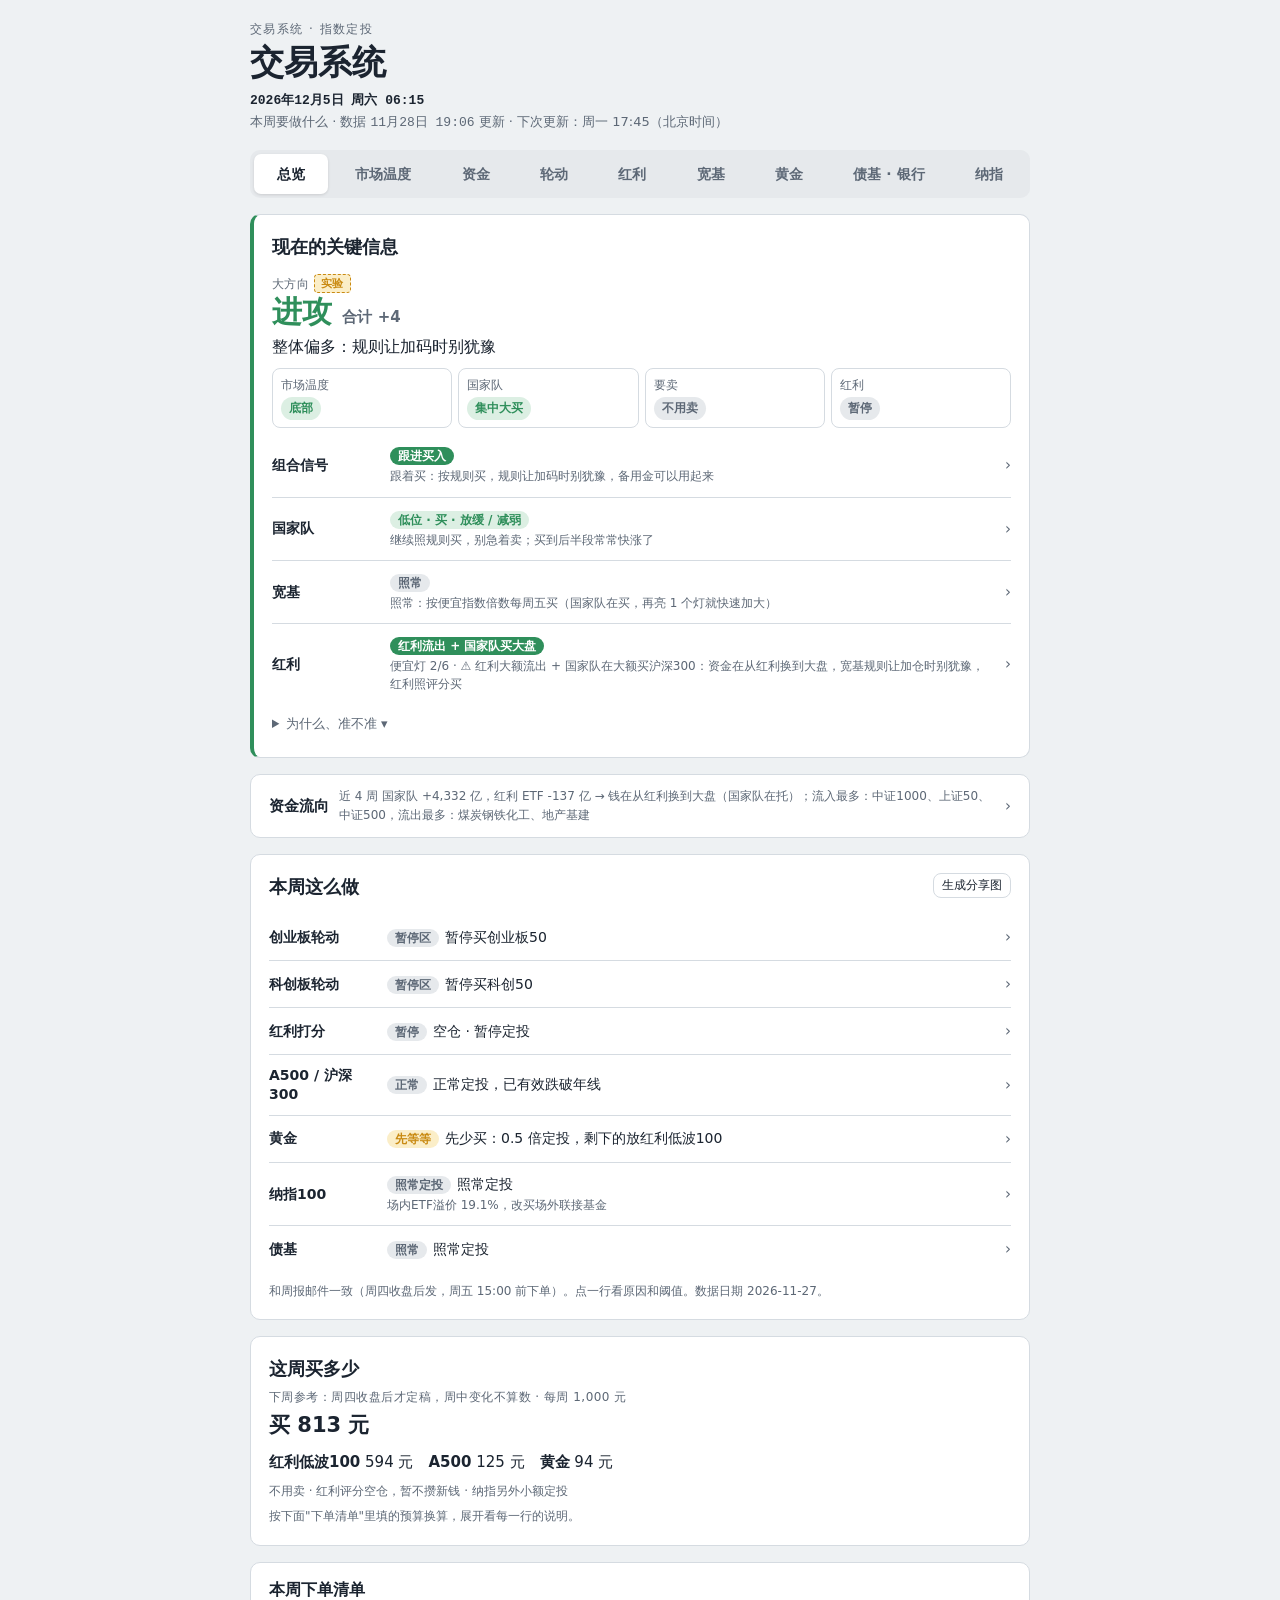
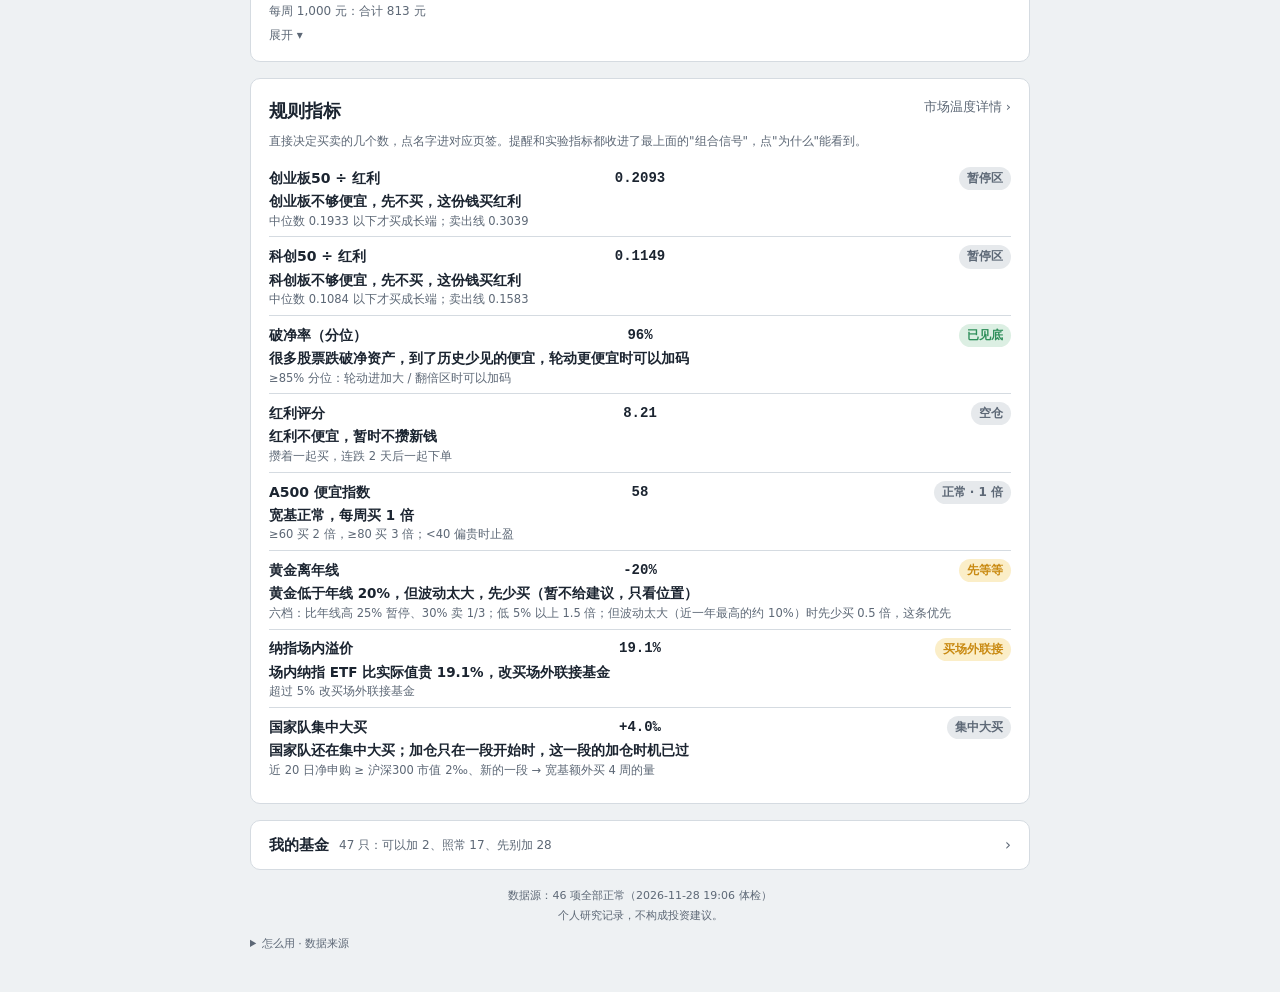
<file: index.html>
<!doctype html>
<html lang="zh-CN">
<head>
<meta charset="utf-8">
<meta name="viewport" content="width=device-width, initial-scale=1, viewport-fit=cover">
<title>交易系统</title>
<link rel="manifest" href="manifest.webmanifest">
<link rel="apple-touch-icon" href="icons/apple-touch-icon.png">
<link rel="icon" type="image/png" href="icons/icon-192.png">
<meta name="theme-color" content="#16294a">
<meta name="apple-mobile-web-app-capable" content="yes">
<meta name="mobile-web-app-capable" content="yes">
<meta name="apple-mobile-web-app-title" content="交易系统">
<meta name="apple-mobile-web-app-status-bar-style" content="default">
<meta name="description" content="几个指数的定投信号，每个交易日自动更新">
<link rel="stylesheet" href="style.css?v=5">
</head>
<body>
<div class="wrap">
<header>
  <div class="eyebrow">交易系统 · 指数定投</div>
  <h1 id="h1">创业板50 ÷ 红利低波100 轮动信号</h1>
  <p id="subRot" hidden>数据每个交易日更新，按周操作（每周五按周四收盘的信号下单）· 更新于 <span class="num" id="updated">—</span></p>
  <p id="subKc" hidden>数据每个交易日更新，按周操作（每周五按周四收盘的信号下单）· 更新于 <span class="num" id="k_updated">—</span></p>
  <p id="subO"><b class="num" id="o_clock" style="color:var(--ink)"></b><br>本周要做什么 · 数据 <span class="num" id="o_data">—</span> 更新 · <span id="o_next"></span></p>
  <p id="subF" hidden>钱最近流到哪个板块、国家队和红利谁在进谁在出 · 只作参考 · 数据 <span class="num" id="f_date">—</span></p>
  <p id="subT" hidden>现在在哪个区间、往哪个方向走 · 只作提醒，不改定投规则 · 数据 <span class="num" id="t_date">—</span></p>
  <p id="subH" hidden>沪深300（000300）· 2005 年以来真实行情 · 估值：市盈率与十年国债 · 数据更新于 <span class="num" id="h_updated">—</span></p>
  <p id="subA" hidden>价格：中证A500（000510）· 估值：沪深300 市盈率与十年国债 · 数据更新于 <span class="num" id="a_updated">—</span></p>
  <p id="subN" hidden>纳斯达克100 指数（美元计价）· 回撤、年线与国内 ETF 溢价率 · 数据更新于 <span class="num" id="n_updated">—</span></p>
  <p id="subG" hidden>黄金ETF（518880）· 压舱石：平时照常买，便宜多入一点，涨得极端卖一部分 · 数据更新于 <span class="num" id="g_updated">—</span></p>
  <p id="subB" hidden>都看十年国债 · 债基：中债7-10年政策性金融债指数类 · 银行：中证银行（实验）· 数据更新于 <span class="num" id="b_updated">—</span></p>
  <p id="subDiv" hidden>每天 200 元为 1 倍 · 四维打分 0~20 分决定买多少 · 先攒着，红利低波100 连跌 2 天后一起买 · 数据更新于 <span class="num" id="dUpdated">—</span></p>
</header>

<div class="tabwrap"><nav class="tabs" role="tablist" aria-label="切换策略">
  <button type="button" role="tab" id="tabO" data-view="overview" aria-selected="true">总览</button>
  <button type="button" role="tab" id="tabT" data-view="temp" aria-selected="false">市场温度</button>
  <button type="button" role="tab" id="tabF" data-view="flow" aria-selected="false">资金</button>
  <button type="button" role="tab" id="tabRot" data-view="rotation" aria-selected="false">轮动</button>
  <button type="button" role="tab" id="tabDiv" data-view="dividend" aria-selected="false">红利</button>
  <button type="button" role="tab" id="tabBroad" data-view="broad" aria-selected="false">宽基</button>
  <button type="button" role="tab" id="tabG" data-view="gold" aria-selected="false">黄金</button>
  <button type="button" role="tab" id="tabB" data-view="bond" aria-selected="false">债基 · 银行</button>
  <button type="button" role="tab" id="tabN" data-view="ndx" aria-selected="false">纳指</button>
</nav></div>
<div class="ranges grp" role="group" aria-label="切换" id="grpSw" hidden></div>
<section class="panel topcard" id="topCard" hidden></section>

<div id="viewO">
<section class="panel topcard" id="vdSec" hidden><h2>现在的关键信息</h2>
  <div id="vdBody"><div class="note">加载中</div></div>
</section>
<a class="panel oneline" href="#flow" id="ovFlowLine" hidden><b>资金流向</b><span class="note" id="ovFlowTxt"></span><span class="chev">›</span></a>
<section class="panel"><h2>本周这么做<button type="button" class="bigbtn" onclick="shareImg('week')">生成分享图</button></h2>
  <div class="todo" id="o_rows"><div class="note">加载中</div></div>
  <p class="note" id="o_note"></p>
</section>
<section class="panel" id="todayCard"><div class="note">加载中</div></section>
<details class="panel fold" id="planSec"><summary>本周下单清单<small id="planSum">加载中</small></summary><div class="pbody">
  <div class="budget">每周预算 <input type="number" id="budget" inputmode="numeric" min="0" step="100" aria-label="每周预算（元）"> 元<span class="note" style="margin:0 0 0 6px">只存在这台手机上</span></div>
  <div class="todo" id="planRows"><div class="note">加载中</div></div>
  <p class="note" id="planNote"></p>
</div></details>
<section class="panel" id="kiSec"><h2>规则指标<a class="hmore" href="#temp">市场温度详情 ›</a></h2>
  <p class="note" style="margin:-6px 0 8px">直接决定买卖的几个数，点名字进对应页签。提醒和实验指标都收进了最上面的"组合信号"，点"为什么"能看到。</p>
  <div id="kiBody"><div class="note">加载中</div></div>
</section>
<div id="o_temp" hidden></div>
<a class="panel oneline" href="funds.html"><b>我的基金</b><span class="note" id="o_my">每只能不能加，含海外小仓位</span><span class="chev">›</span></a>
</div>

<div id="viewT" hidden>
<section class="panel"><h2>现在在哪个区间</h2><div id="t_temp"><div class="note">加载中</div></div></section>
<section class="panel" id="etfh"><h2>国家队资金</h2><p class="note">加载中</p></section>
<section class="panel" id="t_zone"><h2>区间走势</h2><div id="t_zoneBody"><div class="note">加载中</div></div></section>
<section class="panel" id="t_m"><h2>见底信号灯</h2><div id="t_bot"><div class="note">加载中</div></div></section>
<section class="panel" id="tl"><h2>见顶信号灯</h2><p class="note">加载中</p></section>
<section class="panel" id="t_dir"><h2>方向：底部在不在确认</h2><div id="t_dirBody"><div class="note">加载中</div></div></section>
</div>

<div id="viewRot" hidden>
<section class="panel err" id="loadError" hidden>
  <h2>读取数据失败</h2>
  <p id="errMsg" class="note"></p>
  <button type="button" id="retry" style="margin-top:10px;font:inherit;font-weight:700;padding:8px 16px;border-radius:6px;border:1px solid var(--ink);background:var(--ink);color:var(--panel);cursor:pointer">重新读取</button>
</section>

<section class="panel" id="stale" hidden style="border-color:var(--div);background:var(--div-soft)">
  <b>显示的是 <span class="num" id="staleDate"></span> 的数据，已经 <span class="num" id="staleDays"></span> 天没有更新。</b>
  <p class="note" style="margin-top:4px">可能是节假日休市，也可能是自动更新失败。如果不是假期，请到仓库的 Actions 页查看运行记录。</p>
</section>

<section class="panel z-m" id="readout">
  <div class="readout">
    <div>
      <div class="label">当前信号值 · <span class="num" id="asof">—</span></div>
      <div><span class="big num" id="ratio">—</span><span class="delta num" id="delta"></span></div>
      <span class="action" id="action">加载中</span>
    </div>
    <div class="dist">
      <div class="drow"><div class="top"><span>距买入线 <span class="num" id="loTxt"></span>（每周买<span class="gname">创业板50</span>）</span><b class="num" id="dLo"></b></div><div class="bar"><i id="bLo" style="background:var(--grow)"></i></div></div>
      <div class="drow"><div class="top"><span>距加大买入线 <span class="num" id="hiTxt"></span>（多买）</span><b class="num" id="dHi"></b></div><div class="bar"><i id="bHi" style="background:var(--div)"></i></div></div>
      <div class="drow"><div class="top"><span>距卖出线 <span class="num" id="sTxt"></span>（卖 1/3 <span class="gname">创业板50</span>）</span><b class="num" id="dS"></b></div><div class="bar"><i id="bS" style="background:var(--mark)"></i></div></div>
      <div class="label">进度条按信号值变化计，满格 50%</div>
    </div>
  </div>
  <div class="kv">
    <div><div class="label">较上一交易日</div><div class="v" id="cyb">—</div></div>
    <div><div class="label">较 4 周前</div><div class="v" id="hl">—</div></div>
    <div><div class="label">近1500日分位</div><div class="v" id="p1500">—</div></div>
    <div><div class="label">全样本分位</div><div class="v" id="pall">—</div></div>
  </div>
</section>

<section class="panel">
  <h2>信号区间尺</h2>
  <div class="ruler" id="ruler">
    <div class="pin lo" id="pinLo"><span id="pinLoD"></span><b id="pinLoV"></b></div>
    <div class="pin hi" id="pinHi"><span id="pinHiD"></span><b id="pinHiV"></b></div>
    <div class="pin now" id="pinNow"><span>现在</span><b id="pinNowV"></b></div>
    <div class="track" id="track"></div>
  </div>
  <div class="ticks" id="ticks"></div>
  <p class="note" id="sellNote"></p>
</section>

<section class="panel">
  <h2>信号走势</h2>
  <div class="ranges" role="group" aria-label="时间范围" data-for="chart"><button type="button" data-r="1y">近1年</button><button type="button" data-r="3y">近3年</button><button type="button" data-r="all" aria-pressed="true">全部</button></div>
  <div class="chartwrap"><svg class="chart" id="chart" viewBox="0 0 720 300" role="img" style="touch-action:pan-y" aria-label="信号值历史走势"></svg><div class="tip" hidden></div></div>
  <p class="note hint">手指按住或鼠标移到图上查看每天的数值</p>
  <div class="legend">
    <span><i style="border-color:var(--ink)"></i>信号值</span>
    <span><i style="border-color:var(--mark);border-top-style:dashed"></i>均值 <b class="num" id="lgMean"></b></span>
    <span><i style="border-color:var(--muted);border-top-style:dotted"></i>中位数 <b class="num" id="lgMed"></b></span>
  </div>
  <div class="kv">
    <div><div class="label">P10 / P25</div><div class="v" id="p1025"></div></div>
    <div><div class="label">P75 / P90</div><div class="v" id="p7590"></div></div>
    <div><div class="label">近1500日均值</div><div class="v" id="m1500"></div></div>
    <div><div class="label">样本天数</div><div class="v" id="share"></div></div>
  </div>
</section>

<section class="panel">
  <h2>回测：每周定投</h2>
  <div class="scroll"><table>
    <thead><tr><th>方案</th><th class="r">年化 XIRR</th><th class="r">最大回撤</th><th class="r">累计投入</th><th class="r">期末市值</th></tr></thead>
    <tbody id="bt"></tbody>
  </table></div>
  <p class="note" id="btNote"></p>
  <h2 style="margin-top:18px">阈值调整记录</h2>
  <div class="scroll"><table id="heat"></table></div>
  <p class="note" id="heatCur"></p>
</section>

<section class="panel">
  <h2>近一年信号（52 周）</h2>
  <div class="scroll"><table>
    <thead><tr><th>周首交易日</th><th class="r">信号值</th><th>区间</th><th>回测里的操作</th></tr></thead>
    <tbody id="weeks"></tbody>
  </table></div>
</section>

<section class="panel rules">
  <h2>规则速查</h2>
  <div class="rule"><span class="k" id="r1k">&lt; 0.16</span><span>定投创业板50（159949），现金池一次性回补</span></div>
  <div class="rule"><span class="k" id="r2k">0.16–0.28</span><span>空仓，定投额存入现金池等信号</span></div>
  <div class="rule"><span class="k" id="r3k">≥ 0.28</span><span>定投红利低波100（515100），现金池一次性回补，股息复投</span></div>
  <div id="sellRules"></div>
</section>
</div>

<div id="viewKc" hidden>
<section class="panel err" id="k_loadError" hidden>
  <h2>读取数据失败</h2>
  <p id="k_errMsg" class="note"></p>
  <button type="button" id="k_retry" style="margin-top:10px;font:inherit;font-weight:700;padding:8px 16px;border-radius:6px;border:1px solid var(--ink);background:var(--ink);color:var(--panel);cursor:pointer">重新读取</button>
</section>

<section class="panel" id="k_stale" hidden style="border-color:var(--div);background:var(--div-soft)">
  <b>显示的是 <span class="num" id="k_staleDate"></span> 的数据，已经 <span class="num" id="k_staleDays"></span> 天没有更新。</b>
  <p class="note" style="margin-top:4px">可能是节假日休市，也可能是自动更新失败。如果不是假期，请到仓库的 Actions 页查看运行记录。</p>
</section>

<section class="panel z-m" id="k_readout">
  <div class="readout">
    <div>
      <div class="label">当前信号值 · <span class="num" id="k_asof">—</span></div>
      <div><span class="big num" id="k_ratio">—</span><span class="delta num" id="k_delta"></span></div>
      <span class="action" id="k_action">加载中</span>
    </div>
    <div class="dist">
      <div class="drow"><div class="top"><span>距买入线 <span class="num" id="k_loTxt"></span>（每周买<span class="gname">科创50</span>）</span><b class="num" id="k_dLo"></b></div><div class="bar"><i id="k_bLo" style="background:var(--grow)"></i></div></div>
      <div class="drow"><div class="top"><span>距加大买入线 <span class="num" id="k_hiTxt"></span>（多买）</span><b class="num" id="k_dHi"></b></div><div class="bar"><i id="k_bHi" style="background:var(--div)"></i></div></div>
      <div class="drow"><div class="top"><span>距卖出线 <span class="num" id="k_sTxt"></span>（卖 1/3 <span class="gname">科创50</span>）</span><b class="num" id="k_dS"></b></div><div class="bar"><i id="k_bS" style="background:var(--mark)"></i></div></div>
      <div class="label">进度条按信号值变化计，满格 50%</div>
    </div>
  </div>
  <div class="kv">
    <div><div class="label">较上一交易日</div><div class="v" id="k_cyb">—</div></div>
    <div><div class="label">较 4 周前</div><div class="v" id="k_hl">—</div></div>
    <div><div class="label">近1500日分位</div><div class="v" id="k_p1500">—</div></div>
    <div><div class="label">全样本分位</div><div class="v" id="k_pall">—</div></div>
  </div>
</section>

<section class="panel">
  <h2>信号区间尺</h2>
  <div class="ruler" id="k_ruler">
    <div class="pin lo" id="k_pinLo"><span id="k_pinLoD"></span><b id="k_pinLoV"></b></div>
    <div class="pin hi" id="k_pinHi"><span id="k_pinHiD"></span><b id="k_pinHiV"></b></div>
    <div class="pin now" id="k_pinNow"><span>现在</span><b id="k_pinNowV"></b></div>
    <div class="track" id="k_track"></div>
  </div>
  <div class="ticks" id="k_ticks"></div>
  <p class="note" id="k_sellNote"></p>
</section>

<section class="panel">
  <h2>信号走势</h2>
  <div class="ranges" role="group" aria-label="时间范围" data-for="k_chart"><button type="button" data-r="1y">近1年</button><button type="button" data-r="3y">近3年</button><button type="button" data-r="all" aria-pressed="true">全部</button></div>
  <div class="chartwrap"><svg class="chart" id="k_chart" viewBox="0 0 720 300" role="img" style="touch-action:pan-y" aria-label="信号值历史走势"></svg><div class="tip" hidden></div></div>
  <p class="note hint">手指按住或鼠标移到图上查看每天的数值</p>
  <div class="legend">
    <span><i style="border-color:var(--ink)"></i>信号值</span>
    <span><i style="border-color:var(--mark);border-top-style:dashed"></i>均值 <b class="num" id="k_lgMean"></b></span>
    <span><i style="border-color:var(--muted);border-top-style:dotted"></i>中位数 <b class="num" id="k_lgMed"></b></span>
  </div>
  <div class="kv">
    <div><div class="label">P10 / P25</div><div class="v" id="k_p1025"></div></div>
    <div><div class="label">P75 / P90</div><div class="v" id="k_p7590"></div></div>
    <div><div class="label">近1500日均值</div><div class="v" id="k_m1500"></div></div>
    <div><div class="label">样本天数</div><div class="v" id="k_share"></div></div>
  </div>
</section>

<section class="panel">
  <h2>回测：每周定投</h2>
  <div class="scroll"><table>
    <thead><tr><th>方案</th><th class="r">年化 XIRR</th><th class="r">最大回撤</th><th class="r">累计投入</th><th class="r">期末市值</th></tr></thead>
    <tbody id="k_bt"></tbody>
  </table></div>
  <p class="note" id="k_btNote"></p>
  <h2 style="margin-top:18px">阈值调整记录</h2>
  <div class="scroll"><table id="k_heat"></table></div>
  <p class="note" id="k_heatCur"></p>
</section>

<section class="panel">
  <h2>近一年信号（52 周）</h2>
  <div class="scroll"><table>
    <thead><tr><th>周首交易日</th><th class="r">信号值</th><th>区间</th><th>回测里的操作</th></tr></thead>
    <tbody id="k_weeks"></tbody>
  </table></div>
</section>

<section class="panel rules">
  <h2>规则速查</h2>
  <div class="rule"><span class="k" id="k_r1k"></span><span>定投科创50（588000），现金池一次性回补</span></div>
  <div class="rule"><span class="k" id="k_r2k"></span><span>空仓，定投额存入现金池等信号</span></div>
  <div class="rule"><span class="k" id="k_r3k"></span><span>定投红利低波100（515100），现金池一次性回补，股息复投</span></div>
  <div id="k_sellRules"></div>
</section>
</div>


<div id="viewBroad" hidden>
<section class="panel" style="padding-bottom:12px">
  <div class="ranges" role="group" aria-label="切换指数" id="broadSw" style="margin:0 0 8px"><button type="button" data-b="a500" aria-pressed="true">中证A500</button><button type="button" data-b="hs300">沪深300</button></div>
  <p class="note" style="margin:0">两个指数用同一个便宜指数（都看沪深300 的市盈率和十年国债），结论总是一样，<b>买其中一个就行</b>。A500 覆盖更广；沪深300 有 2005 年以来的真实行情，用来验证规则。</p>
</section>
<div id="viewA" hidden></div>
<div id="viewH" hidden></div>
</div>
<div id="viewG" hidden></div>
<div id="viewB" hidden></div>
<div id="viewN" hidden></div>

<div id="viewF" hidden>
<section class="panel"><h2>钱流到哪个板块 <span class="exptag">实验</span></h2>
  <p class="concl" id="secNow"></p>
  <div class="ranges" role="group" aria-label="看多久" data-for="secW"><button type="button" data-w="w1">近1周</button><button type="button" data-w="w4" aria-pressed="true">近4周</button><button type="button" data-w="w13">近3个月</button></div>
  <div class="ranges" role="group" aria-label="看哪类" data-for="secK"><button type="button" data-k="" aria-pressed="true">全部</button><button type="button" data-k="宽基">宽基</button><button type="button" data-k="行业">行业</button></div>
  <div id="secBars"></div>
  <details class="sub"><summary>怎么算的 ▾</summary><p class="note">上交所、深交所 ETF 每天份额 × 净值 = 净流入。按名字分成宽基 8 类、红利、行业 20 类（港股、海外、债券、货币不算），每类取最大的 5 只；条的长短是净流入占这一类 ETF 规模的比例（相对值，大小板块能直接比），后面是金额。只作参考，不改任何买卖。</p></details>
</section>
<section class="panel" id="ovFlow">
  <h2>国家队 vs 红利 <span class="exptag">实验</span></h2>
  <p class="concl" id="ovFt"></p>
  <div class="ranges" role="group" aria-label="时间范围" data-for="ovFlow"><button type="button" data-n="13">3个月</button><button type="button" data-n="26" aria-pressed="true">半年</button><button type="button" data-n="0">1年</button></div>
  <h3 class="h3">国家队每周净买入（7 个指数，亿元）与沪深300</h3>
  <div class="chartwrap"><svg class="chart" id="ovC1" viewBox="0 0 720 170" role="img" style="touch-action:pan-y"></svg><div class="tip" hidden></div></div>
  <h3 class="h3">红利 ETF 每周净流入（亿元）与红利低波100</h3>
  <div class="chartwrap"><svg class="chart" id="ovC2" viewBox="0 0 720 170" role="img" style="touch-action:pan-y"></svg><div class="tip" hidden></div></div>
  <div class="legend"><span><i style="border-color:var(--grow)"></i>净买入</span><span><i style="border-color:var(--mark)"></i>净卖出</span><span><i style="border-color:var(--ink)"></i>沪深300 / 红利低波100（右轴）</span></div>
  <details class="sub"><summary>怎么看 ▾</summary><p class="note">两张图同一组日期。国家队在买、红利在流出 = 钱从红利换到大盘；国家队在卖、红利在流入 = 钱躲进红利（2026-04~06）。只作参考，详细在<a href="#temp">市场温度</a>和<a href="#dividend">红利</a>页。</p></details>
</section>
</div>
<div id="viewDiv" hidden>
<section class="panel err" id="dErr" hidden>
  <h2>读取红利打分数据失败</h2>
  <p id="dErrMsg" class="note"></p>
  <button type="button" class="btn" id="dRetry" style="margin-top:10px">重新读取</button>
</section>

<section class="panel" id="dStale" hidden style="border-color:var(--div);background:var(--div-soft)">
  <b>显示的是 <span class="num" id="dStaleDate"></span> 的评分，已经 <span class="num" id="dStaleDays"></span> 天没有更新。</b>
  <p class="note" style="margin-top:4px">可能是节假日休市，也可能是自动更新失败。</p>
</section>

<section class="panel" id="dScore">
  <div style="text-align:right;margin:-6px 0 8px"><button type="button" class="bigbtn" style="float:none" onclick="shareImg('div')">生成分享图</button></div>
  <div class="kv5">
    <div><div class="label">收盘</div><div class="v" id="dClose">—</div></div>
    <div><div class="label">PE</div><div class="v" id="dPe">—</div></div>
    <div><div class="label">股息率</div><div class="v" id="dDy">—</div></div>
    <div><div class="label">十年国债</div><div class="v" id="dY10">—</div></div>
    <div><div class="label">利差</div><div class="v" id="dSp">—</div></div>
  </div>
  <div class="readout" style="margin-top:16px">
    <div>
      <div class="label">今日评分 · <span class="num" id="dAsof">—</span></div>
      <div><span class="big num" id="dScoreV">—</span><span class="num of">/ 20</span></div>
      <p class="note" id="dGap" style="margin-top:6px;color:var(--mark)"></p>
    </div>
    <div>
      <span class="action tierpill" id="dAction">加载中</span>
      <p class="note" id="dBatch" style="margin:6px 0 0;font-weight:600"></p>
      <p class="note" id="dPct"></p>
      <p class="note" id="dPos" style="display:none;margin-top:4px"></p>
      <p class="note" id="dFlow" style="display:none;margin-top:4px"></p>
    </div>
  </div>
</section>

<section class="panel" id="djPanel" hidden>
  <h2>红利综合判断：便宜灯 + 资金 <span class="exptag">实验</span></h2>
  <p class="concl" id="djNow"></p>
  <div id="djLights"></div>
  <p class="note" id="djFlow" style="margin-top:8px"></p>
  <details style="margin-top:6px"><summary>亮几个灯，之后怎么样（回测）</summary>
    <div class="scroll"><table id="djTab"><thead><tr><th>亮几个灯</th><th class="r">一年后</th><th class="r">一年后上涨</th><th class="r">再跌 平均/最坏</th><th class="r">跌超10%</th></tr></thead><tbody></tbody></table></div>
    <p class="note">2018-05 起，红利低波100 全收益；前后两段（2018~2022-07、2022-07 起）都成立。灯多说明便宜、之后少跌，但拿来调倍数赢不了随机，所以<b>只作判断，不改倍数</b>：灯多时放心按规则买、规则让加码时坚定加码；灯少时别额外加钱。资金情况（2023 起样本少）：突发大额流入 + 国家队在买 → ⚠ 及时看；一直大额流入 → 追的人多，别追；资金流出 + 位置便宜 → 没人要，照评分慢慢买；国家队在卖 + 资金流出 → 偏弱；大额流出（单日 ≤ 规模 −0.8%）普通提醒、注意几天：国家队在卖 → 偏弱，别额外加钱；国家队没动 → 没人要，照评分慢慢买（2023 起一笔比一笔大的流出 6 次 5 次之后 60 天涨）。<b>红利大额流出 + 国家队在低位 / 中间大额买沪深300 → ⚠ 着重提醒</b>：资金在从红利换到大盘（2024-02、2025-05 之后 60 天沪深300 +5%）；国家队在高位护盘时不算（2026-08 之后沪深300 −13%）。<b>反过来，红利一直流入 + 国家队一直在卖沪深300 → ⚠ 着重提醒</b>：资金从大盘躲进红利（2026-04~06 就是这样），之后 60 天沪深300 −4.6%、只有 13% 上涨，红利 −1.3%：宽基别额外加钱，红利也别追。跌透转头（近 20 天评分到过 14 + 位置便宜 + 站上 20 日线 + 比低点高 3%）2018 起 5 次，之后 120 天都涨。只在 ⚠ 和"偏弱"时发邮件。</p>
  </details>
</section>

<section class="panel" id="dfPanel" hidden>
  <h2>红利 ETF 资金：有没有人在买 <span class="exptag">实验</span></h2>
  <p class="concl" id="dfNow"></p>
  <div class="ranges" role="group" aria-label="按周还是按天" data-for="dfG"><button type="button" data-g="w" aria-pressed="true">每周</button><button type="button" data-g="d">每天</button></div>
  <div class="ranges" role="group" aria-label="时间范围" data-for="dfChart"><button type="button" data-r="60">3个月</button><button type="button" data-r="250">近1年</button><button type="button" data-r="0" aria-pressed="true">全部</button><button type="button" class="bigbtn" data-big="dfChart" data-title="红利 ETF 每周净流入与红利低波100">⤢ 横屏看大图</button></div>
  <div class="chartwrap"><svg class="chart" id="dfChart" viewBox="0 0 720 260" role="img" style="touch-action:pan-y" aria-label="红利ETF每周净流入和红利低波100"></svg><div class="tip" hidden></div></div>
  <div class="legend"><span><i style="border-color:var(--grow)"></i><b id="dfLg" style="font-weight:400">每周净流入（亿元，左轴）</b></span><span><i style="border-color:var(--mark)"></i>净流出</span><span><i style="border-color:var(--div)"></i>红利低波100（右轴）</span></div>
  <p class="note">A 股红利类 ETF（名字带"红利"，不含港股、海外）每天份额变化 × 当天净值，按周加总。<b>只作参考，不改买卖</b>：2023 年起看是越跌越买、越涨越卖（2026-06 红利见底、科创见顶时一个月净流入约 140 亿，7~8 月反弹时流出），所以流入不是买点，只说明"跌的时候有人在接"。<span id="dfCover"></span></p>
</section>

<section class="panel">
  <h2>近半个月每天怎么买</h2>
  <div class="scroll"><table id="dRecent"><thead><tr><th>日期</th><th class="r">评分</th><th>当天</th><th class="r">指数涨跌</th></tr></thead><tbody></tbody></table></div>
  <p class="note">指数是红利低波100。每天收盘后按评分记下该买多少（每天 200 元为 1 倍），<b>先攒着；红利低波100 连续跌 2 天后，第二天把攒着的一起买</b>（回测年化 <span id="dBtS">—</span>，每天买是 <span id="dBtD">—</span>，下单次数少到约四分之一）。换档要连续 2 天落在新档位才算。到减仓线不用等连跌，下一个交易日就卖；每条线一段行情只卖一次，评分回到 12 以上重新计。评分涨、指数跌，说明越跌越便宜；评分跌、指数涨，说明涨贵了。</p>
</section>

<section class="panel">
  <h2>评分区间尺</h2>
  <div class="ruler sruler" id="sRuler">
    <div class="pin now" id="sNow"><span>现在</span><b id="sNowV"></b></div>
    <div class="pin hi" id="sHi"><span id="sHiD"></span><b id="sHiV"></b></div>
    <div class="pin lo" id="sLo"><span id="sLoD"></span><b id="sLoV"></b></div>
    <div class="track">
      <div class="seg l" style="width:30%">减仓<br>≤6</div>
      <div class="seg m" style="width:10%">空仓</div>
      <div class="seg y1" style="width:10%">少买</div>
      <div class="seg y2" style="width:10%">正常</div>
      <div class="seg y3" style="width:10%">多买</div>
      <div class="seg r" style="width:30%">加码<br>≥14</div>
    </div>
  </div>
  <div class="ticks"><span style="left:0;transform:none">0</span><span style="left:30%">6</span><span style="left:50%">10</span><span style="left:70%">14</span><span style="left:100%;transform:translateX(-100%)">20</span></div>
  <p class="note">评分越高越便宜、买得越多。高点和低点是评分本身的历史极值，不是指数价格的高低点。</p>
</section>

<section class="panel">
  <h2>评分走势</h2>
  <div class="ranges" role="group" aria-label="时间范围" data-for="sChart"><button type="button" data-r="1y">近1年</button><button type="button" data-r="3y">近3年</button><button type="button" data-r="all" aria-pressed="true">全部</button></div>
  <div class="chartwrap"><svg class="chart" id="sChart" viewBox="0 0 720 260" role="img" style="touch-action:pan-y" aria-label="评分与红利低波100走势"></svg><div class="tip" hidden></div></div>
  <p class="note hint">手指按住或鼠标移到图上查看每天的数值</p>
  <div class="legend">
    <span><i style="border-color:var(--ink)"></i>评分（左轴）</span>
    <span><i style="border-color:var(--mark)"></i>红利低波100（右轴）</span>
    <span><i style="border-color:var(--mark-soft);border-top-width:8px"></i>≥12 多买 / 加码</span>
    <span><i style="border-color:var(--grow-soft);border-top-width:8px"></i>≤6 减仓</span>
  </div>
  <p class="concl" id="dChartConcl"></p>
</section>

<section class="panel">
  <h2>四维体检</h2>
  <p class="note" style="margin:-6px 0 12px">每项 0~100，分越高越便宜。条越长越便宜。</p>
  <div class="dims" id="dims"></div>
</section>

<section class="panel" id="posPanel" hidden>
  <h2>红利位置：便宜还是贵 <span class="exptag">实验</span></h2>
  <p class="concl" id="posNow"></p>
  <div class="ranges" role="group" aria-label="看哪个" data-for="pChart"><button type="button" data-m="pos" aria-pressed="true">红利位置</button><button type="button" data-m="dy">股息率</button><button type="button" data-m="sp">股债利差</button></div>
  <div class="chartwrap"><svg class="chart" id="pChart" viewBox="0 0 720 260" role="img" style="touch-action:pan-y" aria-label="红利位置、股息率、利差和全收益指数"></svg><div class="tip" hidden></div></div>
  <div class="legend" id="pLegend"></div>
  <div class="scroll"><table id="posTab"><thead><tr><th>位置</th><th class="r">半年后</th><th class="r">一年后</th><th class="r">涨的概率</th><th class="r">再跌</th></tr></thead><tbody></tbody></table></div>
  <p class="note">红利位置 = 股息率、股债利差（股息率 − 十年国债）各自在近 5 年里高于多少比例的日子，取平均；越高越便宜。表格是 2012 年底以来每一档之后红利低波100 全收益指数的平均表现（涨的概率 = 一年后上涨的比例；再跌 = 一年内平均最多再跌多少），随数据自动更新。<b>只作参考，不改买卖：评分说不买（空仓）时照样不买</b>；它只回答「规则让买的时候，该坚定还是该收着」。两者看的东西不同：评分一半看技术面（最近涨多了没有），位置只看股息和利差，所以有时会不一致（2018 年以来约 14% 的周是评分空仓、位置偏便宜）。历史数据里段数不多、相邻日子高度重叠，表格只看大致方向。</p>
</section>


<details class="panel fold"><summary>规则：每天记多少、什么时候买卖</summary><div class="pbody">
  <h3 class="h3">规则速查</h3>
  <div class="rule"><span class="k">每天记钱</span><span>按前一天收盘的评分记下该买多少（下表），换档要连续 2 天才算</span></div>
  <div class="rule"><span class="k">一起买</span><span>红利低波100 连跌 2 天，下一个交易日把攒的钱一起买掉；账上是 0 就不买</span></div>
  <div class="rule"><span class="k">≤ 6/4/2</span><span>下一个交易日分别卖 25% / 33% / 50%，每条线一段行情只卖一次；回到 12 分以上买回</span></div>
  <h3 class="h3">八档金额表</h3>
  <div class="scroll"><table id="tierTbl">
    <thead><tr><th>评分</th><th class="r">倍数</th><th class="r">每天金额</th><th>含义</th></tr></thead>
    <tbody></tbody>
  </table></div>
  <p class="note">每天 200 元为 1 倍。记下的钱先攒着，红利低波100 连跌 2 天后下一个交易日一起买。评分跌破 6 / 4 / 2 时，下一个交易日分批卖出 25% / 33% / 50%（每条线一段行情只卖一次），卖出的钱等评分回到 12 分以上再买回。</p>
</div></details>

<details class="panel fold"><summary>回测和性格对比</summary><div class="pbody">
  <h3 class="h3">回测：每天 200 元</h3>
  <div class="scroll"><table>
    <thead><tr><th>方案</th><th class="r">年化 XIRR</th><th class="r">净值回撤</th><th class="r">Calmar</th><th class="r">期末现金</th></tr></thead>
    <tbody id="dBt"></tbody>
  </table></div>
  <p class="note" id="dBtNote"></p>
  <h3 class="h3">性格对比</h3>
  <div class="pers" id="pers"></div>
  <p class="note" id="persNote"></p>
</div></details>
</div>

<footer>
  <span id="health">数据源状态读取中</span><br>
  个人研究记录，不构成投资建议。
  <details style="text-align:left;margin-top:8px"><summary style="cursor:pointer">怎么用 · 数据来源</summary>
  <p style="margin:8px 0">怎么用：轮动（创业板、科创板）、宽基（A500 / 沪深300 二选一）、黄金每周买一次，周报在周四收盘后发，周五 15:00 前按周报下单；卖出信号出现当天会发邮件。红利打分每天按评分记账、先攒着，红利低波100 连跌 2 天后一起买。纳指100 不占比例，单独小额定投（场外联接）。各板块没买完的钱都放红利低波100。QDII 小仓位在“我的基金”页，只作提醒。市场温度、托底资金只作提醒；标“实验”的指标还在观察，不改规则。</p>
  <p style="margin:0 0 8px">数据来源：东方财富、中证指数官网、国证指数官网、腾讯、新浪、纳斯达克官网等，每项数据有多个备用接口，自动选择可用的。回测用价格指数加回股息率假设，未计跟踪误差与管理费。</p>
  </details>
</footer>
</div>

<script src="charts.js?v=6"></script>
<script>
(function(){
const $=id=>document.getElementById(id);
const f4=x=>x.toFixed(4);
const pc=(x,d=1)=>(x*100).toFixed(d)+"%";


function Rot(p,file,cfg){
const q=id=>document.getElementById(p+id);
const G_=cfg.g;
const ZCLS={dbl:"l",day:"l",wk:"l",pause:"m",armed:"h",sell:"s"};
const ZNM={dbl:"翻倍买入",day:"加大买入",wk:"每周买入",pause:"暂停"};
const chart=LineChart(q("chart"),{W:720,H:300});
function load(){
  q("loadError").hidden=true;
  fetch(file+"?t="+Date.now(),{cache:"no-store"})
    .then(r=>{if(!r.ok)throw new Error(r.status===404?"NOFILE":"HTTP "+r.status);return r.json()})
    .then(d=>{if(!d||!d.latest)throw new Error("数据格式不对");render(d)})
    .catch(e=>{
      q("loadError").hidden=false;
      let msg;
      if(location.protocol==="file:")msg="直接双击打开本地文件时，浏览器不允许读取数据文件。请部署到 GitHub Pages 后访问，或在项目目录运行 python -m http.server 后打开 http://localhost:8000。";
      else if(e.message==="NOFILE")msg="还没有生成数据文件。请到仓库的 Actions 页面手动运行一次“更新比值数据”，完成后刷新本页。";
      else msg="网络不稳定或数据文件损坏，请稍后点“重新读取”。（"+e.message+"）";
      q("errMsg").textContent=msg;
      if(q("ratio").textContent==="—")q("action").textContent="暂无数据";
    });
}
q("retry").addEventListener("click",load);
return {load};

function render(d){
  const P=d.params,S=d.stats,L=d.latest,T=P.th,PL=d.plan;
  q("updated").textContent=d.updated;
  const now=new Date(Date.now()+8*3600e3), last=new Date(L.date+"T00:00:00Z");
  const days=Math.floor((Date.UTC(now.getUTCFullYear(),now.getUTCMonth(),now.getUTCDate())-last)/864e5);
  if(days>4){q("stale").hidden=false;q("staleDate").textContent=L.date;q("staleDays").textContent=days;}
  q("asof").textContent=L.date;
  q("ratio").textContent=f4(L.ratio);
  const dd=L.ratio/L.prev_ratio-1;
  q("delta").textContent=(dd>=0?"▲ ":"▼ ")+pc(Math.abs(dd),2);
  q("delta").style.color=dd>=0?"var(--grow)":"var(--mark)";
  q("readout").className="panel z-"+(ZCLS[PL.zone]||"m");
  q("action").textContent=PL.zone_name+" · "+PL.actions[0];
  const bar=(id,x)=>q(id).style.width=Math.max(4,100-Math.min(100,Math.max(0,x)/.5*100))+"%";
  const dm=T.mid/L.ratio-1,dy=T.day/L.ratio-1,ds=T.s1/L.ratio-1;
  q("loTxt").textContent=T.mid;q("hiTxt").textContent=T.day;q("sTxt").textContent=T.s1;
  q("dLo").textContent=dm>=0?"已进入":"还需跌 "+pc(-dm);bar("bLo",-dm);
  q("dHi").textContent=dy>=0?"已进入":"还需跌 "+pc(-dy);bar("bHi",-dy);
  q("dS").textContent=ds<=0?"已进入":"还需涨 "+pc(ds);bar("bS",ds);
  {const sg=x=>(x>=0?"+":"")+(x*100).toFixed(2)+"%",w=d.weekly,r4=w.length>4?w[w.length-5][1]:null;
    q("cyb").textContent=sg(L.ratio/L.prev_ratio-1);q("hl").textContent=r4?sg(L.ratio/r4-1):"—";}
  q("p1500").textContent=pc(S.pctile_1500);q("pall").textContent=pc(S.pctile_all);
  const more=PL.actions.slice(1).concat(PL.warn);
  more.push(`见底确认：破净率${PL.hot?"已到":"未到"}近 10 年 85% 分位（${PL.hot?"可以加码和转仓":"先不加码"}）；${G_} ${PL.g_close.toFixed(0)}，年线 ${PL.g_ma250.toFixed(0)}（${PL.g_close>=PL.g_ma250?"在年线上方":"在年线下方"}）`);
  q("sellNote").innerHTML=(more.length?"<b>"+more.join("；")+"。</b><br>":"")+
    `阈值按过去 ${P.th_years} 年信号值的分位计算，${P.th_date} 起生效，每年 1 月、7 月各调整一次。进入买入区间要连续 3 个交易日在线下。卖出线之间的红色短线依次为第 1、2、3 档。`;

  // 区间尺
  const MIN=cfg.min,MAX=Math.max(cfg.max,Math.ceil((Math.max(S.max,T.s3)+0.02)/cfg.tick)*cfg.tick);
  const at=v=>Math.min(100,Math.max(0,(v-MIN)/(MAX-MIN)*100));
  q("track").innerHTML=
    `<div class="seg l" style="width:${at(T.day)}%">加大/翻倍<br>&lt;${T.day}</div>`+
    `<div class="seg l" style="width:${at(T.mid)-at(T.day)}%;opacity:.75">每周买<br>&lt;${T.mid}</div>`+
    `<div class="seg m" style="width:${at(T.s1)-at(T.mid)}%">暂停<br>买红利</div>`+
    `<div class="seg h" style="width:${100-at(T.s1)}%">卖出区<br>≥${T.s1}</div>`+
    [T.dbl,T.s1,T.s2,T.s3].map(v=>`<i class="sellmark" style="left:${at(v)}%"></i>`).join("");
  ["pinLo","pinHi","pinNow"].forEach(id=>{const v=id==="pinLo"?S.min:id==="pinHi"?S.max:L.ratio,p=at(v),el=q(id);
    el.style.transform=p<12?"translateX(-12px)":p>88?"translateX(calc(-100% + 12px))":"translateX(-50%)";
    el.style.alignItems=p<12?"flex-start":p>88?"flex-end":"center"});
  q("pinLo").style.left=at(S.min)+"%";q("pinLoV").textContent=f4(S.min);q("pinLoD").textContent="低谷 "+S.min_date;
  q("pinHi").style.left=at(S.max)+"%";q("pinHiV").textContent=f4(S.max);q("pinHiD").textContent="峰值 "+S.max_date;
  q("pinNow").style.left=at(L.ratio)+"%";q("pinNowV").textContent=f4(L.ratio);
  let t="";for(let v=MIN;v<=MAX+1e-9;v+=cfg.tick)t+=`<span style="left:${at(v)}%">${v.toFixed(2)}</span>`;
  q("ticks").innerHTML=t;

  // 走势图（阈值线为当前这半年的）
  chart.set(d.series,{
    bands:[{to:T.mid,fill:"var(--grow-soft)"},{from:T.s1,fill:"var(--div-soft)"}],
    lines:[{v:S.median,c:"var(--muted)",dash:"2 3"},{v:T.dbl,c:"var(--grow)",dash:"3 3",w:1,label:"翻倍 "+T.dbl},
      {v:T.s1,c:"var(--mark)",dash:"3 3",w:1,label:"卖 "+T.s1}],
    tip:(dt,v)=>{const z=v<T.dbl?"翻倍买入线下":v<T.day?"加大买入线下":v<T.mid?"每周买入":v>=T.s1?"卖出区":"暂停区";
      return `${dt}<br><b>${v.toFixed(4)}</b> ${z}（按当前阈值）`}});
  q("lgMean").textContent=f4(S.mean);q("lgMed").textContent=f4(S.median);
  q("p1025").textContent=S.p10.toFixed(3)+" / "+S.p25.toFixed(3);
  q("p7590").textContent=S.p75.toFixed(3)+" / "+S.p90.toFixed(3);
  q("m1500").textContent=f4(S.mean_1500);
  q("share").textContent=S.days.toLocaleString()+" 天";

  // 回测
  const O=P.old,names={plan:"平衡版（现行：见底加码、跌破年线暂停）",sell:`旧版：固定线 ${O.lo} / ${O.hi} 轮动 + 分档卖出`,cyb:`只定投${G_}`,hl:"只定投红利低波100"};
  q("bt").innerHTML=["plan","sell","cyb","hl"].filter(k=>d.backtest[k]).map(k=>{const b=d.backtest[k];
    return `<tr class="${k==="plan"?"hl":""}"><td>${names[k]}</td><td class="r num">${b.xirr==null?"—":pc(b.xirr)}</td><td class="r num">${pc(b.mdd)}</td><td class="r num">${b.invested.toLocaleString()}</td><td class="r num">${b.final.toLocaleString()}</td></tr>`}).join("");
  const B=d.backtest.plan;
  q("btNote").textContent=`${S.start} 至 ${L.date}，每周投 ${P.weekly} 元，用前一交易日收盘的信号、当天收盘价成交。平衡版：阈值每半年按历史分位调整，闲钱和卖出的钱放红利低波100（按全收益指数计分红）；见底时另外加码（所以总投入更多，共 ${B.invested.toLocaleString()} 元），共卖出 ${B.sells} 次，期末${G_}占 ${pc(B.g_share,0)}。旧版的固定线是看过历史后定的，回测会偏乐观。`;

  // 阈值调整记录
  q("heat").innerHTML=`<tr><th>生效日</th><th class="r">翻倍</th><th class="r">加大</th><th class="r">每周买</th><th class="r">卖1</th><th class="r">卖2</th><th class="r">卖3</th></tr>`+
    d.th_hist.slice().reverse().map(([dt,t])=>`<tr><td class="num">${dt}</td>${["dbl","day","mid","s1","s2","s3"].map(k=>`<td class="r num">${t[k]}</td>`).join("")}</tr>`).join("");
  q("heatCur").textContent=`分位：翻倍 ${P.pct.dbl}%、加大 ${P.pct.day}%、每周买 ${P.pct.mid}%（中位数）、卖出 ${P.pct.s1}% / ${P.pct.s2}% / ${P.pct.s3}%。用调整日之前最多 10 年的数据，不含未来数据。`;

  // 近一年（回测里每周的操作）
  q("weeks").innerHTML=d.weekly.slice(-52).reverse().map(([dt,r,z,a])=>{const s=/卖/.test(a);
    return `<tr><td class="num">${dt}</td><td class="r num">${f4(r)}</td><td><span class="chip ${s?"s":ZCLS[z]}">${s?"卖出":ZNM[z]}</span></td><td>${a}</td></tr>`}).join("");

  q("r1k").closest("section").innerHTML=`<h2>规则速查（平衡版）</h2>`+[
    [`< ${T.dbl}`,`翻倍买入：每周定投款买${G_}；见底时另外加码 4000 元，并把红利分 3 批转回${G_}（每再跌 5% 一批，4 周没有更低就全部转入）`],
    [`< ${T.day}`,`加大买入：每周定投款买${G_}；见底时另外加码 2000 元`],
    [`< ${T.mid}`,`每周买入：每周定投款买${G_}（连续 3 个交易日在线下才算进入）`],
    [`${T.mid}–${T.s1}`,`暂停：定投款买红利低波100`],
    ["见底确认",`全A破净率在近 10 年 85% 分位以上才算见底：才加码、才转仓（现在${PL.hot?"已见底":"未见底"}）`],
    ["跌破年线",`${G_}在 250 日均线下方、又还没见底时，暂停买${G_}，定投款先买红利`],
    [`≥ ${T.s1} / ${T.s2} / ${T.s3}`,`过线后，等信号值跌破 20 日均线（现在 ${PL.ma20}）再卖：1/3、剩下的一半、全部，转红利`],
    ["止盈",`${G_}持仓盈利 ≥50% 卖 1/3，≥100% 再卖一半（信号值在中位数以上时）`],
    ["红利打分",`信号值在中位数以上、红利打分 ≥14 时，卖 1/4 ${G_}转红利（现在 ${PL.score??"—"} 分）`],
    ["重新计数",`以上卖出每段行情各一次，信号值回到中位数以下后重新计数`]]
    .map(([k,v])=>`<div class="rule"><span class="k">${k}</span><span>${v}</span></div>`).join("");
}

}
const rotView=Rot("","data/ratio.json",{g:"创业板50",min:.10,max:.50,tick:.10,cmin:.10,cmax:.45,grid:.05});
const kcView=Rot("k_","data/kc.json",{g:"科创50",min:.05,max:.25,tick:.05,cmin:.05,cmax:.22,grid:.02});

// ---------------- 中证A500 / 纳指100
// 债基结论：[状态, 操作, 顶部标签样式, 小标签样式]，按比近一年均值的基点数
const bondZone=dv=>dv>=15?["便宜","可以多加","vz-good","g2"]:dv<=-15?["偏贵","照常定投，不加仓","vz-warn","r1"]:["正常","照常定投","vz-mid","c0"];
function Val(view,file,kind){
  const root=$(view),P=kind==="a500"?"a_":kind==="hs300"?"h_":kind==="gold"?"g_":kind==="bond"?"b_":"n_",isV=kind==="a500"||kind==="hs300",isG=kind==="gold",isB=kind==="bond";
  const sec=(t,body,cls="",id="")=>`<section class="panel ${cls}"${id?` id="${id}"`:""}>${t?`<h2>${t}</h2>`:""}${body}</section>`;
  const chartBox=(id,h)=>`<div class="ranges" role="group" aria-label="时间范围" data-for="${id}"><button type="button" data-r="1y">近1年</button><button type="button" data-r="3y">近3年</button><button type="button" data-r="all" aria-pressed="true">全部</button></div>
    <div class="chartwrap"><svg class="chart" id="${id}" viewBox="0 0 720 ${h}" role="img" style="touch-action:pan-y"></svg><div class="tip" hidden></div></div>
    <p class="note hint">手指按住或鼠标移到图上查看每天的数值</p>`;
  root.innerHTML=
    `<section class="panel err" id="${P}err" hidden><h2>读取数据失败</h2><p class="note" id="${P}errMsg"></p><button type="button" class="btn" id="${P}retry" style="margin-top:10px">重新读取</button></section>
     <section class="panel" id="${P}stale" hidden style="border-color:var(--div);background:var(--div-soft)"><b id="${P}staleTxt"></b><p class="note" style="margin-top:4px">可能是节假日休市，也可能是自动更新失败。</p></section>
     <section class="panel"><div class="readout"><div>
        <div class="label" id="${P}lab">加载中</div>
        <div><span class="big num" id="${P}big">—</span><span class="num of" id="${P}of"></span></div>
        <span class="action" id="${P}act">加载中</span></div>
        <div><p class="note" id="${P}why" style="margin:0"></p></div></div>
      <div class="kv" id="${P}kv"></div><div id="${P}alert"></div></section>`+
    sec("指标体检",`<p class="note" style="margin:-6px 0 12px" id="${P}dimNote"></p><div class="dims" id="${P}dims"></div>`)+
    (kind==="ndx"?sec(`纳指100 与嘉实美国成长<button type="button" class="bigbtn" id="n_pxbig">⤢ 横屏看大图</button>`,`<div class="ranges" role="group" aria-label="时间范围" data-for="n_px"><button type="button" data-r="1y">近1年</button><button type="button" data-r="3y" aria-pressed="true">近3年</button><button type="button" data-r="10y">近10年</button><button type="button" data-r="all">全部</button></div>
      <div class="chartwrap"><svg class="chart" id="n_px" viewBox="0 0 720 280" role="img" style="touch-action:pan-y"></svg><div class="tip" hidden></div></div>
      <p class="note" style="margin:4px 0 0"><span style="color:var(--mark);font-weight:700">——</span> 纳指100　<span style="color:#2f6fb0;font-weight:700">——</span> 嘉实美国成长（复权净值）　虚线是各自的年线（250 日均线）。<br>两条线都从所选时间段的第一天记为 100，看谁涨得多；按住图看实际点位和净值。</p>
      <p class="concl" id="n_pxc"></p>`):"")+

    sec(isV?"便宜指数走势":isB?"十年国债收益率（%）":"离最高点的回撤",chartBox(P+"c1",260)+`<p class="note" id="${P}c1n"></p>`)+
    sec(isB?"债券便宜指数走势":"偏离年线（MA250）",chartBox(P+"c2",220)+`<p class="note">${isB?"越高越便宜。绿色区域（≥75，利率比近一年均值高 15bp 以上）便宜，可以多加；红色区域（<25，低 15bp 以上）偏贵，照常定投、不加仓。":"0 线以下表示收盘价低于年线。连续 2 天收在年线下方才算“有效跌破”。"}</p>`)+
    sec("历史检验：在这个位置买入，之后一年怎样",`<div class="scroll"><table><thead><tr><th>当时所处位置</th><th class="r">样本天数</th><th class="r">一年后平均</th><th class="r">上涨概率</th><th class="r">最差</th></tr></thead><tbody id="${P}fwd"></tbody></table></div><p class="note" id="${P}fwdNote"></p>`)+
    sec("回测：每周 1000 元",`<div class="scroll"><table><thead><tr><th>方案</th><th class="r">年化 XIRR</th><th class="r">最大回撤</th><th class="r">期末市值</th><th class="r">未投现金</th></tr></thead><tbody id="${P}bt"></tbody></table></div><p class="note" id="${P}btNote"></p>`)+
    (isB?"":sec("近几次有效跌破年线",`<div class="scroll"><table><thead><tr><th>跌破</th><th>站回</th><th class="r">持续交易日</th></tr></thead><tbody id="${P}ma"></tbody></table></div>`))+
    sec("规则速查",`<div id="${P}rules"></div>`,"rules");
  const q=id=>document.getElementById(P+id);
  const c1=LineChart(q("c1"),isV
      ?{W:720,H:260,fixedY:[0,100],ticks:[0,20,40,60,80,100],bands:[{from:60,fill:"var(--grow-soft)"},{to:20,fill:"var(--mark-soft)"}]}
      :isB?{W:720,H:260}
      :isG?{W:720,H:260,fixedY:[-40,0],ticks:[-40,-30,-20,-10,0],bands:[{to:-15,fill:"var(--grow-soft)"}]}
      :{W:720,H:260,fixedY:[-40,0],ticks:[-40,-30,-20,-10,0],bands:[{to:-20,fill:"var(--grow-soft)"}],lines:[{v:-10,c:"var(--grow)",dash:"3 3",w:1},{v:-30,c:"var(--grow)",dash:"3 3",w:1}]});
  const c2=LineChart(q("c2"),isB?{W:720,H:220,fixedY:[0,100],ticks:[0,25,50,75,100],bands:[{from:75,fill:"var(--grow-soft)"},{to:25,fill:"var(--mark-soft)"}]}:{W:720,H:220,lines:[{v:0,c:"var(--mark)",w:1.4}].concat(isG?[{v:25,c:"var(--mark)",dash:"3 3",w:1,label:"过热 +25%"}]:[])});
  function load(){
    q("err").hidden=true;
    fetch(file+"?t="+Date.now(),{cache:"no-store"})
      .then(r=>{if(!r.ok)throw new Error(r.status===404?"NOFILE":"HTTP "+r.status);return r.json()})
      .then(d=>{if(!d||!d.latest)throw new Error("数据格式不对");render(d)})
      .catch(e=>{q("err").hidden=false;q("errMsg").textContent=e.message==="NOFILE"?"还没有生成数据。请到仓库的 Actions 页面手动运行一次“更新比值数据”。":"网络不稳定或数据文件损坏，请稍后点“重新读取”。（"+e.message+"）"});
  }
  q("retry").addEventListener("click",load);
  const sign=x=>(x>0?"+":"")+pc(x);
  function render(d){
    const L=d.latest;q("updated")&&(q("updated").textContent=d.updated);
    const now=new Date(Date.now()+8*3600e3),days=Math.floor((Date.UTC(now.getUTCFullYear(),now.getUTCMonth(),now.getUTCDate())-new Date(L.date+"T00:00:00Z"))/864e5);
    if(days>4){q("stale").hidden=false;q("staleTxt").textContent=`显示的是 ${L.date} 的数据，已经 ${days} 天没有更新。`}
    const chg=L.close/L.prev_close-1;
    const maTxt=L.below?`有效跌破年线（偏离 ${sign(L.dev)}）`:`年线上方（偏离 ${sign(L.dev)}）`;
    if(isV){
      q("lab").textContent="便宜指数 · "+L.date;q("big").textContent=L.cheap.toFixed(1);q("of").textContent="/ 100";
      const cls=L.cheap>=80?"vz-good":L.cheap>=60?"vz-ok":L.cheap>=40?"vz-mid":L.cheap>=20?"vz-warn":"vz-bad";
      q("act").className="action "+cls;q("act").textContent=L.zone+" · "+L.action;
      q("why").textContent=`便宜指数 = 市盈率便宜程度和股债利差便宜程度各占一半，越高越便宜。现在沪深300 市盈率 ${L.pe300.toFixed(2)} 倍，比历史 ${pc(L.pe_pct,0)} 的时间都贵；股债利差 ${L.erp.toFixed(2)}%，高于历史 ${pc(L.erp_pct,0)} 的时间。`;
      q("kv").innerHTML=[[d.name,L.close.toFixed(2)+` <small style="color:${chg>=0?"var(--mark)":"var(--grow)"}">${sign(chg)}</small>`],["年线 MA250",L.ma250.toFixed(0)],
        ["沪深300 市盈率",L.pe300.toFixed(2)],["十年国债",L.y10.toFixed(2)+"%"]].map(([a,b])=>`<div><div class="label">${a}</div><div class="v">${b}</div></div>`).join("");
      q("dimNote").textContent="每项 0~100，越高越便宜。";
      const lv=v=>v>=80?["很便宜","g2"]:v>=60?["偏便宜","g1"]:v>=40?["中性","c0"]:v>=20?["偏贵","r1"]:["很贵","r2"];
      const dims=[["市盈率",(1-L.pe_pct)*100,`沪深300 PE ${L.pe300.toFixed(2)} 倍${kind==="a500"?`（A500 自身 ${L.pe_a500??"—"} 倍）`:""}，比历史 ${pc(L.pe_pct,0)} 的时间都贵`],
        ["股债利差",L.erp_pct*100,`1/PE − 国债 = ${(100/L.pe300).toFixed(2)}% − ${L.y10.toFixed(2)}% = ${L.erp.toFixed(2)}%，高于历史 ${pc(L.erp_pct,0)} 的时间`]];
      q("dims").innerHTML=dims.map(([n,v,det])=>{const [lt,lc]=lv(v);return `<div class="dim"><div class="top"><span class="name">${n}</span><span class="w">权重 50%</span></div><div class="row"><span class="sv">${v.toFixed(1)}<small> /100</small></span><span class="lv ${lc}">${lt}</span></div><div class="meter"><i style="width:${Math.max(2,v)}%;background:var(--grow)"></i></div><div class="ends"><span>贵</span><span>便宜</span></div><div class="det">${det}</div></div>`}).join("")+
        `<div class="dim"><div class="top"><span class="name">年线（趋势）</span><span class="w">只作参考</span></div><div class="row"><span class="sv" style="font-size:20px">${L.below?"跌破":"上方"}</span><span class="lv ${L.below?"r1":"c0"}">${sign(L.dev)}</span></div><div class="det">${maTxt}。历史上跌破年线后一年的表现和平时差不多，跌破就卖的回测收益更差，所以不作为卖出信号。</div></div>`;
      c1.set(d.series,{tip:(dt,v)=>`${dt}<br>便宜指数 <b>${v.toFixed(1)}</b> · ${v>=80?"很便宜":v>=60?"偏便宜":v>=40?"正常":v>=20?"偏贵":"很贵"}`});
      q("c1n").textContent="绿色区域（≥60）偏便宜，多买；红色区域（<20）很贵，少买。";
    }else if(isB){
      const ch=L.cheap??Math.max(0,Math.min(100,(L.dev+30)/60*100)),bz=bondZone(L.dev);
      q("lab").textContent="债券便宜指数 · "+L.date;q("big").textContent=ch.toFixed(0);q("of").textContent="/ 100";
      q("act").className="action "+bz[2];q("act").textContent=bz[0]+" · "+bz[1];
      q("why").textContent=`十年国债 ${L.close.toFixed(2)}%，近一年均值 ${L.ma250.toFixed(2)}%，现在比均值${L.dev>=0?"高":"低"} ${Math.abs(L.dev).toFixed(0)} 个基点，债券${bz[0]==="正常"?"价格正常":bz[0]}。利率越高，债券越便宜；债基不择时，只决定要不要额外加钱。`;
      q("kv").innerHTML=[["十年国债",L.close.toFixed(2)+"%"],["近一年均值",L.ma250.toFixed(2)+"%"],["比均值",(L.dev>0?"+":"")+L.dev.toFixed(0)+"bp"],["近 60 日变化",(L.chg60>0?"+":"")+L.chg60+"bp"]].map(([a,b])=>`<div><div class="label">${a}</div><div class="v">${b}</div></div>`).join("");
      q("dimNote").textContent="债券基金的涨跌主要看利率：利率下行净值涨，利率上行净值跌。";
      q("dims").innerHTML=`<div class="dim"><div class="top"><span class="name">债券便宜指数</span><span class="w">决定加不加</span></div><div class="row"><span class="sv">${ch.toFixed(0)}<small> /100</small></span><span class="lv ${bz[3]}">${bz[0]}</span></div><div class="meter"><i style="width:${Math.max(2,ch)}%;background:var(--grow)"></i></div><div class="ends"><span>贵</span><span>便宜</span></div><div class="det">比近一年均值低 30bp 记 0，高 30bp 记 100。≥75（高 15bp 以上）可以多加；<25（低 15bp 以上）不加仓。</div></div>`+
        `<div class="dim"><div class="top"><span class="name">风险提示</span><span class="w">久期约 ${L.dur} 年</span></div><div class="row"><span class="sv" style="font-size:20px">−${(L.dur*0.5).toFixed(1)}%</span><span class="lv c0">利率 +0.5%</span></div><div class="det">利率上升 0.5 个百分点，净值大约跌 ${(L.dur*0.5).toFixed(1)}%。近 3 年利率区间 ${L.lo3}%~${L.hi3}%。几个月内要用的钱放中短债或货币基金。</div></div>`;
      c1.set(d.series,{tip:(dt,v)=>`${dt}<br>十年国债 <b>${v.toFixed(2)}%</b>`});
      q("c1n").textContent="2012 年以来利率整体一路下行，所以债基这些年一直在涨。";
    }else if(isG){
      q("lab").textContent="离最高点的回撤 · "+L.date;q("big").textContent="−"+(L.dd*100).toFixed(1)+"%";q("of").textContent="";
      q("act").className="action "+(L.mult===0?"vz-bad":L.mult>1?"vz-good":"vz-mid");q("act").textContent=L.zone+" · "+L.action;
      q("why").textContent=`最高点 ${L.high.toFixed(3)}（${L.high_date}），现在 ${L.close.toFixed(3)}，比年线${L.dev>=0?"高":"低"} ${pc(Math.abs(L.dev))}。黄金在组合里是压舱石，每周照常买；比年线高 25% 以上说明涨得太急，先暂停，定投款买红利；回撤 15% 以上买 2 倍。`;
      q("kv").innerHTML=[["黄金ETF",L.close.toFixed(3)+` <small style="color:${chg>=0?"var(--mark)":"var(--grow)"}">${sign(chg)}</small>`],["年线 MA250",L.ma250.toFixed(3)],
        ["偏离年线",sign(L.dev)],["离最高点",pc(-L.dd)]].map(([a,b])=>`<div><div class="label">${a}</div><div class="v">${b}</div></div>`).join("");
      q("dimNote").textContent="黄金没有市盈率和分红，用回撤和年线偏离判断。";
      const dd=L.dd*100,dv=L.dev*100;
      q("dims").innerHTML=
        `<div class="dim"><div class="top"><span class="name">偏离年线</span><span class="w">决定暂停</span></div><div class="row"><span class="sv">${dv>0?"+":""}${dv.toFixed(1)}<small> %</small></span><span class="lv ${dv>25?"r2":dv>15?"r1":"c0"}">${dv>25?"过热":dv>15?"偏热":"正常"}</span></div><div class="meter"><i style="width:${Math.min(100,Math.max(2,dv/40*100))}%;background:var(--mark)"></i></div><div class="ends"><span>0%</span><span>+40%</span></div><div class="det">比年线高 25% 以上暂停买入。</div></div>`+
        `<div class="dim"><div class="top"><span class="name">回撤</span><span class="w">决定加倍</span></div><div class="row"><span class="sv">−${dd.toFixed(1)}<small> %</small></span><span class="lv ${dd>=15?"g2":"c0"}">${dd>=15?"加倍":"正常"}</span></div><div class="meter"><i style="width:${Math.min(100,dd/40*100)}%;background:var(--grow)"></i></div><div class="ends"><span>0%</span><span>−40%</span></div><div class="det">从最高点回撤 15% 以上买 2 倍。</div></div>`;
      c1.set(d.series,{tip:(dt,v)=>`${dt}<br>回撤 <b>${v.toFixed(1)}%</b>`});
      q("c1n").textContent="绿色区域为回撤 15% 以上（2 倍定投）。";
    }else{
      q("lab").textContent="离最高点的回撤 · "+L.date;q("big").textContent="−"+(L.dd*100).toFixed(1)+"%";q("of").textContent="";
      const cls=L.dd>=.3?"vz-good":L.dd>=.2?"vz-good":L.dd>=.1?"vz-ok":"vz-mid";
      q("act").className="action "+cls;q("act").textContent=L.zone+" · "+L.action;
      q("why").textContent=`最高点 ${L.high.toFixed(0)}（${L.high_date}），现在 ${L.close.toFixed(0)}。纳指长期向上，回测里任何“少买等跌”或“回撤加码”的做法都跑不赢普通定投，所以每周照常买，回撤档位只作参考；只看溢价率决定买场内还是场外。`;
      q("kv").innerHTML=[["纳指100",L.close.toFixed(0)+` <small style="color:${chg>=0?"var(--mark)":"var(--grow)"}">${sign(chg)}</small>`],["年线 MA250",L.ma250.toFixed(0)],
        ["美国十年国债",L.ust10!=null?L.ust10.toFixed(2)+"%":"—"],["ETF 溢价率",d.premium?pc(d.premium.value):"—"]].map(([a,b])=>`<div><div class="label">${a}</div><div class="v">${b}</div></div>`).join("");
      const pr=d.premium;
      q("alert").innerHTML=pr&&pr.value>.05?`<div class="alert"><b>场内纳指ETF 溢价 ${pc(pr.value)}，暂停买入场内 ETF。</b> 以 513100 为例，${pr.date} 收盘价 ${pr.price}，净值 ${pr.nav}。溢价回落时，即使纳指不跌，也会亏掉这部分。要买就改成场外联接基金（按净值申购），或者等溢价降到 3% 以内。</div>`:"";
      q("dimNote").textContent="纳指拿不到免费的历史市盈率，这里用回撤、年线和溢价率判断。";
      const dd=L.dd*100;
      q("dims").innerHTML=
        `<div class="dim"><div class="top"><span class="name">回撤</span><span class="w">只作参考</span></div><div class="row"><span class="sv">−${dd.toFixed(1)}<small> %</small></span><span class="lv ${dd>=20?"g2":dd>=10?"g1":"c0"}">${L.zone}</span></div><div class="meter"><i style="width:${Math.min(100,dd/40*100)}%;background:var(--grow)"></i></div><div class="ends"><span>0%</span><span>−40%</span></div><div class="det">回撤 10% / 20% / 30% 分别为回调、大幅回撤、深度回撤。</div></div>`+
        `<div class="dim"><div class="top"><span class="name">年线（趋势）</span><span class="w">只作预警</span></div><div class="row"><span class="sv" style="font-size:20px">${L.below?"跌破":"上方"}</span><span class="lv ${L.below?"r1":"c0"}">${sign(L.dev)}</span></div><div class="det">${maTxt}。回测里跌破就卖、跌破就暂停加码都更差，所以只作风险提示。</div></div>`+
        (pr?`<div class="dim"><div class="top"><span class="name">ETF 溢价率</span><span class="w">决定买哪种</span></div><div class="row"><span class="sv">${(pr.value*100).toFixed(1)}<small> %</small></span><span class="lv ${pr.value>.05?"r2":pr.value>.03?"r1":"g1"}">${pr.value>.05?"别买场内":pr.value>.03?"偏高":"正常"}</span></div><div class="meter"><i style="width:${Math.min(100,pr.value/.25*100)}%;background:var(--mark)"></i></div><div class="ends"><span>0%</span><span>25%</span></div><div class="det">513100 收盘价 ÷ 净值 − 1，${pr.date}。3% 以内正常买，超过 5% 改买场外联接基金。</div></div>`:"");
      c1.set(d.series,{tip:(dt,v)=>`${dt}<br>回撤 <b>${v.toFixed(1)}%</b>`});
      q("c1n").textContent="虚线为回撤 10% 和 30%，绿色区域为回撤 20% 以上。";
      // 纳指100 和嘉实美国成长：同一张图，按所选时间段第一天记为 100
      Promise.all([getJ("fund_charts.json"),getJ("myfunds.json")]).then(([F,M])=>{
        const PX=d.px_series||[],f=F&&F["000043"],FS=f?f.series:[];if(!PX.length)return;
        const fk=FS.map(x=>x[0]),fat=dt=>{let lo=0,hi=fk.length-1,r=-1;while(lo<=hi){const m=(lo+hi)>>1;if(fk[m]<=dt){r=m;lo=m+1}else hi=m-1}return r<0?null:FS[r]};
        const rows=PX.map(x=>[x[0],x[1],x[2],fat(x[0])]);
        pxChart2("n_px",rows);
        const me=M&&M.funds.find(x=>x.code==="000043"),tg=me&&M.labels[me.tag];
        let txt=`<b>结论：</b>纳指100 ${L.close.toFixed(0)}，${L.below?"在年线下方":"在年线上方"}（偏离 ${sign(L.dev)}），离最高点 −${(L.dd*100).toFixed(1)}%。`;
        if(f){const l=FS[FS.length-1],dev=l[1]/l[2]-1;let mx=0;FS.forEach(x=>mx=Math.max(mx,x[1]));
          txt+=`嘉实美国成长（${f.date}）${dev<0?"在年线下方":"在年线上方"}（偏离 ${sign(dev)}），离最高点 −${((1-l[1]/mx)*100).toFixed(1)}%，走势和纳指接近，但它是主动基金、人民币计价，会有差别。`}
        txt+=`<b>→ 纳指跌破年线不卖、不停，照常定投${me?`；嘉实美国成长在我的基金里是“${tg[0]}”`:""}。</b>`;
        $("n_pxc").innerHTML=txt});
    }
    if(isB)c2.set(d.cheap_series||[],{tip:(dt,v)=>`${dt}<br>债券便宜指数 <b>${v.toFixed(0)}</b> · ${v>=75?"便宜":v<25?"偏贵":"正常"}`});
    else c2.set(d.dev_series.map(([a,b])=>[a,b*100]),{tip:(dt,v)=>`${dt}<br>偏离年线 <b>${v>0?"+":""}${v.toFixed(1)}%</b>`});
    const bCur=isB?(d.latest.dev>=15?0:d.latest.dev<=-15?2:1):-1,bLab=["便宜：利率比均值高 ≥15bp","正常：±15bp 内","偏贵：利率比均值低 ≥15bp"];
    q("fwd").innerHTML=d.forward.map((r,i)=>`<tr class="${i===bCur?"hl":""}"><td>${isB&&bLab[i]?bLab[i]+(i===bCur?"（现在）":""):r.zone}</td><td class="r num">${r.n}</td><td class="r num">${r.avg==null?"—":sign(r.avg)}</td><td class="r num">${r.win==null?"—":pc(r.win,0)}</td><td class="r num">${r.worst==null?"—":sign(r.worst)}</td></tr>`).join("");
    q("fwdNote").textContent=`按每个交易日买入、持有 250 个交易日后的价格涨幅统计（不含分红），样本从 ${d.bt_start} 开始。同一段行情里的天数互相重叠，样本天数多不代表独立次数多。`;
    const names=isV
      ?{value_tp:"便宜指数 + 止盈 + 闲钱放红利（现行）",plain:"普通定投",value:"按便宜指数调整金额",value_ma:"同上，跌破年线时不加码",timing:"跌破年线清仓，站回再买"}
      :isB?{plain:"普通定投（推荐）",value:"利率高时加倍、低时减半"}
      :isG?{value:"防追高 + 回撤加倍（现行，闲钱放红利）",plain:"普通定投"}
      :{plain:"普通定投（现行）",value:"平时 0.8 倍，回撤时加码",value_ma:"同上，跌破年线时不加码",timing:"跌破年线清仓，站回再买"};
    const best=Object.entries(d.backtest).sort((a,b)=>b[1].xirr-a[1].xirr)[0][0];
    q("bt").innerHTML=Object.entries(names).filter(([k])=>d.backtest[k]).map(([k,n])=>{const b=d.backtest[k];
      return `<tr class="${k===best?"hl":""}"><td>${n}</td><td class="r num">${pc(b.xirr,2)}</td><td class="r num">${pc(b.mdd)}</td><td class="r num">${b.final.toLocaleString()}</td><td class="r num">${b.pool.toLocaleString()}</td></tr>`}).join("");
    q("btNote").textContent=isB?`${d.bt_start} 起，每周 1000 元。指数按“票息 + 久期 ${d.latest.dur} 年 × 利率变化”用十年国债估算，和实际基金会有差距。这些年利率一路下行，按利率高低调整金额反而略差，所以照常定投就好，利率只作加仓参考。`:isG?`${d.bt_start} 起（ETF 2013 年上市，头一年用来算年线），每周首个交易日 1000 元。现行规则：比年线高 25% 以上暂停，钱放红利低波100；回撤 15% 以上买 2 倍。黄金不分红。`:(isV
      ?`${d.bt_start} 起，每周首个交易日拿出 1000 元${kind==="a500"?"（A500 在 2024 年 9 月发布，之前的价格是按规则倒推的回测数据，真实行情的验证请切换到上面的“沪深300”）":"（全部为真实行情）"}；便宜指数 ≥80 / 60~80 / 40~60 / 20~40 / <20 分别买 3 / 2 / 1 / 0.6 / 0.3 倍，钱不够就买池子里有的，股息率按 2.5% 加回。旧方案没买的进现金池（年化 1.5%）；现行方案没买的放红利低波100，并且在偏贵区间（<40）持仓盈利 ≥50% 卖 1/3、≥100% 再卖一半，卖出的钱回红利。`
      :`${d.bt_start} 起，美元计价，未计汇率与溢价。股息率按 0.7% 加回。纳指过去十年强势上涨，攒钱等回撤反而少赚，普通定投最好；跌破年线就清仓会错过反弹，收益最差。`);
    if(q("ma"))q("ma").innerHTML=d.ma_events.slice().reverse().map(([a,b,n])=>`<tr><td class="num">${a}</td><td class="num">${b||"至今未站回"}</td><td class="r num">${n}</td></tr>`).join("");
    q("rules").innerHTML=(isV
      ?[["≥ 80","很便宜，3 倍定投"],["60–80","偏便宜，2 倍定投"],["40–60","正常定投"],["20–40","偏贵，0.6 倍定投"],["< 20","很贵，0.3 倍定投，其余进现金池"],["年线","跌破不卖，仅作参考"]]
      .concat([["没买完的钱","放红利低波100"],["止盈","偏贵区间（<40）持仓盈利 ≥50% 卖 1/3，≥100% 再卖一半，钱回红利"]])
      :isB?[["每周 / 每月","照常定投，不择时"],["便宜（≥75）","利率比近一年均值高 ≥15bp，有余钱可以多加"],["正常（25–75）","照常定投"],["偏贵（<25）","利率比近一年均值低 ≥15bp，照常定投，不加仓"],["适合","一两年以上不用的钱，降低整体波动"]]
      :isG?[["每周","正常定投"],["回撤 ≥15%","2 倍定投"],["比年线高 >25%","过热，暂停买入，定投款买红利低波100"],["年线","跌破不卖，仅作参考"]]
      :[["每周","照常定投，不择时"],["回撤档位","只作参考，不改金额"],["溢价 > 5%","停买场内 ETF，改买场外联接基金"],["年线","跌破不卖，仅作风险提示"]])
      .map(([k,v])=>`<div class="rule"><span class="k">${k}</span><span>${v}</span></div>`).join("");
  }
  return {load};
}
// 价格 + 年线的同轴图（纳指页签用）：时间范围按钮 + 横屏大图（近 10 年）
function pxChart(id,PX,name,bigTitle,dec){
  const bar=document.querySelector(`.ranges[data-for="${id}"]`),fmt=v=>v.toLocaleString(undefined,{minimumFractionDigits:dec,maximumFractionDigits:dec});
  const sg=x=>(x>0?"+":"")+(x*100).toFixed(1)+"%";
  const draw=r=>{const X=PX.slice(-(r==="1y"?250:r==="3y"?750:r==="10y"?2500:PX.length)),dates=X.map(x=>x[0]);
    DualChart($(id),{W:720,H:260,dates,sameAxis:true,leftTicks:[],leftFmt:v=>v,
      left:[{v:X.map(x=>x[2]),c:"var(--ink)",w:1.4,dash:"5 4"}],right:{v:X.map(x=>x[1]),c:"var(--mark)",fmt:dec?(v=>v.toFixed(1)):null},
      tip:i=>`${dates[i]}<br>${name} <b>${fmt(X[i][1])}</b><br>年线 ${fmt(X[i][2])}（偏离 ${sg(X[i][1]/X[i][2]-1)}）`})};
  let rg=(bar.querySelector('[aria-pressed="true"]')||{dataset:{r:"3y"}}).dataset.r;draw(rg);
  $(id+"big")&&($(id+"big").onclick=()=>{const keep=rg;draw("10y");openBig(id,bigTitle);draw(keep)});
  if(!bar.__on){bar.__on=1;bar.querySelectorAll("button[data-r]").forEach(b=>b.addEventListener("click",()=>{bar.querySelectorAll("button[data-r]").forEach(x=>x.setAttribute("aria-pressed",x===b?"true":"false"));rg=b.dataset.r;draw(rg)}));addEventListener("resize",()=>draw(rg))}
}

// 纳指100 + 嘉实美国成长：两条线都按所选时间段第一天 = 100，虚线是各自年线
function pxChart2(id,rows){
  const bar=document.querySelector(`.ranges[data-for="${id}"]`),sg=x=>(x>0?"+":"")+(x*100).toFixed(1)+"%",BL="#2f6fb0";
  const draw=r=>{const X=rows.slice(-(r==="1y"?250:r==="3y"?750:r==="10y"?2500:rows.length)),dates=X.map(x=>x[0]);
    const b0=X[0][1],f0=(X.find(x=>x[3])||[])[3],fb=f0?f0[1]:null;
    const nv=X.map(x=>x[1]/b0*100),nm=X.map(x=>x[2]/b0*100),fv=X.map(x=>x[3]&&fb?x[3][1]/fb*100:null),fm=X.map(x=>x[3]&&fb?x[3][2]/fb*100:null);
    DualChart($(id),{W:720,H:280,dates,sameAxis:true,leftTicks:[],leftFmt:v=>v,
      left:[{v:nm,c:"var(--mark)",w:1,dash:"5 4"},{v:fm,c:BL,w:1,dash:"5 4"},{v:fv,c:BL,w:1.5}],right:{v:nv,c:"var(--mark)"},
      tip:i=>{const x=X[i];return `${dates[i]}<br>纳指100 <b>${x[1].toLocaleString()}</b>（年线 ${x[2].toLocaleString()}，${sg(x[1]/x[2]-1)}）`+
        (x[3]?`<br><span style="color:${BL}">嘉实美国成长</span> <b>${x[3][1].toFixed(3)}</b>（年线 ${x[3][2].toFixed(3)}，${sg(x[3][1]/x[3][2]-1)}）`:"")+
        `<br><small>区间涨幅：纳指 ${sg(nv[i]/100-1)}${fv[i]?` · 嘉实 ${sg(fv[i]/100-1)}`:""}</small>`}})};
  let rg=(bar.querySelector('[aria-pressed="true"]')||{dataset:{r:"3y"}}).dataset.r;draw(rg);
  $(id+"big").onclick=()=>{const keep=rg;draw("10y");openBig(id,`纳指 vs 嘉实美国成长<span style="font-weight:400;font-size:12px;margin-left:10px;white-space:nowrap"><span style="color:var(--mark);font-weight:700">——</span> 纳指100　<span style="color:${BL};font-weight:700">——</span> 嘉实　- - - 年线　起点 = 100</span>`);draw(keep)};
  if(!bar.__on){bar.__on=1;bar.querySelectorAll("button[data-r]").forEach(b=>b.addEventListener("click",()=>{bar.querySelectorAll("button[data-r]").forEach(x=>x.setAttribute("aria-pressed",x===b?"true":"false"));rg=b.dataset.r;draw(rg)}));addEventListener("resize",()=>draw(rg))}
}

const aView=Val("viewA","data/a500.json","a500");
const hView=Val("viewH","data/hs300.json","hs300");
const nView=Val("viewN","data/ndx.json","ndx");
const bView=Val("viewB","data/bond.json","bond");

// ---------------- 银行（实验，和债基同一页签；数据在 bank.py）
function loadBank(){
  const v=$("viewB");let root=$("bankBox");
  if(!root){root=document.createElement("div");root.id="bankBox";v.appendChild(root);
    const box=(id,h)=>`<div class="ranges" role="group" aria-label="时间范围" data-for="${id}"><button type="button" data-r="1y">近1年</button><button type="button" data-r="3y">近3年</button><button type="button" data-r="all" aria-pressed="true">全部</button></div>
      <div class="chartwrap"><svg class="chart" id="${id}" viewBox="0 0 720 ${h}" role="img" style="touch-action:pan-y"></svg><div class="tip" hidden></div></div><p class="note hint">手指按住或鼠标移到图上查看每天的数值</p>`;
    root.innerHTML=`<h2 class="bankh">银行 <span class="lv h1 expv">实验</span> <small>中证银行 399986 · 不占比例，只作提醒</small></h2>
      <section class="panel err" id="bk_err" hidden><h2>读取银行数据失败</h2><p class="note" id="bk_errMsg"></p></section>
      <section class="panel"><div class="readout"><div>
        <div class="label" id="bk_lab">加载中</div><div><span class="big num" id="bk_big">—</span><span class="num of">/ 100</span></div>
        <span class="action" id="bk_act">加载中</span></div><div><p class="note" id="bk_why" style="margin:0"></p></div></div>
        <div class="kv" id="bk_kv"></div><p class="concl" id="bk_link"></p></section>
      <section class="panel"><h2>指标体检</h2><p class="note" style="margin:-6px 0 12px">每项 0~100，越高越便宜。</p><div class="dims" id="bk_dims"></div></section>
      <section class="panel"><h2>银行便宜指数走势</h2>${box("bk_c1",220)}<p class="note">绿色区域（≥80）很便宜，红色区域（&lt;20）偏贵。</p></section>
      <section class="panel"><h2>股息率 − 十年国债（百分点）</h2>${box("bk_c2",220)}<p class="note">银行股息率比国债高出多少。越高，银行相对国债越便宜。</p></section>
      <section class="panel"><h2>历史检验：在这个位置买入，之后一年怎样</h2><div class="scroll"><table><thead><tr><th>当时所处位置</th><th class="r">样本天数</th><th class="r">一年后平均</th><th class="r">上涨概率</th><th class="r">最差</th></tr></thead><tbody id="bk_fwd"></tbody></table></div><p class="note" id="bk_fwdNote"></p></section>
      <section class="panel"><h2>回测：每周 1000 元</h2><div class="scroll"><table><thead><tr><th>方案</th><th class="r">年化 XIRR</th><th class="r">最大回撤</th><th class="r">未投现金</th></tr></thead><tbody id="bk_bt"></tbody></table></div><p class="note" id="bk_btNote"></p></section>
      <section class="panel rules"><h2>规则速查（实验）</h2><div id="bk_rules"></div></section>`;
    root.c1=LineChart($("bk_c1"),{W:720,H:220,fixedY:[0,100],ticks:[0,20,40,60,80,100],bands:[{from:80,fill:"var(--grow-soft)"},{to:20,fill:"var(--mark-soft)"}]});
    root.c2=LineChart($("bk_c2"),{W:720,H:220});
  }
  Promise.all([getJ("bank.json"),getJ("bond.json")]).then(([d,b])=>{
    if(!d||!d.latest){$("bk_err").hidden=false;$("bk_errMsg").textContent="还没有生成银行数据，等下一次自动更新。";return}
    const L=d.latest,sg=x=>(x>0?"+":"")+pc(x),chg=L.close/L.prev_close-1;
    const cls={"很便宜":"vz-good","偏便宜":"vz-ok","正常":"vz-mid","偏贵":"vz-warn"}[L.zone]||"vz-mid";
    $("bk_lab").textContent="银行便宜指数 · "+L.date;$("bk_big").textContent=L.cheap.toFixed(0);
    $("bk_act").className="action "+cls;$("bk_act").textContent=L.zone+" · "+L.action;
    $("bk_why").textContent=`股息率 ${pc(L.dy,2)} − 十年国债 ${L.y10.toFixed(2)}% = 利差 ${L.spread.toFixed(2)} 个百分点，高于近 10 年 ${pc(L.sp_pct,0)} 的时间；市盈率 ${L.pe!=null?L.pe.toFixed(2)+" 倍":"—"}，比近 10 年 ${L.pe_pct!=null?pc(1-L.pe_pct,0):"—"} 的时间便宜。两项各占一半，越高越便宜。`;
    $("bk_kv").innerHTML=[["中证银行",L.close.toLocaleString(undefined,{maximumFractionDigits:0})+` <small style="color:${chg>=0?"var(--mark)":"var(--grow)"}">${sign2(chg)}</small>`],["股息率",pc(L.dy,2)],["十年国债",L.y10.toFixed(2)+"%"],["利差",L.spread.toFixed(2)+"pp"]]
      .map(([a,c])=>`<div><div class="label">${a}</div><div class="v">${c}</div></div>`).join("");
    const bl=b&&b.latest;
    $("bk_link").innerHTML=`<b>和债基一起看：</b>${bl?`十年国债比近一年均值${bl.dev>=0?"高":"低"} ${Math.abs(bl.dev).toFixed(0)}bp（债基${bondZone(bl.dev)[0]}）。`:""}利率越低，债基越贵，银行的股息相对国债就越值钱。${d.corr_bond!=null?`${d.bt_start.slice(0,4)} 年起两者每周涨跌的相关系数 ${d.corr_bond.toFixed(2)}，${Math.abs(d.corr_bond)<.2?"几乎不相关，可以互相分散":d.corr_bond<0?"常常一涨一跌":"常常同涨同跌"}。`:""}`;
    const lv=x=>x>=80?["很便宜","g2"]:x>=60?["偏便宜","g1"]:x>=40?["中性","c0"]:x>=20?["偏贵","r1"]:["很贵","r2"];
    const dim=(n,w,x,det)=>{const [t,c]=lv(x);return `<div class="dim"><div class="top"><span class="name">${n}</span><span class="w">${w}</span></div><div class="row"><span class="sv">${x.toFixed(0)}<small> /100</small></span><span class="lv ${c}">${t}</span></div><div class="meter"><i style="width:${Math.max(2,x)}%;background:var(--grow)"></i></div><div class="ends"><span>贵</span><span>便宜</span></div><div class="det">${det}</div></div>`};
    $("bk_dims").innerHTML=dim("股息率 − 十年国债","权重 50%",L.sp_pct*100,`利差 ${L.spread.toFixed(2)}pp，高于近 10 年 ${pc(L.sp_pct,0)} 的时间。股息率用全收益指数和价格指数近 12 个月的差推算（来源：${d.sources.tr}）。`)+
      (L.pe_pct!=null?dim("市盈率","权重 50%",(1-L.pe_pct)*100,`PE ${L.pe.toFixed(2)} 倍。银行常年破净，市净率更直观，但拿不到免费的历史市净率，先用市盈率。`):"")+
      (L.dev!=null?`<div class="dim"><div class="top"><span class="name">年线（趋势）</span><span class="w">只作参考</span></div><div class="row"><span class="sv" style="font-size:20px">${L.dev<0?"下方":"上方"}</span><span class="lv ${L.dev<0?"r1":"c0"}">${sign2(L.dev)}</span></div><div class="det">中证银行年线 ${L.ma250.toLocaleString(undefined,{maximumFractionDigits:0})}。</div></div>`:"");
    root.c1.set(d.series,{tip:(dt,x)=>`${dt}<br>银行便宜指数 <b>${x.toFixed(0)}</b> · ${lv(x)[0]}`});
    root.c2.set(d.sp_series,{tip:(dt,x)=>`${dt}<br>利差 <b>${x.toFixed(2)}pp</b>`});
    const cur=L.cheap>=80?0:L.cheap>=60?1:L.cheap>=20?2:3;
    $("bk_fwd").innerHTML=d.forward.map((r,i)=>`<tr class="${i===cur?"hl":""}"><td>${r.zone}${i===cur?"（现在）":""}</td><td class="r num">${r.n}</td><td class="r num">${r.avg==null?"—":sign2(r.avg)}</td><td class="r num">${r.win==null?"—":pc(r.win,0)}</td><td class="r num">${r.worst==null?"—":sign2(r.worst)}</td></tr>`).join("");
    $("bk_fwdNote").textContent=`按全收益指数（含分红）统计，持有 250 个交易日，样本从 ${d.bt_start} 开始。同一段行情里的天数互相重叠。`;
    const best=d.backtest.reduce((a,x)=>x.xirr>a.xirr?x:a,d.backtest[0]);
    $("bk_bt").innerHTML=d.backtest.map(x=>`<tr class="${x===best?"hl":""}"><td>${x.name}${x.desc?`<br><small class="note">${x.desc}</small>`:""}</td><td class="r num">${pc(x.xirr,2)}</td><td class="r num">${pc(x.mdd)}</td><td class="r num">${x.pool.toLocaleString()}</td></tr>`).join("");
    const plain=d.backtest[0].xirr,top=best.xirr;
    $("bk_btNote").textContent=`${d.bt_start} 起，每周 1000 元，按全收益指数（含分红）；钱不够就买池子里有的，没买的进现金池（年化 1.5%）。`+(top-plain<.003?"按档位调金额没有明显好过普通定投，所以只作参考。":`最好的方案比普通定投多 ${((top-plain)*100).toFixed(2)} 个百分点。`);
    $("bk_rules").innerHTML=d.zones.map(([lo,m,z,a],i)=>[i===0?`≥ ${lo}`:lo<0?`< ${d.zones[i-1][0]}`:`${lo}–${d.zones[i-1][0]}`,`${z}：${a}`])
      .concat([["回测","2019 年起按档调金额都不如普通定投，所以档位只说位置，不改金额"],["比例","不占组合比例，不进下单清单"],["邮件","不发"]]).map(([k,x])=>`<div class="rule"><span class="k">${k}</span><span>${x}</span></div>`).join("");
  });
}
const sign2=x=>(x>0?"+":"")+pc(x);
// ---------------- 黄金（六档：压舱石，平时照常买，便宜时多入一点，涨得极端时卖一部分；规则在 goldmodel.py）
const GCOND={sell:"比年线高 30% 以上",hot:"比年线高 25% 以上",more:"ETF 资金恐慌撤出（60 日持仓减少 ≥8%）",wait:"刚开始跌（还在 10 个月线上方），或波动很大",cheap:"比年线低 5% 以上",buy:"其他时候"};
const GFILL={S:"rgba(200,55,45,.30)",H:"rgba(201,138,18,.24)",M:"rgba(47,143,91,.40)",W:"rgba(201,138,18,.11)",C:"rgba(47,143,91,.16)",B:null};
function loadGold(){
  const root=$("viewG");root.innerHTML=`<section class="panel"><div class="note">加载中</div></section>`;
  Promise.all([getJ("goldmodel.json"),getJ("gold.json")]).then(([d,g])=>{
    if(!d||!g){root.innerHTML=`<section class="panel err"><h2>读取数据失败</h2><p class="note">稍后刷新</p></section>`;return}
    $("g_updated").textContent=g.updated;
    const L=d.latest,Lt=L.lights,S=d.series,T=d.stats,E=d.outflow_episodes,SS=d.states,sg1=x=>x==null?"—":(x>0?"+":"")+pc(x,0);
    const dates=S.map(r=>r[0]),px=S.map(r=>r[1]),m210=S.map(r=>r[2]),sp=S.map(r=>r[3]),vol=S.map(r=>r[4]),ry=S.map(r=>r[5]);
    const m250=px.map((v,i)=>i>=249?px.slice(i-249,i+1).reduce((a,b)=>a+b,0)/250:null);
    const sp60=sp.map((v,i)=>i>=60&&v&&sp[i-60]?(v/sp[i-60]-1)*100:null);
    const tk=(lo,hi,n=5)=>{const st=niceStep((hi-lo)*(5/n));const a=Math.floor(lo/st)*st,b=Math.ceil(hi/st)*st,t=[];for(let v=a;v<=b+st/2;v+=st)t.push(+v.toFixed(6));return t};
    const box=(id,h)=>`<div class="chartwrap"><svg class="chart" id="${id}" viewBox="0 0 720 ${h}" role="img" style="touch-action:pan-y"></svg><div class="tip" hidden></div></div>`;
    const h6=v=>v&&v["120"]?`${sgn(v["120"].avg)}<br><small>上涨 ${pc(v["120"].up,0)}</small>`:"—";
    const cur=SS.find(s=>s.key===L.key);
    root.innerHTML=`
    <section class="panel"><div class="label">黄金 · 本周结论 · ${L.date}</div>
      <div class="glab"><span class="lv ${L.cls}">${L.label}</span><span class="gm num">本周 ${L.mult===0?"不买":L.mult+" 倍"}</span></div>
      <div class="verdict" style="margin-top:8px">${L.why} → ${L.action}</div>
      <p class="note">黄金在组合里是压舱石：和 A 股几乎不相关（周涨跌相关约 0），A 股大跌时它基本不跌。所以平时照常买，便宜时多入一点，只在涨得极端时卖一部分。</p>
      <div class="ladder">${SS.map(s=>`<div class="${s.key===L.key?"on":""}"><span class="lv ${s.cls}">${s.label}</span><span class="c">${GCOND[s.key]}<small>${s.action}</small></span><span class="r num">${h6(s)}</span></div>`).join("")}</div>
      <p class="note">从上往下，先满足的那一档算。右边是 2014 年以来处在这一档时，之后半年黄金ETF 的平均涨跌和上涨比例。${cur&&cur["120"]?`现在这一档历史上之后半年平均 ${sgn(cur["120"].avg)}，期间平均最多再跌 ${pc(-cur.dd,1)}。`:""}</p>
    </section>
    <section class="panel"><h2>现在的位置</h2><div class="g4">
      <div><span class="t">比年线（250 日）</span><div class="v">${sgn(L.dev250)}</div><div class="s">低 5% 以上算便宜；高 25% 暂停、30% 卖一部分</div></div>
      <div><span class="t">离最高点</span><div class="v">${pc(L.dd,0)}</div><div class="s">最高 ${g.latest.high.toFixed(3)}（${g.latest.high_date}）</div></div>
      <div><span class="t">10 个月线</span><div class="v">${sgn(Lt.trend.dev)}</div><div class="s">${Lt.trend.up?"在上方，趋势向上":"在下方，趋势还在走弱"}</div></div>
      <div><span class="t">波动率（20 日年化）</span><div class="v">${Lt.vol.value==null?"—":pc(Lt.vol.value,0)}</div><div class="s">近 5 年 ${Lt.vol.pct==null?"—":pc(Lt.vol.pct,0)} 分位；≥30% 或 90% 分位算很大</div></div>
      <div><span class="t">ETF 资金（近 60 日）</span><div class="v">${sgn(Lt.outflow.value)}</div><div class="s">SPDR 持仓 ${Lt.outflow.tons?Lt.outflow.tons.toFixed(0):"—"} 吨；减少 ≥8% 才算恐慌撤出</div></div>
      <div><span class="t">黄金ETF</span><div class="v">${g.latest.close.toFixed(3)}</div><div class="s">年线 ${g.latest.ma250.toFixed(3)}</div></div></div>
    </section>
    <section class="panel"><h2>走势和每天的结论</h2>
      <h3 class="h3" style="margin-top:0">黄金ETF、年线、10 个月线${big("gd_c1","黄金ETF（背景色是每天的结论）")}</h3>
      <div class="zleg">${SS.map(s=>`<span><i style="background:${GFILL["SHMWCB"["sell hot more wait cheap buy".split(" ").indexOf(s.key)]]||"var(--panel)"};border:1px solid var(--line)"></i>${s.label}</span>`).join("")}</div>
      <p class="note" style="margin:0 0 6px"><span style="color:var(--ink);font-weight:700">——</span> 黄金ETF　<span style="color:var(--grow);font-weight:700">- - -</span> 年线　<span style="color:var(--div);font-weight:700">· · ·</span> 10 个月线</p>${box("gd_c1",250)}
      <p class="concl"><b>结论：</b>现在比年线 ${sgn(L.dev250)}、离最高点 ${pc(L.dd,0)}，${Lt.trend.up?"在 10 个月线上方":"在 10 个月线下方，跌了很久"}。2014~2024 年黄金从没比年线高过 25%；“可以卖一部分”只在 2025~2026 年出现过 ${d.sell_episodes.length} 次，最近一次是 ${d.sell_episodes.length?d.sell_episodes[d.sell_episodes.length-1].from.slice(0,7):"—"}，之后半年 ${d.sell_episodes.length?sgn(d.sell_episodes[d.sell_episodes.length-1].r120):"—"}。<b>→ ${L.action}。</b></p>
    </section>
    <section class="panel"><h2>ETF 资金：有没有恐慌撤出</h2>
      <p class="note" style="margin:-6px 0 8px">全球最大的黄金 ETF（SPDR GLD）持仓，60 个交易日减少 8% 以上 = 大资金恐慌撤出，历史上是好买点，触发“可以多买”。</p>
      <h3 class="h3" style="margin-top:0">持仓 60 日变化与金价${big("gd_c2","SPDR 持仓 60 日变化（左轴 %）与黄金ETF（右轴）")}</h3>
      <p class="note" style="margin:0 0 6px"><span style="color:var(--grow);font-weight:700">——</span> 60 日变化（%，绿色区 ≤−8%）　<span style="color:var(--ink);font-weight:700">——</span> 黄金ETF（右轴）</p>${box("gd_c2",220)}
      <p class="concl"><b>结论：</b>现在 ${sgn(Lt.outflow.value)}，${Lt.outflow.on?"<b>正在恐慌撤出</b>":"没有恐慌撤出"}。2014 年以来出现过 ${E.length} 次，${E.filter(e=>e.r120!=null).length} 次里 ${E.filter(e=>e.r120!=null&&e.r120>0).length} 次之后半年上涨，期间平均最多再跌只有 ${pc(-T.outflow.dd,1)}。资金大量涌入反而不是卖点（之后半年上涨 ${pc(T.inflow["120"].up,0)}）。</p>
      <details class="sub"><summary>看历次撤出 ▾</summary><div class="scroll"><table><thead><tr><th>时段</th><th class="r">之后半年</th><th class="r">期间最多再跌</th></tr></thead><tbody>
      ${E.slice().reverse().map(e=>`<tr><td class="num">${e.from.slice(0,7)}${e.to.slice(0,7)!==e.from.slice(0,7)?"~"+e.to.slice(0,7):""}</td><td class="r num">${sg1(e.r120)}</td><td class="r num">${e.dn==null?"—":pc(e.dn,0)}</td></tr>`).join("")}</tbody></table></div></details>
    </section>
    <section class="panel"><h2>波动率：稳没稳</h2>
      <h3 class="h3" style="margin-top:0">波动率与金价${big("gd_c3","黄金ETF 20 日年化波动率（左轴 %）与黄金ETF（右轴）")}</h3>
      <p class="note" style="margin:0 0 6px"><span style="color:var(--mark);font-weight:700">——</span> 波动率（%，红色区 ≥30%）　<span style="color:var(--ink);font-weight:700">——</span> 黄金ETF（右轴）。长期平均约 15%。</p>${box("gd_c3",210)}
      <p class="concl"><b>结论：</b>现在 ${Lt.vol.value==null?"—":pc(Lt.vol.value,0)}（近 5 年 ${pc(Lt.vol.pct,0)} 分位），${Lt.vol.hot?"<b>很大，先等等</b>":Lt.vol.pct>=.8?"偏高但不算很大":"正常"}。波动很大的时候，之后半年平均只有 ${sgn(T.vol_hot["120"]?T.vol_hot["120"].avg:null)}，期间平均最多再跌 ${pc(-T.vol_hot.dd,1)}（平时 ${pc(-T.all.dd,1)}），所以这种时候先少买。</p>
    </section>
    <section class="panel" id="g_hist"><h2>规则回测</h2>
      <div class="scroll"><table><thead><tr><th>方案</th><th class="r">年化</th><th class="r">最大回撤</th></tr></thead><tbody>
        ${[["value","六档（现行）"],["old","旧规则：回撤 ≥15% 买 2 倍"],["plain","普通定投"]].map(([k,n])=>g.backtest[k]?`<tr class="${k==="value"?"hl":""}"><td>${n}</td><td class="r num">${pc(g.backtest[k].xirr,2)}</td><td class="r num">${pc(g.backtest[k].mdd)}</td></tr>`:"").join("")}</tbody></table></div>
      <p class="note">${g.bt_start} 起，每周 1000 元，没买的钱放红利低波100（全收益），钱不够就买池子里有的；“卖 1/3”没算进回测。几种做法年化都在 13% 左右，黄金靠择时赚不了多少，规则主要是让你知道什么时候多入、什么时候别追。</p>
      <h3 class="h3">“可以卖一部分”那几次</h3>
      <div class="scroll"><table><thead><tr><th>时段</th><th class="r">之后 60 日</th><th class="r">之后半年</th></tr></thead><tbody>
      ${d.sell_episodes.map(e=>`<tr><td class="num">${e.from.slice(0,7)}${e.to.slice(0,7)!==e.from.slice(0,7)?"~"+e.to.slice(0,7):""}</td><td class="r num">${sg1(e.r60)}</td><td class="r num">${sg1(e.r120)}</td></tr>`).join("")||`<tr><td colspan="3" class="note">没有</td></tr>`}</tbody></table></div>
      <p class="note">卖 1/3 是保险，不保证卖在高点：2025 年 4 月那次卖早了，2026 年初那次躲过了大跌。卖出的钱放红利低波100，价格回到年线附近或 ETF 资金恐慌撤出时再买回。</p>
    </section>
    <details class="panel fold" id="g_unused"><summary>测过但不用的</summary><div class="pbody">
      <p><b>实际利率</b>（美国 10 年期 TIPS，现在 ${L.ref.real10==null?"—":L.ref.real10.toFixed(2)+"%"}）</p>
      <p class="note" style="margin-top:0">过去最常用的黄金模型。2013~2020 年和金价同期变化相关 ${T.real_corr["2013-2020"]}（很强），2022 年后只剩 ${T.real_corr["2022-2026"]}；而且对之后的走势几乎没有预测力，2022 年起各国央行大量买金，实际利率很高的几年反而是黄金大牛市。</p>
      <h3 class="h3">实际利率与黄金ETF${big("gd_c4","美国 10 年期实际利率（左轴 %）与黄金ETF（右轴）")}</h3>${box("gd_c4",200)}
      <p class="note"><b>金银比</b>（现在近 5 年 ${L.ref.ratio_pct==null?"—":pc(L.ref.ratio_pct,0)} 分位）：白银相对强时，2020~2021 年三次之后黄金都跌，但 2024 年、2025~2026 年两次没应验，不用。<b>期货持仓（CFTC）</b>：投机盘最拥挤之后金价反而继续涨（样本主要是牛市），不用。<b>跌破 10 个月线卖</b>：跌下来时已经晚了；“上方持有、下方空仓”年化 ${pc(T.timing.trend.cagr,1)}，不如一直拿着的 ${pc(T.timing.hold.cagr,1)}。</p>
      <p class="note">数据：黄金ETF 东方财富；SPDR 持仓、白银 AKShare；实际利率 美国财政部。</p>
    </div></details>
`;
    const lt=tk(Math.min(...px),Math.max(...px));
    DualChart($("gd_c1"),{W:720,H:250,dates,leftRange:[lt[0],lt[lt.length-1]],leftTicks:lt,leftFmt:v=>v.toFixed(v<10?1:0),bg:d.state_series.split("").map(c=>GFILL[c]),
      left:[{v:px,c:"var(--ink)",w:1.5},{v:m250,c:"var(--grow)",w:1.4,dash:"6 4"},{v:m210,c:"var(--div)",w:1.4,dash:"2 3"}],right:{v:px,c:"transparent"},
      tip:i=>`${dates[i]}<br><b>${(SS.find(s=>s.key===["sell","hot","more","wait","cheap","buy"]["SHMWCB".indexOf(d.state_series[i])])||{}).label||""}</b><br>黄金ETF ${px[i].toFixed(3)}<br>比年线 ${m250[i]?sgn(px[i]/m250[i]-1):"—"} · 比 10 个月线 ${m210[i]?sgn(px[i]/m210[i]-1):"—"}`});
    const l2=tk(Math.min(...sp60.filter(v=>v!=null)),Math.max(...sp60.filter(v=>v!=null)));
    DualChart($("gd_c2"),{W:720,H:220,dates,leftRange:[l2[0],l2[l2.length-1]],leftTicks:l2,leftFmt:v=>v+"%",bands:[{from:l2[0],to:-8,fill:"var(--grow-soft)"}],
      left:[{v:sp60,c:"var(--grow)",w:1.5}],right:{v:px,c:"var(--ink)"},tip:i=>`${dates[i]}<br>SPDR ${sp[i]?sp[i].toFixed(0)+" 吨":"—"}<br>60 日 <b>${sp60[i]==null?"—":(sp60[i]>0?"+":"")+sp60[i].toFixed(1)+"%"}</b><br>黄金ETF ${px[i].toFixed(3)}`});
    const vv=vol.map(v=>v==null?null:v*100),l3=tk(0,Math.max(...vv.filter(v=>v!=null)));
    DualChart($("gd_c3"),{W:720,H:210,dates,leftRange:[0,l3[l3.length-1]],leftTicks:l3,leftFmt:v=>v+"%",bands:[{from:30,to:l3[l3.length-1],fill:"var(--mark-soft)"}],
      left:[{v:vv,c:"var(--mark)",w:1.3}],right:{v:px,c:"var(--ink)"},tip:i=>`${dates[i]}<br>波动率 <b>${vv[i]==null?"—":vv[i].toFixed(0)+"%"}</b><br>黄金ETF ${px[i].toFixed(3)}`});
    const l4=tk(Math.min(...ry.filter(v=>v!=null)),Math.max(...ry.filter(v=>v!=null)));
    DualChart($("gd_c4"),{W:720,H:200,dates,leftRange:[l4[0],l4[l4.length-1]],leftTicks:l4,leftFmt:v=>v.toFixed(1)+"%",
      left:[{v:ry,c:"var(--div)",w:1.5}],right:{v:px,c:"var(--ink)"},tip:i=>`${dates[i]}<br>实际利率 <b>${ry[i]==null?"—":ry[i].toFixed(2)+"%"}</b><br>黄金ETF ${px[i].toFixed(3)}`});
    foldHist("viewG");
  });
}
// ---------------- 数据源状态
fetch("data/health.json?t="+Date.now(),{cache:"no-store"}).then(r=>r.json()).then(hh=>{
  const it=Object.values(hh.items||{}),cache=it.filter(v=>v.source==="本地缓存"),stale=it.filter(v=>!v.ref&&(v.stale_days==null||v.stale_days>12));   // 参考类、月度数据过期不算异常（和后台体检一致）
  $("health").textContent=stale.length?`数据源异常：${stale.map(v=>v.name).join("、")} 已超过 12 天没更新`
    :cache.length?`数据源：${cache.slice(0,3).map(v=>v.name).join("、")}${cache.length>3?` 等 ${cache.length} 项`:""} 今天接口失败，暂用缓存（${hh.updated}）`
    :`数据源：${it.length} 项全部正常（${hh.updated} 体检）`;
  if(stale.length||cache.length)$("health").style.color="var(--mark)";
}).catch(()=>{$("health").textContent=""});
// ---------------- 总览：读 notify.py 生成的 state.json（和周报内容一致）
function nextUpdate(){
  const n=new Date(Date.now()+8*3600e3),slots=[];   // 北京时间
  for(let k=0;k<8;k++){const d=new Date(Date.UTC(n.getUTCFullYear(),n.getUTCMonth(),n.getUTCDate()+k)),w=d.getUTCDay();
    if(w>=1&&w<=5)slots.push([d,17,45],[d,21,30])}   // 外部定时器 cron-job.org 准点触发（13:40 / 15:10 只出红利快速图）
  for(const [d,h,m] of slots){const t=new Date(d.getTime()+(h*60+m)*6e4);if(t>n){
    const same=t.getUTCDate()===n.getUTCDate(),tom=t.getUTCDate()===new Date(n.getTime()+864e5).getUTCDate();
    const wd="日一二三四五六"[t.getUTCDay()];
    return `下次更新：${same?"今天":tom?"明天":"周"+wd} ${String(h).padStart(2,"0")}:${String(m).padStart(2,"0")}（北京时间）`}}
  return "";
}
// 统一配色：绿=可以买 / 多买，灰=照常或暂停等待，橙=过热或偏贵（不加钱），红=卖出 / 减仓 / 异常
const OCLS=s=>/卖出预警|过热|偏贵|利率偏低|先等等|^不动/.test(s)?"h1":/卖出|很贵|减仓|异常|卖一部分/.test(s)?"r1":/买入区|低区|便宜|加码|多买|深度|大幅|回撤 ≥/.test(s)?"g1":"c0";
// 本周下单清单：data/plan.json 是每 1000 元的清单（notify.py 生成，和周报同一套），按自己的预算等比例换算
// 总览最上面：一眼看懂这周要做什么（买什么、多少钱、要不要卖），按自己填的预算换算
function todayCard(P,k,tot,b){
  const box=$("todayCard");if(!box)return;
  const buy={};P.rows.forEach(r=>{const a=Math.round(r.amt*k);if(a>0)buy[r.what]=(buy[r.what]||0)+a});
  const items=Object.entries(buy).map(([w,a])=>`<span style="white-space:nowrap"><b>${w.replace("（或沪深300）","")}</b> ${a.toLocaleString()} 元</span>`).join("　");
  const n=new Date(Date.now()+8*3600e3),wd=n.getUTCDay(),h=n.getUTCHours();
  // 规则：每周五按周四收盘的信号下单，周中变化不算数。所以只有周四收盘后到周五 15:00 这段是"这周要下的单"，其余时间是"下周参考"
  const when=wd===5&&h<15?"今天（周五）15:00 前下单，按周四收盘":wd===4&&h>=17?"明天（周五）15:00 前下单，按今天收盘":"下周参考：周四收盘后才定稿，周中变化不算数";
  Promise.all([getJ("state.json"),getJ("verdict.json")]).then(([st,vd])=>{
    const sell=st?Object.entries(st).filter(([nm,v])=>/卖出|减仓|卖一部分|止盈：卖/.test((v.act||"").split("；")[0])&&!/不卖|没有/.test(v.act)).map(([nm])=>nm):[];
    const dv=st&&st["红利打分"],dvTxt=dv?(dv.state==="下单"?dv.act:dv.state==="暂停"?"红利评分空仓，暂不攒新钱":"红利评分 "+dv.act.split("（")[0]):"";
    const C={g2:"var(--grow)",g1:"var(--grow)",c0:"var(--ink)",h1:"var(--div)",r1:"var(--mark)"},L=vd&&vd.latest;
    box.innerHTML=`<h2 style="margin-bottom:4px">这周买多少</h2><div class="label">${when} · 每周 ${b.toLocaleString()} 元</div>
      <div class="tc-main">买 ${tot.toLocaleString()} 元</div>
      <div style="line-height:1.9;font-size:15px">${items||"本周不用买"}</div>
      <div class="note" style="margin:6px 0 0">${sell.length?`<b style="color:var(--mark)">要卖：${sell.join("、")}（看下面那一行）</b>`:"不用卖"}${dvTxt?" · "+dvTxt:""}${(P.side||[]).length?" · 纳指另外小额定投":""}</div>
      <div class="note" style="margin:6px 0 0">按下面"下单清单"里填的预算换算，展开看每一行的说明。</div>`;
  });
}
function loadPlan(){
  let B=1000;try{const v=+localStorage.getItem("weeklyBudget");if(v>0)B=v}catch(e){}
  const inp=$("budget");inp.value=B;
  getJ("plan.json").then(P=>{
    if(!P){$("planRows").innerHTML=`<div class="note">下次自动更新后会出现</div>`;return}
    const draw=()=>{const b=+inp.value||0,k=b/P.base;let tot=0,fx=0;
      $("planRows").innerHTML=P.rows.map(r=>{const a=Math.round(r.amt*k);tot+=a;fx+=r.fixed;
        return `<div class="prow"><div class="n">${r.name}<small>${r.what}</small></div><div class="a">${r.note}</div><div class="amt num">${a.toLocaleString()} 元${r.daily?`<small>攒着，连跌 2 天一起买</small>`:""}${r.fixed?`<small>另加 ${r.fixed} 元</small>`:""}</div></div>`}).join("")
        +(P.side||[]).map(r=>`<div class="prow"><div class="n">${r.name}<small>${r.what}</small></div><div class="a">${r.note}</div><div class="amt num"><small>单独</small></div></div>`).join("");
      const over=tot-b;
      todayCard(P,k,tot,b);
      $("planSum").textContent=`每周 ${b.toLocaleString()} 元：合计 ${tot.toLocaleString()} 元${over>0?`，多 ${over.toLocaleString()} 元从备用金出`:""}`;
      $("planNote").innerHTML=`合计 <b class="num">${tot.toLocaleString()} 元</b>${over>0?`，比预算多 ${over.toLocaleString()} 元，从备用金出`:over<0?`，预算里 ${(-over).toLocaleString()} 元没花，存着`:""}${fx?`；另外加码 ${fx} 元（固定金额，破净率见底时）`:""}。按交易系统的比例和本周信号算，${P.date} 更新，和周报一致。`};
    draw();inp.addEventListener("input",()=>{try{localStorage.setItem("weeklyBudget",inp.value)}catch(e){}draw()});
  });
}
// 国家队三层图：沪深300 / 买得快不快（加速度排名）/ 每天净买入（亿元）。S 行：[日期, 加速度, 排名, 20日, 沪深300, 当天净申购]
// 7 个指数归成 3 类再叠，颜色少、好看懂；点某一天再看 7 个指数的明细
const GGRP=[["大盘","#2f8f5b",["沪深300","上证50","A500"]],["成长","#3b6fb6",["创业板","科创50"]],["中小盘","#c98a12",["中证500","中证1000"]]];
// 国家队综合判断：买得多不多（近 20 天 ±2‰）× 手里有多少（近一年排名 ≥80 重仓、≤20 轻仓）× 市场在高位还是低位。回测 2023 年起，看之后的沪深300
function ntfJudgeCalc(S,E,TT){
  const r=S.filter(x=>x.length>6&&x[6]).pop(),e=E&&E.latest,z=TT&&TT.latest.z;if(!r||!e||z==null)return null;
  const m=r[3]/r[6]*1000,rk=e.pct==null?null:e.pct*100,act=m>=2?"加":m<=-2?"减":"稳",pos=rk==null?"中":rk>=80?"重":rk<=20?"轻":"中",loc=z<=1?"低":z>=3?"高":"中";
  const J=act==="加"&&loc==="低"?["国家队在低位集中加仓：跟着买","g1","2023 年起这种时候之后 60 天沪深300 平均 +10.7%，96% 上涨"]:
    act==="减"&&loc==="高"?["国家队在高位撤：别追高，留意卖出","r1","之后 120 天平均 −6.0%，只有 16% 上涨"]:
    act==="稳"&&pos==="轻"&&loc==="高"?["高位而国家队不在场：别追高","r1","之后 120 天平均 −7.8%，只有 10% 上涨"]:
    act==="稳"&&pos==="重"&&loc==="低"?["国家队重仓托着：跌下来有人接，慢慢买","g1","之后 60 天常常还在磨（平均 −0.6%），120 天平均 +4.5%，71% 上涨"]:
    act==="减"&&loc!=="高"?["国家队在低位降温卖出：短期可能还涨，别追","h1","样本少（只有 2024-09 一段），只作参考"]:
    act==="加"?["国家队在集中加仓，但市场不在低位","c0","样本少，按规则走"]:["国家队没有明显动作","c0","按规则走"];
  return {J,m,rk,act,pos,loc,date:r[0]};
}
// 国家队场景 + 短线（实验，data/ntfstage.json）：大额买卖按"一小波一小波"看，不同场景不同做法；只作提醒，不改倍数
const SCN_CLS={sell_up:"r2",hi_buy:"r2",buy_up:"g2",buy_slow:"g1",buy_first:"g1",buy_small:"c0",sell_first:"r1",sell_slow:"r1",none:"c0"};
function ntfScene(Z,box){
  if(!Z||!box)return;const L=Z.latest,st=L.stage,y=v=>`${v>0?"+":""}${Math.round(v).toLocaleString()} 亿`,pc=v=>v==null?"—":`${v>0?"+":""}${v.toFixed(1)}%`;
  const S1=k=>{const s=Z.stats[k];return s&&s.f60?`之后 60 天平均 ${pc(s.f60.avg)}，${s.f60.n} 次里涨 ${s.f60.up} 次`:"历史上还没出现过"};
  let h=`<b>国家队场景（实验）：</b><span class="lv ${SCN_CLS[L.key]||"c0"}">${L.loc} · ${L.name}</span> → <b>${L.act}</b>`;
  if(st){h+=`<br>这一段：${st.from} 起${st.dir}，第 ${st.days} 个交易日，累计 ${y(st.sum_yi)}（市值的 ${Math.abs(st.sum_pm).toFixed(1)}‰${st.rank?`，2023 年以来 ${st.n_seg} 段里第 ${st.rank} 大`:""}）；大额（单日 ≥ 市值 0.3‰，现在约 ${st.big_yi} 亿）${st.big_days} 天；近 5 天日均 ${y(st.l5_yi)}（${st.pace}）。沪深300 ${st.hs_from} → ${st.hs_to}（${pc(st.hs_chg)}）。`;
    if(st.waves.length){h+=`<br>一小波一小波：${st.waves.map(w=>`<b>${w.tag}</b> ${w.from.slice(5)}~${w.to.slice(5)} ${w.sum.toFixed(1)}‰`).join(" → ")}`;
      const lw=st.waves[st.waves.length-1],mx=Math.max(...st.waves.slice(0,-1).map(w=>w.sum),0),gap=(new Date(L.date)-new Date(lw.to))/864e5;
      if(st.waves.length>1&&lw.tag!=="加码"&&gap<=7)h+=`。<b>这一小波还在进行，累计超过 ${mx.toFixed(1)}‰（还差 ${(mx-lw.sum).toFixed(1)}‰）就变成 ⚠ 加码</b>`;}}
  const ps=L.pos||{},vl=L.vol||{};
  if(ps.rank!=null||vl.q!=null)h+=`<br>持仓 · 成交：手里的量近一年排 ${ps.rank!=null?Math.round(ps.rank):"—"}（${ps.tag||"—"}）· 成交是近半年平均的 ${vl.q!=null?vl.q.toFixed(2):"—"} 倍（${vl.tag||"—"}）`;
  if((L.hint||[]).length)h+=`<br><b>提示：</b>${L.hint.join("；")}。`;
  h+=`<br><span class="note" style="margin:0">同类节点${S1(L.key)}。样本少，只作参考。持仓排名 ≥80 算重仓、≤20 算轻仓；成交 ≥1.1 倍算放量、≤0.9 倍算缩量。</span>`;
  const sh=L.short,ss=Z.short.stats;
  h+=`<br><b>短线（实验，用手里仓位做 T）：</b><span class="lv ${/^加仓|^卖回/.test(sh.state)?"d2":"c0"}">${sh.state.split("|")[0]}</span> ${sh.act}。<span class="note" style="margin:0">条件：5 天跌 ≥2.5% + 国家队当天买 ≥ 市值 0.1‰ + 成交不缩量（今天成交额是前 20 天平均的 ${L.vr.toFixed(2)} 倍）+ 不在高位。2023 年起 ${ss.n} 次，赚 ${ss.win} 次，平均每次 ${pc(ss.avg)}。</span>`;
  const tb=Object.entries(Z.scen).filter(([k])=>k!=="none").map(([k,v])=>`<tr><td><span class="lv ${SCN_CLS[k]}">${v.name}</span></td><td>${v.act}</td><td>${S1(k)}</td><td>${v.level==="重点"?"⚠ 重点":v.level||"不发"}</td></tr>`).join("");
  const ev=Z.events.slice().reverse().map(e=>`<tr><td>${e.date}</td><td>${e.loc} · ${e.name}</td><td>${e.hs300}</td><td>${pc(e.f20)}</td><td>${pc(e.f60)}</td></tr>`).join("");
  const tr=Z.short.trades.slice().reverse().map(x=>`<tr><td>${x.buy}</td><td>${x.sell}</td><td>${pc(x.ret)}</td></tr>`).join("");
  h+=`<details style="margin-top:6px"><summary>各场景怎么做 · 历史节点 · 短线记录</summary>
  <div class="tblwrap"><table class="tbl"><tr><th>场景</th><th>怎么做</th><th>回测（2023 起）</th><th>邮件</th></tr>${tb}</table></div>
  <p class="note">场景换了的那天发邮件（⚠ 重点 / 普通；"不发"的只在这里显示）。大额 = 单日 ≥ 沪深300 市值 0.3‰；相隔 5 天以内算同一小波；"加码" = 这一小波累计超过前面任何一小波；卖出加码不分位置。</p>
  <div class="tblwrap"><table class="tbl"><tr><th>日期</th><th>场景</th><th>沪深300</th><th>20 天后</th><th>60 天后</th></tr>${ev}</table></div>
  <div class="tblwrap"><table class="tbl"><tr><th>短线加</th><th>卖回</th><th>沪深300</th></tr>${tr}</table></div>
  <p class="note">短线：第二天 15:00 前加（≤ 仓位 5%），加完第 5 个交易日卖回同样多，中途收盘涨 ≥3% 就第二天卖回。场外基金赎回先卖老份额，持有久的一般不收赎回费；C 类没有申购费最合适。</p></details>`;
  box.innerHTML=h;box.hidden=false;
}
function ntfJudge(S,E,TT,G){
  const box=$("ntfJ"),R=ntfJudgeCalc(S,E,TT);if(!box||!R)return;const {J,m,rk,act,pos,loc}=R;
  box.innerHTML=`<b>国家队综合判断：</b><span class="lv ${J[1]}">${J[0]}</span><br>近 20 天买卖 ${m>0?"+":""}${m.toFixed(1)}‰（${act==="加"?"集中大买":act==="减"?"集中大卖":"不多"}）· 手里的量在近一年排 ${rk==null?"—":Math.round(rk)}（${pos==="重"?"重仓":pos==="轻"?"轻仓":"中等"}）· 市场${loc==="低"?"在低位":loc==="高"?"在高位":"在中间"}。<br><span class="note" style="margin:0">${J[2]}。只作提醒，不改倍数；加仓规则只看"集中大买"。</span>`;
  const sc=document.createElement("p");sc.className="concl";sc.id="ntfSc";box.after(sc);getJ("ntfstage.json").then(Z=>ntfScene(Z,sc));
  box.hidden=false;
}
function ntf3(S,G,E){
  const EM={};(E&&E.series||[]).forEach(r=>EM[r[0]]=[r[1],r[2]]);let m2="buy";
  const mb=$("n3m");if(mb){if(!E)mb.hidden=true;mb.onclick=e=>{const b=e.target.closest("button");if(!b)return;m2=b.dataset.m;mb.querySelectorAll("button").forEach(z=>z.setAttribute("aria-pressed",z===b));draw()}}
  const svg=$("ntf3"),bar=$("n3r");if(!svg||!S.length)return;
  let mode="66",gm="all";
  // 分指数：G.v[指数][k] 对应 S 里最后 len 天
  const gi={};if(G){const L=G.v[G.names[0]].length;S.slice(-L).forEach((r,k)=>gi[r[0]]=k)}
  const gb=$("n3g");if(gb&&!G)gb.hidden=true;
  if(G&&$("ntf3c")){   // 综合判断：近 20 日 7 个指数一起看
    const s=w=>Object.fromEntries(G.names.map(g=>[g,G.v[g].slice(-w).reduce((p,q)=>p+q,0)]));
    const a=s(20),tot=Object.values(a).reduce((p,q)=>p+q,0),npos=G.names.filter(g=>a[g]>0).length,sh=g=>tot?a[g]/Math.abs(tot):0;
    const big=sh("沪深300")+sh("上证50")+sh("A500"),grow=sh("创业板")+sh("科创50"),mid=sh("中证500")+sh("中证1000");
    const f=x=>`${Math.round(x*100)}%`,y=x=>`${x>0?"+":""}${Math.round(x).toLocaleString()} 亿`;
    const head=tot>0?(npos>=6?"全面在买":npos>=4?"多数在买":"少数在买"):(npos<=1?"全面在卖":"多数在卖");
    const lead=big>=.5?"以大盘（沪深300、上证50、A500）为主":grow>=.35?"以成长（创业板、科创50）为主":mid>=.35?"以中小盘（中证500、1000）为主":"各指数比较均匀";
    $("ntf3c").innerHTML=`<b>综合判断（近 20 日）：</b>7 个指数合计 ${y(tot)}，${npos} / 7 个净买入，<b>${head}，${lead}</b>。大盘 ${f(big)}、成长 ${f(grow)}、中小盘 ${f(mid)}。<br><span class="note" style="margin:0">加仓规则只看沪深300（集中大买），其他指数只作参考：成长板块也有大钱进来时，说明托的是整个市场，不只是权重股。</span>`;
    $("ntf3c").hidden=false;
    // 每个指数一行：近 20 天净买入、比上一波（20~120 天前最大的一段 20 天）多还是少、近 20 天里有几天在买、每周净买入小柱
    const L=G.v[G.names[0]].length,wk=[];for(let k=L;k>0;k-=5)wk.unshift([Math.max(0,k-5),k]);const W26=wk.slice(-24);
    const BM=Math.max(1,...G.names.flatMap(g=>W26.map(([a,b])=>Math.abs(G.v[g].slice(a,b).reduce((p,q)=>p+q,0)))));   // 7 行同一个刻度，能直接比高低
    const rows=G.names.map(g=>{const v=G.v[g],s20=k=>v.slice(Math.max(0,k-20),k).reduce((p,q)=>p+q,0);
      const now=s20(L);let prev=-1e9;for(let k=L-20;k>=Math.max(20,L-120);k--)prev=Math.max(prev,s20(k));
      const days=v.slice(-20).filter(x=>x>1).length,bars=W26.map(([a,b])=>v.slice(a,b).reduce((p,q)=>p+q,0)),bm=BM;
      const tag=now<=0?`<span class="lv c0">没在买</span>`:now>=prev*1.1?`<span class="lv g1">比上一波多</span>`:now>=prev*.9?`<span class="lv c0">和上一波差不多</span>`:`<span class="lv h1">比上一波少</span>`;
      const svg=`<svg viewBox="0 0 240 40" style="width:100%;height:34px">${bars.map((b,i)=>{const h=Math.abs(b)/bm*18;return `<rect x="${i*10+1}" width="8" y="${b>=0?20-h:20}" height="${Math.max(.6,h)}" fill="${b>=0?"var(--grow)":"var(--mark)"}"/>`}).join("")}<line x1="0" x2="240" y1="20" y2="20" stroke="var(--line)"/></svg>`;
      return `<div class="nrow"><div class="nn"><b>${g}</b><small>近 20 天 ${y(now)} · ${days}/20 天在买</small></div><div class="nb">${svg}</div><div class="nt">${tag}</div></div>`}).join("");
    $("ntfIdx").innerHTML=rows+`<p class="note" style="margin:4px 0 0">小柱 = 近半年每周净买入（绿买红卖），7 行同一个刻度，柱子越高买得越多。"上一波" = 20~120 天前最大的一段 20 天。这一波比上一波多、而且大多数日子都在买，就是"一次比一次多、集中买入"。</p>`}
  if(gb)gb.onclick=e=>{const b=e.target.closest("button");if(!b)return;gm=b.dataset.g;gb.querySelectorAll("button").forEach(z=>z.setAttribute("aria-pressed",z===b));draw()};
  const drawTo=(svg,W,H,tipEl)=>{
    let R=mode==="ytd"?S.filter(r=>r[0]>=S[S.length-1][0].slice(0,4)+"-01-01"):mode==="all"?S.slice():S.slice(-(+mode));
    R=R.filter(r=>r[5]!=null);const n=R.length;if(n<2){svg.innerHTML="";tipEl.textContent="每天净买入的数据还没生成，下一次数据更新后显示。";return}
    const L=58,Rr=14,w=W-L-Rr,x=i=>L+w*(i+.5)/n,bw=Math.max(1.5,w/n*.72);
    const k=H/560,P=[[34*k,110*k],[186*k,100*k],[330*k,190*k]];      // 三层：[顶, 高]，大图按高度等比放大
    const cw=svg.clientWidth||W,fs=Math.min(W>720?24:17,Math.max(10,8.6*W/cw));
    let s=`<style>#ntf3 text{font-size:${fs}px;fill:var(--muted)}#ntf3 .t{fill:var(--ink);font-weight:700}</style>`;
    const yx=(v,lo,hi,[t,h])=>t+h-(v-lo)/(hi-lo)*h;
    // ① 沪深300
    const px=R.map(r=>r[4]),plo=Math.min(...px),phi=Math.max(...px),pp=(phi-plo)*.1||1;
    const a=plo-pp,b=phi+pp;
    s+=`<text class="t" x="4" y="${P[0][0]-10}">① 沪深300</text>`;
    [a+(b-a)*.15,a+(b-a)*.85].forEach(v=>{const y=yx(v,a,b,P[0]);s+=`<line x1="${L}" x2="${W-Rr}" y1="${y}" y2="${y}" stroke="var(--div)" stroke-width=".5"/><text x="${L-4}" y="${y+4}" text-anchor="end">${Math.round(v)}</text>`});
    s+=`<polyline fill="none" stroke="var(--ink)" stroke-width="1.8" points="${R.map((r,i)=>x(i)+","+yx(r[4],a,b,P[0])).join(" ")}"/>`;
    s+=`<text x="${x(n-1)}" y="${yx(px[n-1],a,b,P[0])-6}" text-anchor="end" class="t">${Math.round(px[n-1])}</text>`;
    // ② 买得快不快
    // ② 买得多不多：近 20 日净买入 ÷ 沪深300 市值（‰），就是加仓规则"集中大买"用的那个数；短时间集中买入时这条线会冲上去
    // ② 三选一：买得多不多（近 20 天占市值 ‰，加仓规则用这个）/ 手里有多少（ETF 占沪深300 市值 %）/ 和一年比（占比在近一年排第几）
    const T2=P[1];let mv,lo2,hi2,ticks2,title2,band2=null,unit2,c2="#3b6fb6";
    if(m2==="pos"){mv=R.map(r=>EM[r[0]]?EM[r[0]][0]:null);const vs=mv.filter(v=>v!=null);lo2=0;hi2=Math.ceil(Math.max(.5,...vs)*2)/2;ticks2=[0,hi2/2,hi2];
      title2="② 手里有多少：沪深300 ETF 占沪深300 市值（%）";unit2=v=>v.toFixed(2)+"%";c2="var(--grow)"}
    else if(m2==="rank"){mv=R.map(r=>EM[r[0]]?EM[r[0]][1]:null);lo2=0;hi2=100;ticks2=[0,20,80,100];band2=[[80,100,"var(--grow)"],[0,20,"var(--mark)"]];
      title2="② 和一年比：手里的量在近一年排第几（100 = 最多）";unit2=v=>Math.round(v)+""}
    else{mv=R.map(r=>r[6]?r[3]/r[6]*1000:null);const mx2=Math.max(3,...mv.filter(v=>v!=null).map(Math.abs))*1.1;lo2=-mx2;hi2=mx2;ticks2=[-2,0,2];band2=[[2,mx2,"var(--grow)"]];
      title2="② 买得多不多：近 20 天净买入占沪深300 市值（‰）";unit2=v=>v.toFixed(1)+"‰"}
    s+=`<text class="t" x="4" y="${T2[0]-10}">${title2}</text>`;
    (band2||[]).forEach(([f,g,c])=>{s+=`<rect x="${L}" width="${w}" y="${yx(g,lo2,hi2,T2)}" height="${yx(f,lo2,hi2,T2)-yx(g,lo2,hi2,T2)}" fill="${c}" opacity=".1"/>`});
    ticks2.forEach(v=>{const y=yx(v,lo2,hi2,T2),dash=m2==="buy"&&v!==0;s+=`<line x1="${L}" x2="${W-Rr}" y1="${y}" y2="${y}" stroke="${dash?"var(--grow)":"var(--div)"}" stroke-width="${dash?1.2:.5}" ${dash?'stroke-dasharray="5 4"':""}/><text x="${L-4}" y="${y+4}" text-anchor="end">${m2==="buy"&&v>0?"+":""}${+v.toFixed(2)}</text>`});
    if(m2==="buy")s+=`<text x="${W-Rr}" y="${yx(2,lo2,hi2,T2)-4}" text-anchor="end" style="fill:var(--grow)">≥2‰ 集中大买（宽基加仓）</text>`;
    const q=mv.map((v,i)=>v==null?null:x(i)+","+yx(v,lo2,hi2,T2)).filter(Boolean);
    s+=`<polyline fill="none" stroke="${c2}" stroke-width="2" points="${q.join(" ")}"/>`;
    const lq=mv[n-1];if(lq!=null)s+=`<text x="${x(n-1)}" y="${yx(lq,lo2,hi2,T2)-6}" text-anchor="end" style="fill:${c2};font-weight:700">${unit2(lq)}</text>`;
    // ③ 每天净买入
    const stack=gm==="all"&&G&&R.every(r=>gi[r[0]]!=null);
    const GV=stack?R.map(r=>GGRP.map(([,,ms])=>ms.reduce((p,g)=>p+(G.v[g]?G.v[g][gi[r[0]]]||0:0),0))):null;
    const fv=stack?GV.map(a=>a.reduce((p,q)=>p+q,0)):R.map(r=>r[5]);
    const pos=stack?GV.map(a=>a.filter(x=>x>0).reduce((p,q)=>p+q,0)):fv.map(v=>Math.max(0,v)),neg=stack?GV.map(a=>a.filter(x=>x<0).reduce((p,q)=>p+q,0)):fv.map(v=>Math.min(0,v));
    const T3=P[2],m=Math.max(10,...pos,...neg.map(Math.abs)),lo=Math.min(0,...neg)-m*.12,hi=Math.max(0,...pos)+m*.22;
    s+=`<text class="t" x="4" y="${T3[0]-10}">③ 每天净买入（亿元）${stack?"：大盘 / 成长 / 中小盘":"：沪深300"}</text>`;
    const y0=yx(0,lo,hi,T3);s+=`<line x1="${L}" x2="${W-Rr}" y1="${y0}" y2="${y0}" stroke="var(--muted)" stroke-width=".8"/><text x="${L-4}" y="${y0+4}" text-anchor="end">0</text>`;
    const tk=niceStep(hi-lo);for(let v=tk;v<hi;v+=tk){const y=yx(v,lo,hi,T3);s+=`<line x1="${L}" x2="${W-Rr}" y1="${y}" y2="${y}" stroke="var(--div)" stroke-width=".5"/><text x="${L-4}" y="${y+4}" text-anchor="end">${v}</text>`}
    const lab=new Set(),gap=fs*2.2;   // 从大到小挑要标金额的柱子，离已标的太近就跳过
    fv.map((v,i)=>[Math.abs(v),i]).sort((p,q)=>q[0]-p[0]).forEach(([a,i])=>{if(lab.size<8&&a>=Math.max(20,m*.2)&&[...lab].every(j=>Math.abs(x(j)-x(i))>gap))lab.add(i)});
    fv.forEach((v,i)=>{const y=yx(v,lo,hi,T3);
      if(stack){let up=0,dn=0;GGRP.forEach(([,col],j)=>{const a=GV[i][j];if(!a)return;const b0=a>0?up:dn,b1=b0+a;if(a>0)up=b1;else dn=b1;
        const ya=yx(b0,lo,hi,T3),yb=yx(b1,lo,hi,T3);s+=`<rect x="${x(i)-bw/2}" width="${bw}" y="${Math.min(ya,yb)}" height="${Math.max(.3,Math.abs(yb-ya))}" fill="${col}"/>`})}
      else s+=`<rect x="${x(i)-bw/2}" width="${bw}" y="${Math.min(y,y0)}" height="${Math.max(.5,Math.abs(y-y0))}" fill="${v>=0?"var(--grow)":"var(--mark)"}"/>`;
      if(lab.has(i)){const yl=stack?(v>=0?yx(pos[i],lo,hi,T3):yx(neg[i],lo,hi,T3)):y;s+=`<text x="${x(i)}" y="${v>=0?yl-4:yl+fs}" text-anchor="${i===n-1?"end":"middle"}" style="fill:var(--ink)">${v>0?"+":""}${Math.round(v)}</text>`}});
    // 日期
    const step=Math.ceil(n/7);R.forEach((r,i)=>{if((n-1-i)%step===0)s+=`<text x="${x(i)}" y="${T3[0]+T3[1]+fs+6}" text-anchor="${i===n-1?"end":"middle"}">${n>260?r[0].slice(2,7):r[0].slice(5)}</text>`});
    s+=`<line id="n3c" x1="0" x2="0" y1="${P[0][0]}" y2="${T3[0]+T3[1]}" stroke="var(--ink)" stroke-width=".8" stroke-dasharray="3 3" visibility="hidden"/>`;
    svg.innerHTML=s;
    const tot=fv.reduce((p,q)=>p+q,0);tipEl.innerHTML=`这段时间${stack?"7 个指数":"沪深300"}合计净买入 <b>${tot>0?"+":""}${Math.round(tot).toLocaleString()} 亿元</b>。点图上任意一天，看当天的数字。`;
    svg.onclick=e=>{const bx=svg.getBoundingClientRect(),X=(e.clientX-bx.left)/bx.width*W,i=Math.max(0,Math.min(n-1,Math.round((X-L)/w*n-.5))),r=R[i],c=svg.querySelector("#n3c");
      c.setAttribute("x1",x(i));c.setAttribute("x2",x(i));c.setAttribute("visibility","visible");
      const sgn=v=>`${v>0?"+":""}${Math.round(v)}`,tv=fv[i],br=stack?"<br>"+GGRP.map(([nm,col,ms],j)=>`<b style="color:${col}">${nm} ${sgn(GV[i][j])}</b><small>（${ms.map(g=>g+" "+sgn(G.v[g][gi[r[0]]]||0)).join("、")}）</small>`).join("<br>"):"";
      tipEl.innerHTML=`<b>${r[0]}</b>：${stack?"7 个指数合计":"沪深300"}净买入 <b style="color:${tv>=0?"var(--grow)":"var(--mark)"}">${tv>0?"+":""}${Math.round(tv)} 亿元</b>${br}<br>沪深300 近 20 日 ${r[3]>0?"+":""}${r[3].toLocaleString()} 亿，占市值 ${r[6]?(r[3]/r[6]*1000).toFixed(1)+"‰":"—"}，沪深300 ${Math.round(r[4])}`};
  };
  const draw=()=>drawTo($("ntf3"),720,560,$("ntf3t"));
  // 横屏看大图：和其他图的大图一样，手机竖着拿时整张转 90°；按钮、时间范围跟着页面上选的
  const bigb=$("n3big");if(bigb)bigb.onclick=()=>{const port=innerHeight>innerWidth,Wv=port?innerHeight:innerWidth,Hv=port?innerWidth:innerHeight;
    const ov=document.createElement("div");ov.className="bigov";
    ov.innerHTML=`<div class="bigin" style="width:${Wv}px;height:${Hv}px;${port?`transform:translateX(${innerWidth}px) rotate(90deg);transform-origin:top left;`:""}"><div class="bighd"><b>国家队每天买了多少</b><span><button type="button" class="bigx">✕ 关闭</button></span></div><div class="n3opt" style="display:flex;flex-wrap:wrap;gap:4px 12px;padding:0 8px"></div><svg class="chart" style="width:100%;height:${Hv-96}px"></svg><p class="note" style="margin:2px 8px;font-size:13px"></p></div>`;
    document.body.appendChild(ov);const ofl=document.body.style.overflow;document.body.style.overflow="hidden";
    const close=()=>{ov.remove();document.body.style.overflow=ofl;removeEventListener("resize",close)};ov.querySelector(".bigx").onclick=close;addEventListener("resize",close);
    // 页面上的三组选项（时间范围 / ② 看哪个 / ③ 分三类）复制一份放进大图，点了同时改页面和大图
    const opt=ov.querySelector(".n3opt");[bar,mb,gb].forEach(g=>{if(!g||g.hidden)return;const c=g.cloneNode(true);c.removeAttribute("id");c.style.margin="0";c.querySelectorAll("button").forEach(b=>b.style.padding="3px 10px");c.dataset.src=g.id;opt.appendChild(c)});
    const sv=ov.querySelector("svg");let W2=1400,H2=0;
    const redraw=()=>{const h=Hv-ov.querySelector(".bighd").offsetHeight-opt.offsetHeight-40;sv.style.height=h+"px";H2=Math.round(W2*h/(Wv-24));sv.setAttribute("viewBox",`0 0 ${W2} ${H2}`);drawTo(sv,W2,H2,ov.querySelector("p"))};
    opt.onclick=e=>{const b=e.target.closest("button");if(!b)return;const g=b.closest("[data-src]"),src=$(g.dataset.src),k=["n","m","g"].find(x=>b.dataset[x]!=null);
      const orig=[...src.querySelectorAll("button")].find(z=>z.dataset[k]===b.dataset[k]);if(orig)orig.click();
      g.querySelectorAll("button").forEach(z=>z.setAttribute("aria-pressed",z===b));redraw()};
    requestAnimationFrame(redraw)};
  bar.onclick=e=>{const b=e.target.closest("button");if(!b)return;mode=b.dataset.n;bar.querySelectorAll("button").forEach(z=>z.setAttribute("aria-pressed",z===b));draw()};
  draw();if(!svg.__rz){svg.__rz=1;addEventListener("resize",()=>svg.__draw&&svg.__draw())}svg.__draw=draw;
}
// 关键指标（总览）：data/keyind.json，分 规则 / 提醒 / 实验
// 组合信号（实验）：data/verdict.json。几个指标同时出现才算的组合，一句话怎么做；点开看原因和回测
// 大方向 + 宽基加大 / 暂停 + 国家队 vs 红利资金（data/overall.json，实验）
function loadOverall(){
  getJ("overall.json").then(O=>{if(!O)return;
    const it=O.items.map(x=>`<span class="kc"><small>${x.name}</small><b class="lv ${x.v>0?"g1":x.v<0?"r1":"c0"}">${x.v>0?"+1":x.v<0?"−1":"0"}</b><small>${x.text}</small></span>`).join("");
    const K=O.kuanji,bud=(()=>{try{return +localStorage.getItem("weeklyBudget")||1000}catch(e){return 1000}})(),wk=Math.round(bud*0.125);
    const kx=/0\.8 倍/.test(K.act)?Math.round(wk*0.8):/0\.4 倍/.test(K.act)?Math.round(wk*0.4):/多买 1 周/.test(K.act)?wk:0;
    const C2={g2:"var(--grow)",g1:"var(--grow)",c0:"var(--ink)",r1:"var(--mark)"};
    if($("ovHead"))$("ovHead").innerHTML=`<div class="label">大方向 <span class="exptag">实验</span></div>
      <div style="font-size:30px;font-weight:800;color:${C2[O.dcls]};line-height:1.2">${O.dir} <small style="font-size:15px;font-weight:600;color:var(--muted)">合计 ${O.score>0?"+":""}${O.score}</small></div>
      <div style="font-size:16px;margin:4px 0 8px">${O.dtext}</div>`;
    const kj=$("ln_kj"),kn=K.ups.filter(x=>x.on).length,kd=K.downs.filter(x=>x.on).length;
    if(kj)kj.outerHTML=`<a href="#broad" id="ln_kj"><span class="n">宽基</span><span class="a"><span class="lv ${K.key==="暂停"?"r1":K.key==="照常"?"c0":"g2"}">${K.key}</span><small>${K.act.replace(/^⚠ /,"")}${kx?`；每次多买约 <b>${kx}</b> 元（按每周预算 ${bud} 元）`:""}</small></span><span class="chev">›</span></a>`;
    if($("ovWhy"))$("ovWhy").innerHTML=`<h3 class="h3">大方向怎么算</h3><div class="kchips">${it}</div>
      <p class="note">每项 +1 / 0 / −1 加起来：≥+3 进攻，≤−2 防守。2023 起 +3 以上之后一年都涨、−4 以下之后 60 天都跌；只当总结，具体怎么做看各板块规则。</p>
      <h3 class="h3">宽基加码灯 ${kn}/4 · 减速灯 ${kd}/3</h3>
      <p class="note">${K.ups.map(x=>`${x.on?"●":"○"} ${x.name}`).join("　")}<br>${K.downs.map(x=>`${x.on?"●":"○"} ${x.name}`).join("　")}<br>国家队在低位买 + 至少 1 个别的灯 → 快速加大（10 天每天多买 0.4 周，3 个以上翻倍）；只有便宜 + 见底 → 慢慢加（4 个周五各多 1 周）；减速灯 ≥2 → 暂停。2023 起宽基真实规则回测 4.61% → 6.23%。要不要多买由你定，下单清单不变。</p>`;
    getJ("secflow.json").then(Q=>{const ln=$("ovFlowLine");if(!ln)return;const top=Q&&Q.rows?Q.rows.slice().sort((a,b)=>b.w4p-a.w4p):[];
      $("ovFlowTxt").textContent=O.ftext.replace(/^近 4 周：/,"近 4 周 ")+(top.length?`；流入最多：${top.slice(0,3).map(r=>r.name).join("、")}，流出最多：${top.slice(-2).map(r=>r.name).join("、")}`:"");ln.hidden=false});
  });
}
function loadFlow(){
  getJ("overall.json").then(O=>{if(!O)return;
    const Fw=O.flows;if(!Fw||!Fw.weeks.length)return;$("ovFt").textContent=O.ftext;$("f_date").textContent=O.date;
    const bar=document.querySelector('.ranges[data-for="ovFlow"]');let nn=26;
    const one=(id,v,line,nm,ln)=>{const k=nn?Math.max(0,Fw.weeks.length-nn):0,ds=Fw.weeks.slice(k),bv=v.slice(k),lv=line.slice(k),mx=Math.max(...bv.map(Math.abs),1);
      const st=niceStep(mx*3.5),lt=[];for(let x=-Math.ceil(mx/st)*st;x<=mx+st/2;x+=st)lt.push(x);
      DualChart($(id),{W:720,H:170,dates:ds,leftRange:[lt[0],lt[lt.length-1]],leftTicks:lt,leftFmt:x=>Math.round(x).toLocaleString(),left:[],
        bars:{v:bv,pos:"var(--grow)",neg:"var(--mark)",w:.8},right:{v:lv,c:"var(--ink)"},
        tip:i=>`${ds[i]} 这一周<br>${nm} <b>${bv[i]>0?"+":""}${Math.round(bv[i]).toLocaleString()} 亿</b><br>${ln} ${lv[i]!=null?Math.round(lv[i]).toLocaleString():"—"}`})};
    const draw=()=>{one("ovC1",Fw.nt,Fw.hs,"国家队净买入","沪深300");one("ovC2",Fw.div,Fw.hl,"红利 ETF 净流入","红利低波100")};
    // 资金流到哪：横条（相对值），流入前 8、流出前 5，点"全部"展开
    getJ("secflow.json").then(Q=>{if(!Q||!Q.rows)return;let w="w4",kd="",all=false;
      const S4=Q.rows.slice().sort((a,b)=>b.w4p-a.w4p),ind=S4.filter(r=>r.kind!=="宽基");
      $("secNow").innerHTML=`近 4 周（到 ${Q.date}）：流入最多 <b>${S4.slice(0,3).map(r=>`${r.name} ${r.w4p>0?"+":""}${r.w4p}%`).join("、")}</b>；行业里流入最多 <b>${ind.slice(0,2).map(r=>`${r.name} ${r.w4p>0?"+":""}${r.w4p}%`).join("、")}</b>，流出最多 <b>${ind.slice(-2).map(r=>`${r.name} ${r.w4p}%`).join("、")}</b>。`;
      const box=$("secBars"),wb=document.querySelector('.ranges[data-for="secW"]'),kb=document.querySelector('.ranges[data-for="secK"]');
      const paint=()=>{const R=Q.rows.filter(r=>!kd||r.kind===kd||(kd==="行业"&&r.kind==="红利")).slice().sort((a,b)=>b[w+"p"]-a[w+"p"]);
        const show=all?R:R.filter((r,i)=>i<8||i>=R.length-5),mx=Math.max(...R.map(r=>Math.abs(r[w+"p"])),1);
        box.innerHTML=show.map((r,i)=>{const v=r[w+"p"],a=r[w],wd=Math.max(1,Math.abs(v)/mx*50);
          return `${!all&&i===8&&R.length>13?'<div class="note" style="text-align:center;margin:2px 0">⋯</div>':""}<div style="display:grid;grid-template-columns:6.4em 1fr 8.4em;gap:6px;align-items:center;font-size:13px;padding:2px 0" title="${r.etfs.join("、")}">
            <span style="white-space:nowrap;overflow:hidden;text-overflow:ellipsis;${r.kind==="宽基"?"font-weight:600":""}">${r.name}</span>
            <span style="position:relative;height:12px;background:var(--mid);border-radius:3px"><i style="position:absolute;top:0;bottom:0;${v>=0?"left:50%":"right:50%"};width:${wd}%;background:${v>=0?"var(--grow)":"var(--mark)"};border-radius:3px"></i><i style="position:absolute;left:50%;top:-2px;bottom:-2px;border-left:1px solid var(--muted)"></i></span>
            <span class="num" style="text-align:right;white-space:nowrap">${v>0?"+":""}${v.toFixed(1)}% <small style="color:var(--muted)">${a>0?"+":""}${Math.round(a).toLocaleString()}亿</small></span></div>`}).join("")
          +`<p class="note" style="margin:4px 0 0">${Q.date} · ${R.length} 类（粗体是宽基）· <a href="javascript:void 0" id="secAll">${all?"收起":"看全部"}</a>${Q.cover<.95?" · 历史还在补，近 3 个月可能不全":""}</p>`;
        $("secAll").onclick=()=>{all=!all;paint()}};
      paint();
      [[wb,"w",x=>w=x],[kb,"k",x=>kd=x]].forEach(([bar,attr,set])=>bar.querySelectorAll("button").forEach(b=>b.addEventListener("click",()=>{bar.querySelectorAll("button").forEach(x=>x.setAttribute("aria-pressed",x===b?"true":"false"));set(b.dataset[attr]);paint()})))});
    draw();if(!bar.__on){bar.__on=1;bar.querySelectorAll("button[data-n]").forEach(b=>b.addEventListener("click",()=>{bar.querySelectorAll("button[data-n]").forEach(x=>x.setAttribute("aria-pressed",x===b?"true":"false"));nn=+b.dataset.n;draw()}));addEventListener("resize",draw)}
  });
}
function loadVerdict(){
  getJ("verdict.json").then(d=>{if(!d||!d.signals)return;$("vdSec").hidden=false;
    const L=d.latest,C={g2:"var(--grow)",g1:"var(--grow)",c0:"var(--ink)",h1:"var(--div)",r1:"var(--mark)"},
      f=x=>x==null?"—":`${x.avg>0?"+":""}${(x.avg*100).toFixed(1)}%<br><small>${Math.round(x.up*100)}% 涨</small>`;
    const lit=d.signals.filter(s=>s.on);
    const rows=d.signals.map(s=>`<tr${s.on?' style="background:var(--mid)"':""}><td><b style="color:${C[s.cls]}">${s.name}</b>${s.on?' <span class="lv g1" style="font-size:11px">现在亮</span>':""}<br><small style="color:var(--muted);white-space:normal;display:block">${s.rule}</small></td><td class="r num">${s.eps.length} 段<br><small>${s.since} 起</small></td><td class="r num">${f(s.stats["60"])}</td><td class="r num">${f(s.stats["250"])}</td></tr>`).join("");
    const base=s=>`<tr><td style="color:var(--muted);white-space:normal">随便哪天（${s} 起）</td><td></td><td class="r num">${f(d.base[s]["60"])}</td><td class="r num">${f(d.base[s]["250"])}</td></tr>`;
    const row=(id,n,lv,cls,a,href)=>`<a href="${href}" id="${id}"><span class="n">${n}</span><span class="a"><span class="lv ${cls}">${lv}</span>${a}</span><span class="chev">›</span></a>`;
    $("vdBody").innerHTML=`<div id="ovHead"></div>
      <div class="kchips" id="vdChips"></div>
      <div class="todo" id="vdLines">${row("ln_vd","组合信号",L.title,L.cls,`<small>${L.act}</small>`,"#temp")}<a id="ln_nt" hidden></a><a id="ln_kj" hidden></a><a id="ln_dv" hidden></a></div>
      <details class="sub" style="margin-top:6px"><summary>为什么、准不准 ▾</summary>
        <div id="ovWhy"></div>
        <p class="note">${L.date}${lit[0]&&lit[0].from?` · 组合信号 ${lit[0].from} 起亮`:""}${lit.length>1?` · 同时亮着：${lit.map(s=>s.name).join("、")}`:""} · 都只作提醒，不改任何倍数，具体买多少看下面"本周这么做"。</p>
        <h3 class="h3">现在各指标</h3>
        <div style="margin:4px 0 10px">${L.facts.map(x=>`<div style="padding:5px 0;border-bottom:1px solid var(--line)"><b>${x.name}</b> <span class="lv c0" style="font-size:11px">${x.tag}</span> ${x.text}</div>`).join("")}</div>
        <h3 class="h3">所有组合（亮着时之后沪深300 怎么走）</h3>
        <div class="scroll"><table style="table-layout:fixed;width:100%"><thead><tr><th style="width:46%">组合 · 条件</th><th class="r">出现</th><th class="r">60 天后</th><th class="r">一年后</th></tr></thead><tbody>${rows}${base("2013")}${base("2023")}</tbody></table></div>
        <p class="note">同时亮多个时，按表里从上到下取第一个当标题。"跟进买入"会盖过"磨底等待"：同样是便宜还在跌，有国家队急买时之后 60 天明显更好（见上表"跟进买入"和"磨底等待"）。国家队买卖都用同一把尺子：净申购 ÷ 沪深300 流通市值。国家队急买 2023 年才有数据。每个组合只出现过 3~8 段，样本少，只作参考，2027-05 半年复盘再决定要不要进规则。</p>
        <p class="note">历次出现：${d.signals.map(s=>`<b>${s.name}</b> ${s.eps.slice(-4).join("、")||"—"}`).join("；")}</p>
      </details>`;
    keyChips();homeNtf();loadOverall();
  });
}
function homeNtf(){
  getJ("ntfstage.json").then(Z=>{const a=$("ln_nt");if(!a||!Z)return;const L=Z.latest;
    a.outerHTML=`<a href="#temp" id="ln_nt"><span class="n">国家队</span><span class="a"><span class="lv ${SCN_CLS[L.key]||"c0"}">${L.loc} · ${L.name}</span><small>${L.act}${/^加仓|^卖回/.test(L.short.state)?`；短线：${L.short.act}`:""}</small></span><span class="chev">›</span></a>`});
  getJ("divjudge.json").then(J=>{const a=$("ln_dv");if(!a||!J)return;
    a.outerHTML=`<a href="#dividend" id="ln_dv"><span class="n">红利</span><span class="a"><span class="lv ${J.cls}">${J.head}</span><small>便宜灯 ${J.n}/6 · ${J.act}</small></span><span class="chev">›</span></a>`});
}
function keyChips(){
  Promise.all([getJ("state.json"),getJ("temp.json"),getJ("ntf.json")]).then(([st,T,N])=>{const box=$("vdChips");if(!box||!st)return;
    const chip=(k,v,cls,href)=>`<a class="kc" href="${href}"><small>${k}</small><span class="lv ${cls}">${v}</span></a>`;
    const sell=Object.entries(st).filter(([nm,v])=>/卖出|减仓|卖一部分|止盈：卖/.test((v.act||"").split("；")[0])&&!/不卖|没有/.test(v.act)).map(([nm])=>nm);
    const dv=st["红利打分"],nt=N&&N.latest,tl=T&&T.latest;
    box.innerHTML=[tl&&chip("市场温度",tl.zone,tl.cls,"#temp"),nt&&chip("国家队",nt.state,nt.cls==="g1"?"g1":nt.state==="集中大买"?"g1":nt.state==="集中大卖"?"h1":"c0","#temp"),
      chip("要卖",sell.length?sell.join("、"):"不用卖",sell.length?"r1":"c0","#overview"),dv&&chip("红利",dv.state.split("|")[0],OCLS(dv.state),"#dividend")].filter(Boolean).join("");
  });
}
function loadKeyInd(){
  getJ("keyind.json").then(d=>{if(!d){$("kiSec").hidden=true;return}
    $("kiBody").innerHTML=d.groups.filter(g=>g.key==="rule").map(g=>""+
      g.rows.map(r=>`<div class="ki"><div class="n"><a href="${r.tab.includes(".html")?r.tab:"#"+r.tab}">${r.name}</a>${g.key==="exp"?' <span class="exptag">实验</span>':""}</div><div class="v">${r.value}</div><div class="s"><span class="lv ${r.cls}">${r.status}</span></div><div class="x">${r.plain?`<b class="pl">${r.plain}</b><small class="nt">${r.note}</small>`:r.note}</div></div>`).join("")).join("");
  });
}
window.loadKeyInd=loadKeyInd;

// 小红书分享图：每次数据更新后自动生成在 data/share/（scripts/share.py），这里弹出来，长按保存
function shareImg(k){
  let m=$("shareM");
  if(!m){m=document.createElement("div");m.id="shareM";
    m.style.cssText="position:fixed;inset:0;background:rgba(0,0,0,.82);z-index:99;display:flex;flex-direction:column;align-items:center;gap:10px;padding:16px 16px 40px;overflow:auto;-webkit-overflow-scrolling:touch";
    m.addEventListener("click",e=>{if(e.target===m||e.target.dataset.x)m.remove()});document.body.appendChild(m)}
  m.innerHTML=`<div style="color:#fff;font-size:13px" id="shareT">加载中…</div>
    <div id="shareI" style="display:flex;flex-direction:column;gap:10px;align-items:center;width:100%">${(k==="week"?["week","wsum","wdiv","wrot"]:k==="div"?["div","div2"]:[k]).map((f,n,a)=>`<img alt="分享图" src="data/share/${f}.png?t=${Date.now()}" style="max-width:100%;max-height:64vh;border-radius:8px;box-shadow:0 4px 24px rgba(0,0,0,.4)">${a.length>1?`<div style="color:#ccc;font-size:12px">第 ${n+1} / ${a.length} 张</div>`:""}`).join("")}</div>
    <div style="color:#fff;font-size:13px">手机上<b>长按图片保存到相册</b>${k==="week"?"（4 张按顺序发）":k==="div"?"（2 张按顺序发）":""}；电脑上右键另存为</div>
    <div id="shareC" style="width:100%;max-width:420px;flex-shrink:0;background:#fff;color:#222;font-size:13px;line-height:1.6;border-radius:8px;padding:10px 12px;box-sizing:border-box;white-space:pre-wrap;overflow-wrap:anywhere;user-select:text;-webkit-user-select:text"></div>
    <div><button type="button" class="bigbtn" style="float:none" id="shareCopy">复制文案</button> <button type="button" data-x="1" class="bigbtn" style="float:none">关闭</button></div>`;
  // 每日图：快速版（data/share/live/，盘中估算或收盘后先出）比正式版新就用快速版
  Promise.all([getJ("share/info.json"),k==="div"?getJ("share/live/info.json"):null]).then(([i,lv])=>{
    if(lv&&lv.div&&(!i||!i.div||lv.div>i.div)){i=lv;$("shareI").querySelectorAll("img").forEach(im=>{im.src=im.src.replace("data/share/","data/share/live/")})}
    $("shareT").textContent=!(i&&i[k])?"图片还没生成，下次自动更新后就有":k==="div"&&i.div_live?(i.div_live>="15:00"?`定投日记 · 按 ${i.div} 收盘价快速生成，完整更新后自动换成正式版`:`定投日记 · 盘中估算（${i.div} ${i.div_live}），收盘后自动换成正式版`):`${k==="week"?"周记":"定投日记"} · 按 ${i[k]} 收盘数据生成`;
    $("shareC").textContent=(i&&i["cap_"+k])||""});
  $("shareCopy").onclick=()=>{const t=$("shareC").textContent,ok=()=>{$("shareCopy").textContent="已复制 ✓"};
    const old=()=>{const x=document.createElement("textarea");x.value=t;x.style.cssText="position:fixed;opacity:0";document.body.appendChild(x);x.select();try{document.execCommand("copy")}catch(e){}x.remove();ok()};
    navigator.clipboard?navigator.clipboard.writeText(t).then(ok,old):old()};
}
window.shareImg=shareImg;

// 总览标题下面的日期时间（按北京时间，每 20 秒刷新）
function tickClock(){
  const n=new Date(Date.now()+8*3600e3),p=x=>String(x).padStart(2,"0");
  $("o_clock").textContent=`${n.getUTCFullYear()}年${n.getUTCMonth()+1}月${n.getUTCDate()}日 周${"日一二三四五六"[n.getUTCDay()]} ${p(n.getUTCHours())}:${p(n.getUTCMinutes())}`;
}
tickClock();setInterval(tickClock,20000);
function loadOverview(){
  $("o_next").textContent=nextUpdate();
  fetch("data/state.json?t="+Date.now(),{cache:"no-store"}).then(r=>{if(!r.ok)throw new Error("HTTP "+r.status);if(r.headers.get("X-From-Cache"))offlineNote();return r.json()}).then(st=>{
    const W={"创业板轮动":1,"科创板轮动":1,"红利打分":1,"A500 / 沪深300":1,"黄金":1,"纳指100":0,"债基":0};   // 只用来排顺序；纳指、债基不占比例
    const dates=new Set();
    $("o_rows").innerHTML=Object.keys(W).filter(n=>st[n]).map(n=>{const v=st[n];dates.add(v.date);
      const parts=v.act.split("；"),main=parts[0].replace(/^本周定投款/,"").replace(/^买红利低波100（(.+)）$/,"$1"),rest=/轮动/.test(n)?"":parts.slice(1).join("；");
      return `<a href="#${v.tab}"><div class="n">${n}</div><div class="a"><span class="lv ${OCLS(v.state)}">${v.state.split("|")[0]}</span>${main}${rest?`<small>${rest}</small>`:""}</div><span class="chev">›</span></a>`}).join("");
    $("o_note").textContent=`和周报邮件一致（周四收盘后发，周五 15:00 前下单）。点一行看原因和阈值。数据日期 ${[...dates].sort().pop()||"—"}。`;
  }).catch(e=>{$("o_rows").innerHTML=`<div class="note">读取失败，请稍后刷新（${e.message}）</div>`});
  renderTemp($("o_temp"),true);loadPlan();loadKeyInd();loadVerdict();
  getJ("health.json").then(h=>{if(h&&h.updated)$("o_data").textContent=h.updated.slice(5).replace("-","月").replace(" ","日 ")});
  getJ("myfunds.json").then(d=>{if(d){const c=d.count,L=d.labels;$("o_my").textContent=`${d.funds.length} 只：`+Object.keys(L).filter(k=>c[k]).map(k=>L[k][0]+" "+c[k]).join("、")}});
}
// ---------------- 每个页签最上面："现在怎么做"一张卡（和总览、周报同一份 state.json），下面才是分析和指标
const TOPMAP={rotation:"创业板轮动",kc:"科创板轮动",dividend:"红利打分",broad:"A500 / 沪深300",gold:"黄金",bond:"债基",ndx:"纳指100"};
let TOPST=null,TOPVD=null,TOPT=null,TOPOV=null,TOPDJ=null;
function renderTop(k){
  const box=$("topCard");if(!box)return;
  if(k==="overview"){box.hidden=true;return}
  const go=()=>{
    const vd=TOPVD&&TOPVD.latest,C={g2:"var(--grow)",g1:"var(--grow)",c0:"var(--ink)",h1:"var(--div)",r1:"var(--mark)"};
    const O=TOPOV,DJ=TOPDJ;
    // 各页签都写大方向；宽基页加"宽基加大 / 暂停"，红利页加"红利综合判断"——和总览同一份数据
    const sig=(O?`<div class="note" style="margin:8px 0 0">大方向（实验）：<a href="#overview" style="color:${C[O.dcls]};font-weight:700">${O.dir}</a>（${O.score>0?"+":""}${O.score}）${vd?` · 组合信号 <b style="color:${C[vd.cls]}">${vd.title}</b>`:""}</div>`:vd?`<div class="note" style="margin:8px 0 0">组合信号：<a href="#overview" style="color:${C[vd.cls]};font-weight:700">${vd.title}</a> · ${vd.act}</div>`:"")
      +(k==="broad"&&O?`<div class="note" style="margin:4px 0 0">宽基（实验）：<b>${O.kuanji.key}</b> · ${O.kuanji.act.replace(/^⚠ /,"")}</div>`:"")
      +(k==="dividend"&&DJ?`<div class="note" style="margin:4px 0 0">红利综合判断（实验）：<b>${DJ.head}</b> · 便宜灯 ${DJ.n}/6 <a href="#djPanel">看 ›</a></div>`:"");
    if(k==="temp"){const L=TOPT&&TOPT.latest;if(!L){box.hidden=true;return}
      box.innerHTML=`<div class="label">现在怎么做 · ${L.date}</div><div class="tc-main">${L.action}</div>
        <div><span class="lv ${L.cls}">${L.zone}</span> <span class="note" style="margin:0">${L.verdict.split("→")[0].trim()}</span></div>${sig}`;
      box.hidden=false;return}
    const n=TOPMAP[k],v=TOPST&&TOPST[n];if(!v){box.hidden=true;return}
    const parts=v.act.split("；"),main=parts[0].replace(/^本周定投款/,"").replace(/（只作提醒.*$/,""),rest=/轮动/.test(n)?"":parts.slice(1).join("；");
    box.innerHTML=`<div class="label">现在怎么做 · ${v.date}${/轮动|A500|黄金|债基|纳指/.test(n)?" · 周五 15:00 前下单":""}</div>
      <div class="tc-main">${main}${n==="黄金"?' <small class="note">（暂不给建议，只看位置）</small>':""}</div>
      <div><span class="lv ${OCLS(v.state)}">${v.state.split("|")[0]}</span> <span class="note" style="margin:0">${v.now}</span></div>
      ${rest?`<div class="note" style="margin:6px 0 0">${rest}</div>`:""}${sig}
      <div class="note" style="margin:6px 0 0">下面是原因、指标和回测。<a href="#overview">本周下单清单在总览 ›</a></div>`;
    box.hidden=false};
  if(TOPST&&TOPT)return go();
  Promise.all([getJ("state.json"),getJ("verdict.json"),getJ("temp.json"),getJ("overall.json"),getJ("divjudge.json")]).then(([s,v,tt,o,dj])=>{TOPST=s;TOPVD=v;TOPT=tt;TOPOV=o;TOPDJ=dj;go()});
}
// ---------------- 市场温度：五档区间 + 方向（data/temp.json，scripts/temp.py 计算）
// 取数据；连不上网时 sw.js 会给缓存的旧数据并打上 X-From-Cache，这里在页面顶部提示
// 同一次打开页面里，同一个文件只取一次：各块用的是同一份数据，前后一致，也省流量
const _jc={},getJ=f=>_jc[f]||(_jc[f]=fetch("data/"+f+"?t="+Date.now(),{cache:"no-store"}).then(r=>{if(r.headers.get("X-From-Cache"))offlineNote();return r.ok?r.json():null}).catch(()=>{delete _jc[f];return null}));
function offlineNote(){if($("offline"))return;const d=document.createElement("div");d.id="offline";d.className="panel";d.style.cssText="border-color:var(--div);background:var(--div-soft);padding:10px 14px";
  d.innerHTML="<b>网络没连上，下面显示的是上次存在手机里的旧数据。</b><span class=\"note\" style=\"margin:0\"> 换个网络或稍后下拉刷新。</span>";
  const t=document.querySelector(".tabwrap");t.parentNode.insertBefore(d,t)}
const ZN=["底部","偏冷","正常","偏热","顶部"],ZFILL=["rgba(47,143,91,.34)","rgba(47,143,91,.13)",null,"rgba(201,138,18,.22)","rgba(200,55,45,.24)"];
const zbar=z=>`<div class="zbar">${ZN.map((n,i)=>`<div class="zc${i}${i===z?" on":""}">${n}</div>`).join("")}</div>`;
const sgn=x=>x==null?"—":(x>0?"+":"")+pc(x);
const arrow=u=>u==null?`<span class="note" style="margin:0">—</span>`:u?`<b class="up">↑ 回升</b>`:`<b class="dn">↓ 走弱</b>`;
const dirV=(x,v)=>v==null?"—":x.name==="宽度"?pc(v,0):x.name==="M1"?v.toFixed(1)+"%":sgn(v);
const mlab=m=>m?+m.slice(5,7)+" 月":"";
function renderTemp(el,compact){
  Promise.all([getJ("temp.json"),getJ("etf300.json")]).then(([T,e])=>{
    if(!T){el.innerHTML=`<div class="note">还没有生成数据，下次自动更新后会出现</div>`;return}
    const L=T.latest,D=L.dir,b=L.bottom.count,t=L.top.count;
    const tile=(sec,tt,v,lv,cl,sub)=>`<a href="#temp" data-sec="${sec}"><span class="t">${tt}</span><span class="v">${v}</span><span class="lv ${cl}">${lv}</span><span class="s">${sub}</span></a>`;
    const dirs=`<div class="dirs">${D.items.map(x=>`<div><span class="t">${x.name}</span><div class="v">${dirV(x,x.now)}</div>${arrow(x.up)}<div class="s">${mlab(x.prev_m)}是 ${dirV(x,x.prev)}${x.partial?"；本月至今":""}</div></div>`).join("")}</div>`;
    el.innerHTML=`${zbar(L.z)}<div class="verdict" style="margin-top:12px">${L.verdict}</div>
      ${compact?"":`<h3 class="h3">方向（只在偏冷、底部区看，3 个都回升 = 转暖）</h3>${dirs}`}
      <div class="temp3">${tile("t_m","见底信号灯",b+" / 6",b>=4?"底部":b>=2?"偏冷":"未到",b>=2?"g1":"c0",L.bottom.lit.join("、")||"一个没亮")}${tile("tl","见顶信号灯",t+" / 7",t>=3?"顶部":t===2?"偏热":"正常",t>=2?"h1":"c0",L.top.lit.join("、")||"一个没亮")}${e?tile("etfh","托底资金",sgn(e.latest.chg20),e.latest.zone.replace("·托底",""),e.latest.cls,"近 20 日份额"):""}</div>
      ${compact?"":`<p class="note">区间看“现在便宜还是贵、在哪个范围”，方向看“底部在不在确认”，不去猜具体哪天是底。全部只作提醒，不改定投规则和倍数；区间变化、见顶灯个数、托底资金状态变化时会发邮件。</p>`}`;
    if(!compact){$("t_date").textContent=L.date;
      el.querySelectorAll("a[data-sec]").forEach(a=>a.addEventListener("click",ev=>{ev.preventDefault();$(a.dataset.sec).scrollIntoView({behavior:"smooth",block:"start"})}))}
  });
}
function loadTemp(){
  renderTemp($("t_temp"),false);loadTop();
  getJ("hs300.json").then(d=>loadEtf300($("viewT"),d&&d.latest));
  Promise.all([getJ("temp.json"),getJ("market.json")]).then(([T,m])=>{
    if(!T){["t_zoneBody","t_dirBody","t_bot"].forEach(id=>$(id).innerHTML=`<div class="note">还没有生成数据</div>`);return}
    renderZone(T);renderDir(T);renderBot(T,m);
  });
}
const big=(id,t)=>`<button type="button" class="bigbtn" data-big="${id}" data-title="${t}">⤢ 横屏看大图</button>`;
const st6=v=>v&&v["120"]?`${sgn(v["120"].avg)}<br><small>上涨 ${pc(v["120"].up,0)}</small>`:"—";
function renderZone(T){
  const S=T.series,L=T.latest,Z=T.zone_stats,dates=S.map(r=>r[0]),z=S.map(r=>r[1]),cl=S.map(r=>r[2]);
  // 近一年按月走过哪些区间（每月最后一个交易日），连续相同的合并
  const lastOf={};S.forEach(r=>lastOf[r[0].slice(0,7)]=r[1]);
  const ms=Object.keys(lastOf).sort().slice(-12),path=[];
  ms.forEach(m=>{const p=path[path.length-1];if(p&&p.z===lastOf[m])p.b=m;else path.push({a:m,b:m,z:lastOf[m]})});
  const ml=(m,first)=>first||m.slice(5,7)==="01"?`${m.slice(0,4)} 年 ${+m.slice(5,7)} 月`:`${+m.slice(5,7)} 月`;
  const ptxt=path.map((p,k)=>`${ml(p.a,k===0)}${p.b!==p.a?"~"+(p.b.slice(0,4)!==p.a.slice(0,4)?ml(p.b,true):ml(p.b)):""} <b>${ZN[p.z]}</b>`).join(" → ");
  let k=S.length-1;while(k>0&&S[k-1][1]===L.z)k--;const dur=S.length-k,zs=Z[L.zone]||{};
  const zrow=i=>{const n=ZN[i],v=Z[n];if(!v)return"";const y=v["250"];return `<tr class="${i===L.z?"hl":""}"><td><span class="lv ${["g2","g1","c0","h1","r1"][i]}">${n}</span>${i===L.z?" 现在":""}</td><td class="r num">${v.avg_len} 天</td><td class="r num">${st6(v)}</td><td class="r num">${y?pc(y.up,0):"—"}</td></tr>`};
  $("t_zoneBody").innerHTML=`<p class="note" style="margin:-6px 0 8px">背景颜色是每天所在的区间，黑线是沪深300。按近 20 个交易日里最多亮几个灯来定，所以一段区间会持续一到几个月，不会一天一变。</p>
    <h3 class="h3" style="margin-top:0">区间与沪深300（2013 年起）${big("t_c1","市场温度区间（背景色）与沪深300")}</h3>
    <div class="zleg">${ZN.map((n,i)=>`<span><i style="background:${ZFILL[i]||"var(--panel)"};border:1px solid var(--line)"></i>${n}</span>`).join("")}</div>
    <div class="chartwrap"><svg class="chart" id="t_c1" viewBox="0 0 720 240" role="img" style="touch-action:pan-y"></svg><div class="tip" hidden></div></div>
    <p class="concl"><b>结论：</b>近一年 ${ptxt}。现在在${L.zone}区已经 ${dur} 个交易日（这个区间历史上平均持续 ${zs.avg_len||"—"} 天）。${zs["120"]?`历史上在${L.zone}区，之后半年沪深300 平均 ${sgn(zs["120"].avg)}，期间平均最多再跌 ${pc(zs.dd)}。`:""}<b>→ ${L.action}。</b></p>
    <h3 class="h3">每个区间之后沪深300 怎么走</h3>
    <div class="scroll"><table><thead><tr><th>区间</th><th class="r">平均持续</th><th class="r">之后半年</th><th class="r">一年后上涨</th></tr></thead><tbody>${[4,3,2,1,0].map(zrow).join("")}</tbody></table></div>
    <p class="note">底部、顶部各只有 6 段行情，同一段里的天数互相重叠；门槛和检验用的是同一段历史，结果会偏乐观。只用来判断范围，不用来抓哪一天。</p>`;
  DualChart($("t_c1"),{W:720,H:240,dates,leftRange:[0,1],leftTicks:[],leftFmt:v=>v,left:[],right:{v:cl,c:"var(--ink)"},bg:z.map(i=>ZFILL[i]),
    tip:i=>`${dates[i]}<br><b>${ZN[z[i]]}区</b><br>见底灯 ${S[i][3]} 个 · 见顶灯 ${S[i][4]} 个<br>沪深300 ${cl[i].toFixed(0)}`});
}
function renderDir(T){
  const L=T.latest,D=L.dir,DS=T.dir_stats,M=T.macro,S=T.series;
  const lastC={};S.forEach(r=>lastC[r[0].slice(0,7)]=r[2]);
  const R=M.filter(r=>lastC[r[0]]!=null),dates=R.map(r=>r[0]+"-15"),m1=R.map(r=>r[1]),im=R.map(r=>r[2]==null?null:r[2]*100),c=R.map(r=>lastC[r[0]]);
  const all=m1.concat(im).filter(v=>v!=null),lo=Math.floor(Math.min(...all)/10)*10,hi=Math.ceil(Math.max(...all)/10)*10,stp=(hi-lo)>60?20:10,lt=[];for(let v=lo;v<=hi;v+=stp)lt.push(v);
  const dd=(k,w)=>DS[k]&&DS[k][w]&&DS[k][w].dd!=null?pc(DS[k][w].dd):"—";
  const drow=k=>{const v=DS[k];if(!v)return"";return `<tr><td>${k} 回升</td><td class="r num">${v.up.days}</td><td class="r num">${st6(v.up)}</td><td class="r num">${pc(v.up.dd)}</td></tr><tr><td>${k} 走弱</td><td class="r num">${v.down.days}</td><td class="r num">${st6(v.down)}</td><td class="r num">${pc(v.down.dd)}</td></tr>`};
  const cold=L.z<=1;
  $("t_dirBody").innerHTML=`<p class="note" style="margin:-6px 0 8px">便宜了不等于马上涨。在偏冷、底部区，再看这 3 样有没有回升：宽度（场内企稳）、M1（钱开始活起来）、信贷脉冲（实体经济借钱的势头）。偏热、顶部区里它们没用，那时不管宏观好坏之后都偏弱。</p>
    <div class="dirs">${D.items.map(x=>`<div><span class="t">${x.name}</span><div class="v">${dirV(x,x.now)}</div>${arrow(x.up)}<div class="s">${mlab(x.now_m)}，${mlab(x.prev_m)}是 ${dirV(x,x.prev)}${x.partial?"；本月至今，月底定稿":""}</div></div>`).join("")}</div>
    <p class="concl"><b>结论：</b>现在方向${D.label}：${D.text||"—"}。历史上在偏冷、底部区，信贷脉冲回升时之后半年平均最多再跌 ${dd("信贷脉冲","up")}，还在走弱时 ${dd("信贷脉冲","down")}；M1 是 ${dd("M1","up")} 对 ${dd("M1","down")}；宽度是 ${dd("宽度","up")} 对 ${dd("宽度","down")}。<b>→ ${!cold?`现在在${L.zone}区，方向只作参考`:D.label==="转暖"?"三个都回升，底部在确认，分批买可以按节奏走":D.label==="走平"?"有回升也有走弱，底部还在磨，分批买节奏别快":"三个都还在走弱，底部可能还要磨一段，慢一点、留足子弹"}。</b></p>
    <h3 class="h3">M1 同比、信贷脉冲与沪深300（月度）${big("t_c2","M1 同比、信贷脉冲（左轴 %）与沪深300（右轴）")}</h3>
    <p class="note" style="margin:0 0 6px"><span style="color:var(--div);font-weight:700">——</span> M1 同比（%）　<span style="color:var(--grow);font-weight:700">——</span> 信贷脉冲（%）　<span style="color:var(--ink);font-weight:700">——</span> 沪深300（右轴）</p>
    <div class="chartwrap"><svg class="chart" id="t_c2" viewBox="0 0 720 230" role="img" style="touch-action:pan-y"></svg><div class="tip" hidden></div></div>
    <details class="sub"><summary>看历史检验表 ▾</summary>
    <div class="scroll"><table><thead><tr><th>在偏冷、底部区时</th><th class="r">天数</th><th class="r">之后半年</th><th class="r">半年内最多再跌</th></tr></thead><tbody>${drow("宽度")}${drow("M1")}${drow("信贷脉冲")}</tbody></table></div></details>
    <p class="note">宏观数据每月中旬公布上个月，看到时已经晚一个半月左右，所以只用来确认方向，不抓拐点；历史检验已经按这个延迟处理。M1 从 2025 年 1 月起统计口径有调整。数据：东方财富（M1、新增人民币贷款）。</p>`;
  DualChart($("t_c2"),{W:720,H:230,dates,leftRange:[lo,hi],leftTicks:lt,leftFmt:v=>v+"%",left:[{v:m1,c:"var(--div)",w:1.8},{v:im,c:"var(--grow)",w:1.8}],right:{v:c,c:"var(--ink)"},
    bands:lo<0&&hi>0?[{from:lo,to:0,fill:"var(--mid)"}]:[],
    tip:i=>`${R[i][0]}<br>M1 同比 <b>${m1[i]==null?"—":m1[i].toFixed(1)+"%"}</b><br>信贷脉冲 <b>${im[i]==null?"—":sgn(im[i]/100)}</b><br>沪深300 ${c[i].toFixed(0)}`});
}
function renderBot(T,m){
  const L=T.latest,B=L.bottom,N=T.bot_names,lit=new Set(B.lit),V=B.values,S=T.series,c=B.count,Z=T.zone_stats;
  const pv=v=>v==null?"—":pc(v,0);
  const val={"破净率":`现在 ${pv(V["破净率"])} 分位`+(m&&m.extra&&m.extra.pb_val!=null?`（破净率 ${(m.extra.pb_val*100).toFixed(1)}%）`:""),"股债利差":`现在 ${pv(V["股债利差"])} 分位`,
    "地量":`成交额在近 3 年 ${pv(V["地量"])} 分位`+(B.turnover?`<br>换手率 ${(B.turnover.value*100).toFixed(2)}%（成交额 ÷ 总市值，近 3 年 ${pv(B.turnover.pct)} 分位，只作参考）`:""),"创业板便宜":`市盈率在近 10 年 ${pv(V["创业板便宜"])} 分位`,"宽度低":`站上年线 ${pv(V["宽度低"])}`,"总市值低":`现在 ${pv(V["总市值低"])} 分位`};
  const dates=S.map(r=>r[0]),cnt=S.map(r=>r[3]),cl=S.map(r=>r[2]),z0=Z["底部"]||{},z1=Z["偏冷"]||{};
  $("t_bot").innerHTML=`<p class="note" style="margin:-6px 0 10px">6 个信号各自独立亮灯，和见顶信号灯同一个思路：<b>亮 2~3 个算偏冷，4 个以上算底部区</b>（按近 20 个交易日最多亮几个）。原来的“见底评分”是 5 项取平均，好指标会被差指标冲淡，已经换成这个。轮动“见底才加码”仍然只看破净率，规则不变。</p>
    <div style="display:flex;gap:14px;align-items:center"><div class="big num">${c}<small style="font-size:20px"> / 6</small></div><div><span class="lv ${c>=2?"g1":"c0"}">${c>=4?"底部":c>=2?"偏冷":"未到"}</span><div class="note" style="margin:4px 0 0">${L.date}</div></div></div>
    <div class="lights">${N.map(n=>`<div style="background:${lit.has(n)?"var(--grow-soft)":"var(--panel)"}"><div class="hd"><span class="dot" style="${lit.has(n)?"background:var(--grow)":""}"></span><b style="font-size:14px">${n}</b><span class="note" style="margin:0">${lit.has(n)?"亮":"未亮"}</span></div>
      <div class="note">${T.bot_desc[n]}</div><div class="note" style="margin-top:2px">${val[n]}</div></div>`).join("")}</div>
    ${L.month_partial?`<p class="note" style="margin-top:6px">“宽度低”是月度数据，本月按至今计算，月底才定稿。</p>`:""}
    <h3 class="h3">同时亮几个灯与沪深300${big("t_c3","见底信号灯亮灯个数（左轴）与沪深300（右轴）")}</h3>
    <p class="note" style="margin:0 0 6px"><span style="color:var(--grow);font-weight:700">——</span> 亮灯个数（左轴；浅绿 2~3 个偏冷，深绿 ≥4 个底部）　<span style="color:var(--ink);font-weight:700">——</span> 沪深300（右轴）</p>
    <div class="chartwrap"><svg class="chart" id="t_c3" viewBox="0 0 720 230" role="img" style="touch-action:pan-y"></svg><div class="tip" hidden></div></div>
    <p class="concl"><b>结论：</b>现在亮 ${c} 个（${B.lit.join("、")||"无"}），${c>=4?"在底部区":c>=2?"在偏冷区，还没到底部区（≥4 个）":"还没到偏冷"}。${z0["250"]&&z1["250"]?`历史上底部区之后一年沪深300 上涨的比例 ${pc(z0["250"].up,0)}、平均 ${sgn(z0["250"].avg)}；偏冷区是 ${pc(z1["250"].up,0)}、平均 ${sgn(z1["250"].avg)}。`:""}<b>→ ${c>=4?"便宜区，按规则分批买，方向转暖时可以加快":c>=2?"已经便宜，按规则分批买，看方向决定快慢":"还不算便宜，按规则正常执行"}。</b>两套灯都抓不住 2016 年 1 月、2020 年 3 月那种急跌急涨的底。</p>
    <p class="note">数据：破净率、股债利差、成交额、创业板市盈率见各页签；宽度由全部沪深 A 股月线和每日行情计算（东方财富）；总市值 ÷ GDP 来自乐咕乐股。</p>`;
  DualChart($("t_c3"),{W:720,H:230,dates,leftRange:[0,6],leftTicks:[0,1,2,3,4,5,6],leftFmt:v=>v,bands:[{from:2,to:4,fill:"rgba(47,143,91,.12)"},{from:4,to:6,fill:"rgba(47,143,91,.3)"}],
    left:[{v:cnt,c:"var(--grow)",w:1.6}],right:{v:cl,c:"var(--ink)"},
    tip:i=>`${dates[i]}<br>亮 <b>${cnt[i]}</b> 个：${N.filter((n,k)=>S[i][5][k]==="1").join("、")||"无"}<br>沪深300 ${cl[i].toFixed(0)}`});
}
// ---------------- 托底资金（国家队）：市场温度页签，只作观察
// 暂定判断：国家队状态 × 沪深300 便宜指数（只作参考，不改规则、不改倍数）
function etfJudge(zone,cheap,pbHot){
  const lv=cheap==null?"mid":cheap>=60?"cheap":cheap>=40?"mid":"dear";
  const T={"大幅流入·托底":{cheap:"有人托底，按规则买可以放心执行；不额外加钱，短期 1~3 个月可能还会下探",mid:"有人托底，照常买",dear:"少见：托底资金在买、但指数不便宜，照常"},
    "重仓持有":{cheap:"下跌有人接，照常买",mid:"照常",dear:"托底资金还在，但已不便宜，按规则少买"},
    "撤出中":{cheap:"接盘的人在减少，别急着加码",mid:"偏谨慎，照常",dear:"偏热：少买，止盈可以积极一点"},
    "低仓观望":{cheap:"没人托底，按规则买，但要接受更大波动",mid:"照常",dear:"偏热，按规则少买"}};
  let t=(T[zone]||{})[lv]||"跟着便宜指数走，这个指标不额外说什么";
  if(pbHot&&(zone==="大幅流入·托底"||zone==="重仓持有"))t+="；破净率也已见底";
  return t;
}
function loadEtf300(root,HL){
  let sec=document.getElementById("etfh");
  if(!sec){sec=document.createElement("section");sec.className="panel";sec.id="etfh";root.appendChild(sec)}
  sec.innerHTML=`<h2>国家队资金</h2><p class="note">加载中</p>`;
  Promise.all([fetch("data/etf300.json?t="+Date.now(),{cache:"no-store"}).then(r=>{if(!r.ok)throw new Error(r.status===404?"还没有生成数据，下次自动更新后会出现":"HTTP "+r.status);return r.json()}),
    fetch("data/market.json?t="+Date.now(),{cache:"no-store"}).then(r=>r.ok?r.json():null).catch(()=>null)]).then(([d,mk])=>{
    const cheap=HL&&HL.cheap!=null?HL.cheap:null,judge=etfJudge(d.latest.zone,cheap,mk&&mk.pb_hot);
    const L=d.latest,S=d.series.filter(r=>r[0]>=(d.recent_from||"2023-01-01")),sg=x=>x==null?"—":(x>0?"+":"")+pc(x);
    const lo=Math.min(...S.map(r=>r[1])),hi=Math.max(...S.map(r=>r[1]));   // 2023 年前国家队基本不用 ETF，占比一直贴着底，画进来容易误导，只看之后
    const ev=d.events||[],st=d.stats||{};
    const sx=(k,h)=>st[k]&&st[k][h]?st[k][h]:null,i60=sx("大幅流入·托底","60"),o60=sx("撤出中","60"),a60=sx("全部交易日","60");
    const evc=i60&&o60&&a60?`<b>结论：</b>大幅流入之后 60 个交易日沪深300 平均 ${sg(i60.avg)}（上涨 ${pc(i60.up,0)}），撤出之后平均 ${sg(o60.avg)}（上涨 ${pc(o60.up,0)}），平时是 ${sg(a60.avg)}。<b>→ ${o60.avg<a60.avg?"“撤出”更有用：看到撤出、尤其指数在高位时要谨慎":"撤出之后没有明显更差"}；${i60.avg<=a60.avg+.01?"“大幅流入”不代表马上见底，常出现在下跌途中":"大幅流入之后表现更好"}。</b>次数只有个位数，只作旁证。`:"";
    const fr=x=>x==null?"—":`<span style="color:${x>0?"var(--grow)":"var(--mark)"}">${sg(x)}</span>`;
    const statRow=(k,S2=st,tag="")=>{const v=S2[k];if(!v)return"";const c=h=>v[h]?`${sg(v[h].avg)}<br><small>上涨 ${pc(v[h].up,0)}</small>`:"—";
      return `<tr><td>${k==="全部交易日"?"对照":k==="大幅流入·托底"?"大幅流入":"撤出"}${tag}</td><td class="r num">${k==="全部交易日"?"—":v.n}</td><td class="r num">${c("20")}</td><td class="r num">${c("60")}</td><td class="r num">${c("120")}</td></tr>`};
    sec.innerHTML=`<h2>国家队资金</h2>
      <p class="note" style="margin:-6px 0 10px">看 4 只沪深300 ETF（华泰柏瑞 510300、易方达 510310、华夏 510330、嘉实 159919）的申购赎回，汇金托底主要买这几只。<b>买卖都用同一把尺子：净申购 ÷ 沪深300 流通市值</b>（相对值，市场变大不用改门槛）。</p>
      <div id="ntfbox"></div>
      <details class="sub" style="margin-top:12px"><summary>仓位：国家队手里有多少（托底资金，图在上面第②层"手里有多少""和一年比"） ▾</summary>
      <div style="margin-top:8px"><span class="lv ${L.cls}">${L.zone}</span> <span style="margin-left:6px">${L.action}</span></div>
      <p class="concl"><b>现在怎么办：</b>${judge}。<span class="note">（结合沪深300 便宜指数 ${cheap==null?"—":cheap.toFixed(1)}，只作参考，不改规则和倍数）</span></p>
      <div class="kv"><div><div class="label">合计规模</div><div class="v">${L.size.toLocaleString()} 亿</div><div class="s">${L.date} · ${L.shares.toFixed(0)} 亿份</div></div>
        <div><div class="label">占流通市值</div><div class="v">${L.ratio.toFixed(2)}%</div><div class="s">图中区间 ${lo.toFixed(2)}%~${hi.toFixed(2)}%</div></div>
        <div><div class="label">近 252 日分位</div><div class="v">${L.pct==null?"—":pc(L.pct,0)}</div><div class="s">≥80% 重仓 · ≤20% 撤空</div></div>
        <div><div class="label">近 20 日份额</div><div class="v">${sg(L.chg20)}</div><div class="s">≥+15% 大幅流入 · ≤−15% 撤出</div></div></div>
      
      <p class="concl"><b>结论：</b>现在占 ${L.ratio.toFixed(2)}%，${L.ratio>=hi*.8?"接近图中最高":L.ratio<=lo*2?"接近图中最低":"在图中中间位置"}（${lo.toFixed(2)}%~${hi.toFixed(2)}%）；近 20 日份额 ${sg(L.chg20)}。<b>→ ${L.chg20==null?"":L.chg20>=.15?"国家队最近一个月在大举加仓":L.chg20<=-.15?"国家队最近一个月在大幅撤出":L.chg20>.03?"国家队最近在回补":L.chg20<-.03?"国家队最近在慢慢减":"最近变化不大"}${L.ratio>=hi*.8?"，仓位已经很重":""}。</b></p>
      
      <p class="concl"><b>结论：</b>${L.pct==null?"分位还算不出来":`排名 ${Math.round(L.pct*100)}，${L.pct>=.8?"在绿色重仓区：比过去一年绝大多数时候都多，下跌有人接":L.pct<=.2?"在红色撤空区：比过去一年绝大多数时候都少，下跌时没人接":L.pct>=.65?"接近重仓区：比过去一年多数时候多":"在中间：和过去一年比，不多也不少"}`}。</p>
      <h3 class="h3">准不准（${(d.recent_from||"2023").slice(0,4)} 年起）</h3>
      <p class="concl">${evc}</p>
      <details class="sub"><summary>看历次事件和长期数据 ▾</summary>
      <div class="scroll"><table><thead><tr><th></th><th class="r">次</th><th class="r">20日后</th><th class="r">60日后</th><th class="r">120日后</th></tr></thead><tbody><tr><td colspan="5" class="note" style="padding-top:8px">${(d.recent_from||"2023").slice(0,4)} 年起（汇金大规模用这几只 ETF 托底以来）</td></tr>${statRow("大幅流入·托底")}${statRow("撤出中")}${statRow("全部交易日")}
        ${d.stats_all?`<tr><td colspan="5" class="note" style="padding-top:10px">2015 年起全部（2023 年前占比只有 0.2%~0.3%，事件多是普通资金进出，参考价值低）</td></tr>${statRow("大幅流入·托底",d.stats_all)}${statRow("撤出中",d.stats_all)}${statRow("全部交易日",d.stats_all)}`:""}</tbody></table></div>
      <div class="scroll" style="margin-top:8px"><table><thead><tr><th>日期</th><th>事件</th><th class="r">20 日后</th><th class="r">60 日后</th></tr></thead><tbody>
        ${ev.slice().reverse().filter(e=>e.date>=(d.recent_from||"")).map(e=>`<tr><td class="num">${e.date}</td><td>${e.kind==="撤出中"?"撤出":"流入"} ${sg(e.chg)}</td><td class="r num">${fr(e.fwd["20"])}</td><td class="r num">${fr(e.fwd["60"])}</td></tr>`).join("")||`<tr><td colspan="5" class="note">暂无</td></tr>`}</tbody></table></div>
      ${(d.quarterly||[]).length?`<h3 style="font-size:14px;margin:16px 0 4px">长期（基金季报，2013 年起）</h3>
      <div class="ranges" role="group" data-for="etf_c3"><button type="button" data-r="all" aria-pressed="true">全部</button></div>
      <div class="chartwrap"><svg class="chart" id="etf_c3" viewBox="0 0 720 200" role="img" style="touch-action:pan-y"></svg><div class="tip" hidden></div></div>`:""}
      </details>
      <p class="note" style="margin-top:10px">怎么看：<b>大幅流入</b>大多发生在下跌途中，之后 1~3 个月往往还在磨底，说明有人托底、但不等于马上见底；<b>重仓之后会拿很久</b>，分位高不代表现在便宜；<b>撤出</b>（尤其在高位）之后沪深300 偏弱，这个信号目前更有参考价值。事件只有几次，只作旁证。<br>
      数据：份额来自上交所、深交所，单位净值来自天天基金；流通市值${d.first_real_cap?`从 ${d.first_real_cap} 起是东方财富每天的真实值，之前`:""}按沪深300 点位倒推，越早越不准（只影响高低，不影响方向）。份额里也有非国家队的资金。</p></details>`;
    const dates=S.map(r=>r[0]),marks=ev.map(e=>({d:e.date,c:e.kind==="撤出中"?"var(--div)":"var(--grow)",t:""}));
    const tip=i=>`${dates[i]}<br>占流通市值 <b>${S[i][1].toFixed(2)}%</b>`+(S[i][2]!=null?`<br>252 日分位 ${S[i][2].toFixed(0)}%`:"")+`<br>合计 ${S[i][3].toFixed(0)} 亿份<br>沪深300 ${S[i][4].toFixed(0)}`;
    const hiR=Math.max(...S.map(r=>r[1])),step=hiR>2?0.5:hiR>1?0.25:0.1,lt=[];for(let v=0;;v+=step){lt.push(+v.toFixed(2));if(v>=hiR)break}
    loadNtf();
    sec.querySelectorAll("details").forEach(x=>x.addEventListener("toggle",()=>dispatchEvent(new Event("resize"))));
    if((d.quarterly||[]).length){const Q=d.quarterly,qm=new Map(Q.map(r=>[r[0],r]));
      LineChart($("etf_c3"),{W:720,H:200,fixedY:[0,Math.ceil(Math.max(...Q.map(r=>r[1])))],ticks:Array.from({length:Math.ceil(Math.max(...Q.map(r=>r[1])))+1},(_,i)=>i)}).set(Q.map(r=>[r[0],r[1]]),{tip:(dt,v)=>`${dt}<br>占流通市值 <b>${v.toFixed(2)}%</b><br>规模 ${qm.get(dt)[2].toLocaleString()} 亿<br>沪深300 ${qm.get(dt)[3].toFixed(0)}`})}
  }).catch(e=>{sec.innerHTML=`<h2>国家队资金</h2><p class="note">${e.message}</p>`});
}

// ---------------- 国家队流向加速度 + 放量托底日 + 分指数（托底资金区块里）：只作提醒
function loadNtf(){
  const box=$("ntfbox");if(!box)return;
  fetch("data/ntf.json?t="+Date.now(),{cache:"no-store"}).then(r=>r.ok?r.json():null).then(d=>{
    if(!d)return;
    const L=d.latest,S=d.series,st=d.stats,sg=x=>x==null?"—":(x>0?"+":"")+pc(x),yi=x=>`<span style="color:${x>0?"var(--grow)":x<0?"var(--mark)":"inherit"}">${x>0?"+":""}${x.toLocaleString()}</span>`;
    const cell=v=>v?`${sg(v.avg)}<br><small>上涨 ${pc(v.up,0)}</small>`:"—";
    const row=(k,t)=>st[k]?`<tr><td>${t}</td><td class="r num">${st[k].n}</td><td class="r num">${cell(st[k]["20"])}</td><td class="r num">${cell(st[k]["60"])}</td><td class="r num">${cell(st[k]["120"])}</td></tr>`:"";
    const lv=L.vol_last,fr=x=>x==null?"—":`<span style="color:${x>0?"var(--grow)":"var(--mark)"}">${sg(x)}</span>`;
    const top=d.groups.filter(g=>g.name!=="合计").slice().sort((a,b)=>b.d20-a.d20),tot=d.groups.find(g=>g.name==="合计");
    const a60=st["集中大买第一天"]&&st["集中大买第一天"]["60"],b60=st["全部交易日"]&&st["全部交易日"]["60"];
    box.innerHTML=`<p class="concl" id="ntfJ" hidden style="margin-top:4px"></p>
      <h3 style="font-size:14px;margin:16px 0 4px">国家队每天买了多少（一图看懂）<button type="button" class="bigbtn" id="n3big">⤢ 横屏看大图</button></h3>
      <p class="note" style="margin:0 0 6px">从上到下：① 沪深300 走势；② 买得多不多（近 20 天净买入占沪深300 市值，过了 2‰ 就是"集中大买"，宽基加仓）；③ 每天净买入多少亿（分大盘 / 成长 / 中小盘三类叠起来，或只看沪深300；柱子上是当天合计）。点图看当天数字。</p>
      <div class="ranges" id="n3r" style="margin-bottom:4px"><button type="button" data-n="66" aria-pressed="true">3个月</button><button type="button" data-n="130">半年</button><button type="button" data-n="ytd">今年</button><button type="button" data-n="250">1年</button><button type="button" data-n="all">全部</button></div>
      <div class="ranges" id="n3m" style="margin-bottom:4px"><button type="button" data-m="buy" aria-pressed="true">买得多不多</button><button type="button" data-m="pos">手里有多少</button><button type="button" data-m="rank">和一年比</button></div>
      <div class="ranges" id="n3g" style="margin-bottom:4px"><button type="button" data-g="all" aria-pressed="true">分三类看</button><button type="button" data-g="hs">只看沪深300</button></div>
      <div class="legend" id="n3lg" style="margin:0 0 4px">${GGRP.map(([g,c,ms])=>`<span><i style="border-color:${c};border-top-width:8px"></i>${g}（${ms.join("、")}）</span>`).join("")}</div>
      <svg class="chart" id="ntf3" viewBox="0 0 720 560" role="img" style="touch-action:pan-y;width:100%;height:auto"></svg>
      <p class="note" id="ntf3t" style="min-height:2.6em;margin:4px 0 0">点图上任意一天，看当天的数字。</p>
      <p class="concl" id="ntf3c" hidden></p>
      <h3 class="h3" style="margin-top:16px">国家队在集中大买吗（加仓规则）</h3>
      <div><span class="lv ${L.cls}">${L.state}</span> <span style="margin-left:6px">${L.action}</span></div>
      <div class="kv"><div><div class="label">近 20 日占沪深300 市值</div><div class="v">${L.r20==null?"—":(L.r20>0?"+":"")+(L.r20*1000).toFixed(1)+"‰"}</div><div class="s">≥+2‰ 集中大买 · ≤−2‰ 集中大卖</div></div>
        <div><div class="label">近 20 日净申购</div><div class="v">${L.f4_20>0?"+":""}${L.f4_20.toLocaleString()} 亿</div><div class="s">4 只沪深300 ETF</div></div>
        <div><div class="label">近 5 日占沪深300 市值</div><div class="v">${L.rush&&L.rush.r5!=null?(L.rush.r5>0?"+":"")+(L.rush.r5*1000).toFixed(2)+"‰":"—"}</div><div class="s">≥1.5‰ 算急买（只提醒）</div></div>
        <div><div class="label">上一段集中大买</div><div class="v" style="font-size:17px">${L.episode?L.episode.date:"—"}</div><div class="s">${L.episode&&L.episode.fwd["60"]!=null?"之后 60 日 "+sg(L.episode.fwd["60"]):""}</div></div>
</div>
      <h3 style="font-size:14px;margin:14px 0 4px">各指数：一波比一波多吗，买得勤不勤</h3>
      <div id="ntfIdx"></div>
      <p class="concl"><b>结论：</b>${a60&&b60?`集中大买出现后 60 个交易日，沪深300 平均 ${sg(a60.avg)}（上涨 ${pc(a60.up,0)}），平时是 ${sg(b60.avg)}。`:""}但出现后 20 天内常常还在跌（国家队是在下跌里托底），<b>→ 出现时宽基额外买 4 周的量，分 2~4 周买完，拿着不用卖；同一段只加一次，市场偏热 / 顶部区不加。</b>集中大卖只在高位时要警惕（见总览"组合信号"的高位撤离）。2023 年起只有 ${d.episodes.length} 段，所以加的量有上限。<span class="note">（2026-11-27 起：原来看"加速度排名"，买得越久越稳定反而显示不在加速，还会把"大卖后不卖了"误判成加速，改成直接看近 20 日净申购占市值。）</span></p>
      <details class="sub"><summary>其他提醒（实验）：急买、大买后回落 ▾</summary>
      ${L.pull?`<div style="margin:10px 0 0;padding:8px 10px;border:1px dashed var(--div);border-radius:8px"><span class="exptag">实验</span> <b>大买后回落：${L.pull.level}</b>（近 5 日 ${L.pull.d5>0?"+":""}${L.pull.d5.toLocaleString()} 亿，近 20 日 ${L.pull.d20>0?"+":""}${L.pull.d20.toLocaleString()} 亿）<br><small>${L.pull.note}。2023 年起：轻度回落之后 60 日 ${sg(L.pull.stats["轻度回落"]["60"].avg)}（${L.pull.stats["轻度回落"].n} 天），明显回落 ${sg(L.pull.stats["明显回落"]["60"].avg)}（${L.pull.stats["明显回落"].n} 天），任意一天 ${sg(L.pull.stats["任意一天"]["60"].avg)}。样本少，只作提醒。</small></div>`:""}
      ${L.rush?(()=>{const r=L.rush,s=r.stats["急买第一天"];return `<div style="margin:10px 0 0;padding:8px 10px;border:1px dashed var(--div);border-radius:8px"><span class="exptag">实验</span> <b>国家队急买：${r.on?"急买中（"+r.since+" 起，已 "+r.days+" 天）":"没有"}</b>（近 5 日 ${r.d5>0?"+":""}${r.d5.toLocaleString()} 亿，占沪深300 市值 ${r.r5==null?"—":(r.r5*1000).toFixed(2)+"‰"}，≥${(r.th*1000).toFixed(1)}‰ 算急买）<br><small>几天内突然大买，比"加速度"反应快；用占沪深300 市值的比例（相对值，买卖同一把尺子），市场变大不用改门槛。${s&&s["60"]?`2023 年起 ${s.n} 段${r.last?"（最近一次 "+r.last.date+"）":""}，已满 60 天的 ${s["60"].n} 段之后 60 日沪深300 平均 ${sg(s["60"].avg)}（${(s["60"].up*100).toFixed(0)}% 上涨），任意一天 ${sg(r.stats["任意一天"]["60"].avg)}。`:""}样本少，只作提醒，不改倍数。</small></div>`})():""}
      </details>
      <h3 style="font-size:14px;margin:14px 0 4px">国家队在买哪个指数（ETF 净申购，亿元）</h3>
      <div class="scroll"><table><thead><tr><th>指数</th><th class="r">近 5 日</th><th class="r">近 20 日</th><th class="r">今年</th></tr></thead><tbody>
        ${top.map(g=>`<tr><td>${g.name}</td><td class="r num">${yi(g.d5)}</td><td class="r num">${yi(g.d20)}</td><td class="r num">${yi(g.ytd)}</td></tr>`).join("")}
        <tr><td><b>合计</b></td><td class="r num">${yi(tot.d5)}</td><td class="r num">${yi(tot.d20)}</td><td class="r num">${yi(tot.ytd)}</td></tr></tbody></table></div>
      <p class="concl"><b>结论：</b>近 20 日买得最多的是 <b>${top[0].name}</b>（${yi(top[0].d20)} 亿）${top[1]?`，其次 ${top[1].name}（${yi(top[1].d20)} 亿）`:""}；今年合计 ${yi(tot.ytd)} 亿。份额里也有普通资金，大额变化才看得出国家队。</p>
      <details class="sub"><summary>看回测和历次信号 ▾</summary>
      <div class="scroll"><table><thead><tr><th>之后沪深300</th><th class="r">次/天</th><th class="r">20日后</th><th class="r">60日后</th><th class="r">120日后</th></tr></thead><tbody>
        ${row("集中大买第一天","集中大买第一天")}${row("集中大买（每天）","集中大买的每天")}${row("集中大卖（每天）","集中大卖的每天")}${row("全部交易日","对照：任意一天")}</tbody></table></div>
      <div class="scroll" style="margin-top:8px"><table><thead><tr><th>日期</th><th>信号</th><th class="r">20 日后</th><th class="r">60 日后</th><th class="r">120 日后</th></tr></thead><tbody>
        ${[...d.episodes.map(e=>({...e,k:"集中大买"}))].sort((a,b)=>a.date<b.date?1:-1).map(e=>`<tr><td class="num">${e.date}</td><td>${e.k}</td><td class="r num">${fr(e.fwd["20"])}</td><td class="r num">${fr(e.fwd["60"])}</td><td class="r num">${fr(e.fwd["120"])}</td></tr>`).join("")}</tbody></table></div>
      <p class="note">2023 年起。净申购 = 份额变化 × 单位净值；加速度只看 4 只沪深300 ETF（换成 20 只宽基 ETF 回测更差）；放量 = 3 只上交所沪深300 ETF 成交额 ≥ 前 20 日均值 ${d.rule.vol} 倍且当天下跌。</p></details>`;
    Promise.all([getJ("etf300.json"),getJ("temp.json")]).then(([E,TT])=>{ntf3(S,d.gflow,E);ntfJudge(S,E,TT,d.gflow)});
    box.querySelectorAll("details").forEach(x=>x.addEventListener("toggle",()=>dispatchEvent(new Event("resize"))));
  }).catch(()=>{});
}

// ---------------- 见顶信号灯（市场温度页签）：7 个信号各自独立亮灯，≥3 个接近顶部，只作提醒
function loadTop(){
  const sec=$("tl");
  fetch("data/topsig.json?t="+Date.now(),{cache:"no-store"}).then(r=>{if(!r.ok)throw new Error(r.status===404?"还没有生成数据，下次自动更新后会出现":"HTTP "+r.status);return r.json()}).then(d=>{
    const L=d.latest,N=d.names,Sr=d.series,c=L.count,st=d.stats,sg=x=>x==null?"—":(x>0?"+":"")+pc(x);
    const V=L.values,val={"挤":V["挤"]==null?"":"现在 "+pc(V["挤"]),"贵":V["贵"]==null?"":"现在 "+pc(V["贵"],0)+" 分位","疯":V["疯"]==null?"":"现在 "+pc(V["疯"],0)+" 分位",
      "热":V["热"]==null?"":"现在 "+pc(V["热"],0)+" 分位","走":V["走"]==null?"":"近 40 日份额 "+sg(V["走"]),"分歧":V["分歧"]==null?"":"站上年线 "+pc(V["分歧"],0),"高估":V["高估"]==null?"":"现在 "+pc(V["高估"],0)+" 分位"};
    const row=(t,v)=>v?`<tr><td>${t}（${v.days} 天）</td>${["60","120","250"].map(h=>`<td class="r num">${v[h]?sg(v[h].avg)+`<br><small>上涨 ${pc(v[h].up,0)}</small>`:"—"}</td>`).join("")}</tr>`:"";
    const lit=new Set(L.lit),g3=st.ge3||{},al=st.all||{},h6=v=>v&&v["120"]?v["120"]:null;
    const k1=`<b>结论：</b>现在亮 ${c} 个，${c>=3?"在红色区，接近顶部":"不在红色区（≥3 个）"}。`+(h6(g3)&&h6(al)?`历史上进红色区之后半年（120 个交易日），沪深300 平均 ${sg(h6(g3).avg)}、上涨概率只有 ${pc(h6(g3).up,0)}；平时任意一天之后半年平均 ${sg(h6(al).avg)}。`:"")+`<b>→ ${c>=3?"见顶风险高，按规则分批止盈":c===2?"偏热，不额外加钱":"现在没有见顶迹象"}。</b>`;
    const MO=d.monthly.filter(r=>r[1]!=null),cx=MO.length?MO[MO.length-1][1]*100:null,hot=[];
    MO.forEach(r=>{if(r[1]<.45)return;const l=hot[hot.length-1],pm=l&&l[1];const nx=pm&&(()=>{let [y,mm]=pm.split("-").map(Number);mm++;if(mm>12){y++;mm=1}return y+"-"+String(mm).padStart(2,"0")})();if(l&&nx===r[0])l[1]=r[0];else hot.push([r[0],r[0]])});
    const k2=cx==null?"":`<b>结论：</b>本月至今 ${cx.toFixed(1)}%，${cx>=45?"已超过 45% 警戒线，资金在抱团":`离 45% 警戒线还差 ${(45-cx).toFixed(1)} 个百分点`}。历史上超过 45% 的月份：${hot.map(h=>h[0]===h[1]?h[0]:h[0]+"~"+h[1]).join("、")}，大多在阶段顶部附近。<b>→ ${cx>=45?"主线过热，别追高":cx>=42?"接近警戒，留意":"还没到抱团见顶"}。</b>`;
    const k3=h6(g3)&&h6(al)?`<b>结论：</b>这个组合信号有用：亮 ≥3 个之后半年沪深300 平均 ${sg(h6(g3).avg)}，平时是 ${sg(h6(al).avg)}。但 16 年里只有 ${(d.segments||[]).length} 段，而且漏过 2018 年 1 月和 2024 年 10 月，只作提醒，不单独用来卖。`:"";
    sec.innerHTML=`<h2>见顶信号灯 <span class="note" style="font-weight:400">${L.date}</span></h2>
      <p class="note" style="margin:-6px 0 10px">7 个信号各自独立亮灯，<b>同时亮 3 个及以上</b>才算接近顶部，2 个算偏热。只作提醒，不改规则；亮灯个数变化会发邮件。</p>
      <div style="display:flex;gap:14px;align-items:center"><div class="big num">${c}<small style="font-size:20px"> / 7</small></div><div><span class="lv ${L.cls}">${L.zone}</span><div class="note" style="margin:4px 0 0">${L.action}</div></div></div>
      <div style="display:grid;grid-template-columns:1fr 1fr;gap:8px;margin-top:12px">${N.map(n=>`<div style="border:1px solid var(--line);border-radius:10px;padding:8px 10px;background:${lit.has(n)?"var(--mark-soft)":"var(--panel)"}">
        <div style="display:flex;align-items:center;gap:6px"><span style="width:10px;height:10px;border-radius:50%;background:${lit.has(n)?"var(--mark)":"var(--line)"}"></span><b style="font-size:14px">${n}</b><span class="note" style="margin:0">${lit.has(n)?"亮":"未亮"}</span></div>
        <div class="note" style="margin:4px 0 0;font-size:12px">${d.desc[n]}</div><div class="note" style="margin:2px 0 0;font-size:12px">${val[n]||""}</div></div>`).join("")}</div>
      ${L.month_partial?`<p class="note" style="margin-top:6px">“挤”和“分歧”是月度数据，本月按至今 ${L.month_days||"—"} 个交易日计算，月底才定稿。</p>`:""}
      <h3 style="font-size:14px;margin:16px 0 4px">同时亮几个灯与沪深300<button type="button" class="bigbtn" data-big="tl_c1" data-title="同时亮灯个数（左轴）与沪深300（右轴）">⤢ 横屏看大图</button></h3>
      <p class="note" style="margin:0 0 6px"><span style="color:var(--mark);font-weight:700">——</span> 亮灯个数（左轴，红色区 ≥3）　<span style="color:var(--ink);font-weight:700">——</span> 沪深300（右轴）</p>
      <div class="chartwrap"><svg class="chart" id="tl_c1" viewBox="0 0 720 260" role="img" style="touch-action:pan-y"></svg><div class="tip" hidden></div></div>
      <p class="concl">${k1}</p>
      <h3 style="font-size:14px;margin:14px 0 4px">成交额集中度（每月前 5% 个股占比）<button type="button" class="bigbtn" data-big="tl_c2" data-title="成交额集中度（左轴 %）与沪深300（右轴）">⤢ 横屏看大图</button></h3>
      <p class="note" style="margin:0 0 6px"><span style="color:var(--div);font-weight:700">——</span> 集中度（左轴，红色区 ≥45% 警戒）　<span style="color:var(--ink);font-weight:700">——</span> 沪深300（右轴）</p>
      <div class="chartwrap"><svg class="chart" id="tl_c2" viewBox="0 0 720 220" role="img" style="touch-action:pan-y"></svg><div class="tip" hidden></div></div>
      <p class="concl">${k2}</p>
      <h3 class="h3">准不准（2010 年起）</h3>
      <p class="concl">${k3}</p>
      <details class="sub"><summary>看历史检验表 ▾</summary>
      <div class="scroll"><table><thead><tr><th></th><th class="r">60日后</th><th class="r">120日后</th><th class="r">250日后</th></tr></thead><tbody>${row("亮 ≥3 个",st.ge3)}${row("亮 ≥2 个",st.ge2)}${row("对照：任意一天",st.all)}</tbody></table></div>
      <p class="note">表里是沪深300 之后的平均涨跌和上涨概率。亮 ≥3 个的时段：${(d.segments||[]).map(s=>s[0].slice(0,7)+(s[1].slice(0,7)!==s[0].slice(0,7)?"~"+s[1].slice(0,7):"")).join("、")||"无"}。漏掉过 2018 年 1 月（最多 2 个）和 2024 年 10 月（政策急涨，0 个）；高危时段只有几段，只作旁证。<br>
      数据：集中度、宽度由全部沪深 A 股月线和每日行情计算（东方财富）；巴菲特指标来自乐咕乐股；其余见各页签。</p></details>`;
    const dates=Sr.map(r=>r[0]),cnt=Sr.map(r=>r[1]),cl=Sr.map(r=>r[2]);
    DualChart($("tl_c1"),{W:720,H:260,dates,leftRange:[0,7],leftTicks:[0,1,2,3,4,5,6,7],leftFmt:v=>v,bands:[{from:3,to:7,fill:"var(--mark-soft)"}],
      left:[{v:cnt,c:"var(--mark)",w:1.6}],right:{v:cl,c:"var(--ink)"},
      tip:i=>`${dates[i]}<br>亮 <b>${cnt[i]}</b> 个：${N.filter((n,k)=>Sr[i][3][k]==="1").join("、")||"无"}<br>沪深300 ${cl[i].toFixed(0)}`});
    const mm=new Map(d.monthly.map(r=>[r[0],r])),cv=dates.map(x=>{const r=mm.get(x.slice(0,7));return r&&r[1]!=null?r[1]*100:null});
    DualChart($("tl_c2"),{W:720,H:220,dates,leftRange:[20,55],leftTicks:[20,30,40,45,50],leftFmt:v=>v+"%",bands:[{from:45,to:55,fill:"var(--mark-soft)"}],
      left:[{v:cv,c:"var(--div)",w:1.8}],right:{v:cl,c:"var(--ink)"},
      tip:i=>`${dates[i].slice(0,7)}<br>前 5% 个股占成交额 <b>${cv[i]==null?"—":cv[i].toFixed(1)+"%"}</b><br>沪深300 ${cl[i].toFixed(0)}`});
  }).catch(e=>{sec.innerHTML=`<h2>见顶信号灯</h2><p class="note">${e.message}</p>`});
}
// ---------------- 页签
const VIEWS={overview:["viewO","tabO","subO","交易系统"],
             temp:["viewT","tabT","subT","市场温度 · 现在冷还是热"],
             flow:["viewF","tabF","subF","资金 · 钱流到哪"],
             rotation:["viewRot","tabRot","subRot","创业板 · 轮动信号"],
             kc:["viewKc","tabRot","subKc","科创板 · 轮动信号"],
             dividend:["viewDiv","tabDiv","subDiv","红利低波100 · 每日定投打分"],
             broad:["viewBroad","tabBroad","subA","A500 / 沪深300 · 便宜还是贵"],
             gold:["viewG","tabG","subG","黄金 · 压舱石"],
             bond:["viewB","tabB","subB","债基 · 银行 · 都看利率"],
             ndx:["viewN","tabN","subN","纳指100 · 什么时候能买"]};
// 轮动页签里有两个子页：创业板 / 科创板
const GROUPS={rotation:[["rotation","创业板50"],["kc","科创50"]]};
GROUPS.kc=GROUPS.rotation;
const LOADERS={overview:loadOverview,flow:loadFlow,temp:loadTemp,rotation:rotView.load,kc:kcView.load,dividend:loadDiv,ndx:nView.load,gold:loadGold,bond:()=>{bView.load();loadBank()}},LOADED={};
// A500 / 沪深300 合并成一个页签；旧链接 #a500、#hs300 仍然能打开对应的那一个
let BROAD="a500";const BLOADED={};
function setBroad(b){
  BROAD=b;const a=b==="a500";
  $("viewA").hidden=!a;$("viewH").hidden=a;
  $("subA").hidden=!a;$("subH").hidden=a;
  document.querySelectorAll("#broadSw button").forEach(x=>x.setAttribute("aria-pressed",x.dataset.b===b));
  if(!BLOADED[b]){BLOADED[b]=true;(a?aView:hView).load()}
}
document.querySelectorAll("#broadSw button").forEach(x=>x.addEventListener("click",()=>setBroad(x.dataset.b)));
function showView(){
  let hk=location.hash.slice(1);
  if(hk==="overseas"){location.replace("funds.html#os");return}   // 海外小仓位已并入“我的基金”
  if(hk==="a500"||hk==="hs300"){BROAD=hk;hk="broad"}
  const k=VIEWS[hk]?hk:"overview";
  $("subH").hidden=true;
  renderTop(k);
  Object.entries(VIEWS).forEach(([key,[v,t,s]])=>{const on=key===k;$(v).hidden=!on;$(s).hidden=!on});
  document.querySelectorAll(".tabs button").forEach(b=>b.setAttribute("aria-selected",b.id===VIEWS[k][1]));
  const g=GROUPS[k],sw=$("grpSw");sw.hidden=!g;
  if(g)sw.innerHTML=g.map(([key,lab])=>`<button type="button" data-k="${key}" aria-pressed="${key===k}">${lab}</button>`).join("");
  $("h1").textContent=VIEWS[k][3];
  try{$(VIEWS[k][1]).scrollIntoView({inline:"nearest",block:"nearest"})}catch(e){}
  if(k==="broad")setBroad(BROAD);
  else if(!LOADED[k]){LOADED[k]=true;LOADERS[k]()}
}
document.querySelectorAll(".tabs button").forEach(b=>b.addEventListener("click",()=>{location.hash=b.dataset.view;showView()}));
window.addEventListener("hashchange",showView);
$("grpSw").addEventListener("click",e=>{const b=e.target.closest("button");if(b)location.hash=b.dataset.k});
// 回测、历史检验这些复盘内容收进页签最下面的“历史与回测”，默认收起
const FOLD=/^(回测|历史检验|近几次有效跌破|近一年信号|性格对比|规则回测|测过但不用的)/;
function foldHist(id){
  const v=$(id);if(!v)return;
  const secs=[...v.children].filter(x=>x.tagName==="SECTION"&&FOLD.test(((x.querySelector("h2")||{}).textContent||"").trim()));
  if(!secs.length)return;
  const d=document.createElement("details");d.className="panel fold";
  d.innerHTML=`<summary>历史与回测<small>${secs.map(x=>x.querySelector("h2").textContent.split(/[：（]/)[0]).join(" · ")}</small></summary>`;
  secs.forEach(x=>d.appendChild(x));v.appendChild(d);
  d.addEventListener("toggle",()=>dispatchEvent(new Event("resize")));
}
["viewRot","viewKc","viewDiv","viewA","viewH","viewN","viewG","viewB"].forEach(foldHist);
showView();

// ---------------- 红利打分
const TIERS=[[18,5,"加码","极便宜，全力加码","t-max"],[16,4,"加码","很便宜","t-max"],[14,3,"加码","便宜","t-max"],
  [12,2,"多买 · 买回","偏便宜，卖出池买回","t-more"],[10,1,"正常","正常定投","t-norm"],[8,.5,"少买","偏贵，少买","t-low"],
  [6,0,"空仓","暂停定投，钱进现金池","t-hold"]];
function tierOf(s){
  for(const t of TIERS){if(s>=t[0]&&t[0]>=8)return t}
  if(s>6)return TIERS[6];
  return [0,0,s<=2?"减仓 50%":s<=4?"减仓 33%":"减仓 25%","分批卖出，等便宜再买回","t-sell"];
}
function lvOf(v){return v>=80?["很便宜","c2"]:v>=60?["偏便宜","c1"]:v>=40?["中性","c0"]:v>=20?["偏贵","d1"]:["很贵","d2"]}

// 评分（左轴）和红利低波100（右轴）画在一张图上；范围按钮切换近1年 / 近3年 / 全部
function drawScore(S,r){
  const n=r==="1y"?250:r==="3y"?750:S.length,X=S.slice(-n),dates=X.map(x=>x[0]);
  DualChart($("sChart"),{W:720,H:260,dates,leftRange:[0,20],leftTicks:[0,4,8,10,12,16,20],leftFmt:v=>v,
    bands:[{from:12,to:20,fill:"var(--mark-soft)"},{from:0,to:6,fill:"var(--grow-soft)"}],
    left:[{v:X.map(x=>x[1]),c:"var(--ink)",w:1.6}],right:{v:X.map(x=>x[2]),c:"var(--mark)"},
    tip:i=>{const t=tierOf(X[i][1]);return `${dates[i]}<br>评分 <b>${X[i][1].toFixed(2)}</b> · ${t[2]}<br>红利低波100 ${Math.round(X[i][2]).toLocaleString()}`}});
}
function loadDiv(){
  $("dErr").hidden=true;
  fetch("data/dividend.json?t="+Date.now(),{cache:"no-store"})
    .then(r=>{if(!r.ok)throw new Error(r.status===404?"NOFILE":"HTTP "+r.status);return r.json()})
    .then(d=>{if(!d||!d.latest)throw new Error("数据格式不对");renderDiv(d)})
    .catch(e=>{
      $("dErr").hidden=false;
      $("dErrMsg").textContent=e.message==="NOFILE"
        ?"还没有生成红利打分数据。请到仓库的 Actions 页面手动运行一次“更新比值数据”，完成后刷新本页。"
        :"网络不稳定或数据文件损坏，请稍后点“重新读取”。（"+e.message+"）";
      if($("dScoreV").textContent==="—")$("dAction").textContent="暂无数据";
    });
}
$("dRetry").addEventListener("click",loadDiv);

function renderDiv(d){
  const L=d.latest,S=d.stats,B=d.backtest,P=d.params;
  $("dUpdated").textContent=d.updated;
  const now=new Date(Date.now()+8*3600e3),last=new Date(L.date+"T00:00:00Z");
  const days=Math.floor((Date.UTC(now.getUTCFullYear(),now.getUTCMonth(),now.getUTCDate())-last)/864e5);
  if(days>4){$("dStale").hidden=false;$("dStaleDate").textContent=L.date;$("dStaleDays").textContent=days}
  $("dClose").textContent=Math.round(L.close).toLocaleString();
  $("dPe").textContent=L.pe.toFixed(2);
  $("dDy").textContent=pc(L.dy,2);
  $("dY10").textContent=L.y10.toFixed(2)+"%";
  $("dSp").textContent=L.spread.toFixed(2)+"pp";
  $("dAsof").textContent=L.date;
  $("dScoreV").textContent=L.score.toFixed(2);
  if(L.pos){const r=$("dPos");r.style.display="";r.innerHTML=`<span class="exptag">实验</span> 红利位置 <b>${L.pos.zone}</b>（${Math.round(L.pos.value*100)}%）→ ${L.pos.advice}`}
  {const B=d.backtest||{};if(B.score)$("dBtS").textContent=pc(B.score.xirr,2);if(B.daily)$("dBtD").textContent=pc(B.daily.xirr,2)}
  const ES=L.eff??L.score,t=tierOf(ES);
  const a=$("dAction");a.className="action tierpill "+t[4];
  a.textContent=t[2]+" · "+(L.amount>0?L.amount+" 元/天":L.sell_next?`${L.next_label||"明天"}卖出 ${Math.round(L.sell_next*100)}%`:ES<=6?"这条线已卖过，先不动":"暂停定投");
  if(L.pending)a.title="";
  $("dGap").textContent=L.score<10?`距正常线还差 ${(10-L.score).toFixed(1)} 分（10 分恢复 200 元/天）`
    :`高于正常线 ${(L.score-10).toFixed(1)} 分`;
  if(L.pending)$("dGap").textContent=`评分 ${L.score.toFixed(2)} 已到“${tierOf(L.score)[2]}”档，但换档要连续 2 天，今天先按“${t[2]}”` ;
  if(L.owed!=null){const B=$("dBatch");
    B.textContent=L.sell_next?`到减仓线 → ${L.next_label||"明天"}卖出红利仓位的 ${Math.round(L.sell_next*100)}%`:L.buy_next&&L.buy_amt?`红利低波100 已连跌 2 天 → ${L.next_label||"明天"}下单 ${L.buy_amt} 元（攒着的一起买）`
      :L.owed>0?`先攒着：已攒 ${L.owed} 元，等红利低波100 连跌 2 天再一起买`
      :L.amount>0?`从今天开始攒，等红利低波100 连跌 2 天再一起买`:"";
    B.style.color=L.buy_next&&L.buy_amt?"var(--grow)":"inherit"}
  $("dPct").textContent=`评分历史分位 ${pc(L.score_pctile,0)} · 共 ${S.days} 个交易日（${S.start} 起）`;

  // 区间尺
  const at=v=>Math.min(100,Math.max(0,v/20*100));
  const place=(id,v)=>{const p=at(v),el=$(id);el.style.left=p+"%";
    el.style.transform=p<12?"translateX(-12px)":p>88?"translateX(calc(-100% + 12px))":"translateX(-50%)";
    el.style.alignItems=p<12?"flex-start":p>88?"flex-end":"center"};
  place("sNow",L.score);$("sNowV").textContent=L.score.toFixed(2);
  place("sHi",S.max);$("sHiV").textContent=S.max;$("sHiD").textContent="评分高点 "+S.max_date;
  place("sLo",S.min);$("sLoV").textContent=S.min;$("sLoD").textContent="评分低点 "+S.min_date;

  // 四维
  const W=P.weights,sub=L.sub;
  const rsiTxt=L.rsi<40?"偏弱":L.rsi>60?"偏强":"中性", pbTxt=L.pb>.8?"已偏上轨":L.pb<.2?"贴近下轨":"中轨附近";
  const dims=[
    ["估值面",W.val,sub.val,`PE ${L.pe.toFixed(2)}，比历史 ${pc(L.pe_dear,0)} 的时间都贵`],
    ["技术面",W.tech,sub.tech,`RSI(70) ${L.rsi} ${rsiTxt}，%B(100) ${L.pb} ${pbTxt}`],
    ["利差面",W.spread,sub.spread,`股息 ${pc(L.dy,2)} − 国债 ${L.y10.toFixed(2)}% = ${L.spread.toFixed(2)}pp，4pp 以上满分`],
    ["风格面",W.style,sub.style,`红利 ÷ 创业板50 强弱处历史 ${pc(L.sty_pct,0)} 分位`]];
  $("dims").innerHTML=dims.map(([n,w,v,det])=>{const [lt,lc]=lvOf(v);
    return `<div class="dim"><div class="top"><span class="name">${n}</span><span class="w">权重 ${Math.round(w*100)}%</span></div>
      <div class="row"><span class="sv">${v.toFixed(1)}<small> /100</small></span><span class="lv ${lc}">${lt}</span></div>
      <div class="meter"><i style="width:${Math.max(2,v)}%"></i></div><div class="ends"><span>贵</span><span>便宜</span></div>
      <div class="det">${det}</div></div>`}).join("");

  // 金额表
  const rows=[["≥ 18",5,"极便宜，全力加码",18,99],["16 ~ 18",4,"很便宜",16,18],["14 ~ 16",3,"便宜",14,16],["12 ~ 14",2,"偏便宜 + 买回",12,14],
    ["10 ~ 12",1,"正常定投",10,12],["8 ~ 10",.5,"偏贵，少买",8,10],["6 ~ 8",0,"空仓，不攒新钱",6.0001,8],["≤ 6 / 4 / 2",0,"减仓 25% / 33% / 50%",-1,6.0001]];
  $("tierTbl").tBodies[0].innerHTML=rows.map(([lab,m,txt,lo,hi])=>{const cur=L.score>=lo&&L.score<hi;
    return `<tr class="${cur?"cur":""}"><td class="num">${lab}</td><td class="r num">${m?m+" 倍":"—"}</td><td class="r num">${m?P.base*m+" 元":(lo<0?"卖出":"0 元")}</td><td>${txt}${cur?" ← 现在":""}</td></tr>`}).join("");

  // 走势
  const SS=d.series.filter(x=>x[2]!=null);
  if(SS.length){
    const bar=document.querySelector('.ranges[data-for="sChart"]');
    let rg=(bar.querySelector('[aria-pressed="true"]')||{}).dataset?.r||"all";
    drawScore(SS,rg);
    if(!bar.__on){bar.__on=1;bar.querySelectorAll("button").forEach(b=>b.addEventListener("click",()=>{
      bar.querySelectorAll("button").forEach(x=>x.setAttribute("aria-pressed",x===b?"true":"false"));rg=b.dataset.r;drawScore(SS,rg)}));
      addEventListener("resize",()=>drawScore(SS,rg))}
    // 实验：红利位置
    if(d.pos_week&&d.pos_week.length&&L.pos){
      const PW=d.pos_week,pb=document.querySelector('.ranges[data-for="pChart"]');$("posPanel").hidden=false;
      $("posNow").innerHTML=`现在：<b>${L.pos.zone}</b>（${Math.round(L.pos.value*100)}%）→ ${L.pos.advice}。利差在近 5 年高于 ${Math.round(L.pos.sp_pct*100)}% 的日子，股息率高于 ${Math.round(L.pos.dy_pct*100)}%。`;
      const pc_=v=>(v>=0?"+":"")+(v*100).toFixed(1)+"%";
      $("posTab").tBodies[0].innerHTML=(d.pos_stats||[]).map(x=>`<tr${x.zone===L.pos.zone?' style="font-weight:700"':""}><td>${x.zone}${x.zone===L.pos.zone?" ←":""}${x.n&&(x.segs||9)<3?'<span class="lbl">（样本少）</span>':""}</td>`+(x.n?`<td class="r num">${pc_(x.r6)}</td><td class="r num">${pc_(x.r12)}</td><td class="r num">${Math.round(x.up12*100)}%</td><td class="r num">${(x.dd*100).toFixed(1)}%</td>`:`<td colspan="4" class="r">样本不够</td>`)+`</tr>`).join("");
      const M={pos:{n:"红利位置",i:4,c:"var(--div)",f:v=>Math.round(v*100)+"%",lr:[0,1],lt:[0,.2,.4,.6,.8,1]},
               dy:{n:"股息率",i:2,c:"var(--mark)",f:v=>v.toFixed(1)+"%",lr:[2.5,7],lt:[3,4,5,6,7]},
               sp:{n:"股债利差（股息率 − 十年国债）",i:3,c:"var(--grow)",f:v=>v.toFixed(1),lr:[-2,5],lt:[-2,-1,0,1,2,3,4,5]}};
      const draw=m=>{const o=M[m],dates=PW.map(x=>x[0]);
        DualChart($("pChart"),{W:720,H:260,dates,leftRange:o.lr,leftTicks:o.lt,leftFmt:o.f,
          bands:m==="pos"?[{from:.8,to:1,fill:"var(--grow-soft)"},{from:0,to:.4,fill:"var(--mark-soft)"}]:[],
          left:[{v:PW.map(x=>x[o.i]),c:o.c,w:1.6}],right:{v:PW.map(x=>x[1]),c:"#5b8fc9"},
          tip:i=>`${dates[i]}<br>${o.n} <b>${o.f(PW[i][o.i])}</b>${m==="pos"?"":`<br>红利位置 ${Math.round(PW[i][4]*100)}%`}<br>全收益指数 ${Math.round(PW[i][1]).toLocaleString()}`});
        $("pLegend").innerHTML=`<span><i style="border-color:${o.c}"></i>${o.n}（左轴）</span><span><i style="border-color:#5b8fc9"></i>红利低波100 全收益（右轴）</span>`+(m==="pos"?`<span><i style="border-color:var(--grow-soft);border-top-width:8px"></i>便宜（≥80%）</span><span><i style="border-color:var(--mark-soft);border-top-width:8px"></i>偏贵 / 贵（<40%）</span>`:"")};
      let pm=(pb.querySelector('[aria-pressed="true"]')||{}).dataset?.m||"pos";draw(pm);
      if(!pb.__on){pb.__on=1;pb.querySelectorAll("button").forEach(b=>b.addEventListener("click",()=>{
        pb.querySelectorAll("button").forEach(x=>x.setAttribute("aria-pressed",x===b?"true":"false"));pm=b.dataset.m;draw(pm)}));
        addEventListener("resize",()=>draw(pm))}
    }
    // 实验：红利综合判断
    getJ("divjudge.json").then(J=>{if(!J)return;$("djPanel").hidden=false;
      $("djNow").innerHTML=`<span class="lv ${J.cls}">${J.head}</span> <b>${J.act}</b>`;
      // 和市场温度"见底信号灯"同一个样子
      $("djLights").innerHTML=`<div style="display:flex;gap:14px;align-items:center;margin-top:10px"><div class="big num">${J.n}<small style="font-size:20px"> / 6</small></div><div><span class="lv ${J.n>=3?"g2":J.n>=2?"g1":"c0"}">${J.lv}</span><div class="note" style="margin:4px 0 0">便宜灯 · ${J.date}</div></div></div>
        <div class="lights">${J.lights.map(x=>`<div style="background:${x.on?"var(--grow-soft)":"var(--panel)"}"><div class="hd"><span class="dot" style="${x.on?"background:var(--grow)":""}"></span><b style="font-size:14px">${x.name}</b><span class="note" style="margin:0">${x.on?"亮":"未亮"}</span></div><div class="note">${x.text}</div></div>`).join("")}</div>`;
      $("djFlow").innerHTML=J.flow?`红利 ETF 资金：近 20 天净流入占规模 ${J.flow.f20>0?"+":""}${J.flow.f20}%${J.flow.burst>=.3?`，近 3 天单日最多流入 ${J.flow.burst}%`:""}${J.flow.dump<=-.3?`，近 5 天单日最多流出 ${J.flow.dump}%`:""}${J.act===J.flow.text?"（见上面结论）":` → ${J.flow.text}`}。${J.right?"":""}`:"";
      $("djTab").tBodies[0].innerHTML=J.stats.map(s=>`<tr><td>${s.n}</td><td class="r num">+${s.y1}%</td><td class="r num">${s.up}%</td><td class="r num">${s.dd}% / ${s.worst}%</td><td class="r num">${s.p10}%</td></tr>`).join("");
      $("dFlow").innerHTML=`综合判断（实验）：便宜灯 <b>${J.n}/6</b> → ${J.head} <a href="#djPanel">看 ›</a>`;$("dFlow").style.display=""});
    // 实验：红利 ETF 资金
    getJ("divflow.json").then(F=>{if(!F||!F.dates)return;const L2=F.latest,yi=v=>`${v>0?"+":""}${Math.round(v).toLocaleString()} 亿`;$("dfPanel").hidden=false;

      $("dfNow").innerHTML=`近 20 个交易日（到 ${L2.date}）：${L2.n} 只红利 ETF 合计净流入 <b>${yi(L2.f20)}</b>（规模 ${L2.size.toLocaleString()} 亿的 ${L2.pct20>0?"+":""}${L2.pct20}%），红利低波100 ${L2.h20>0?"+":""}${L2.h20}% → <b>${L2.tag}</b>：${L2.text}。`;
      $("dfCover").textContent=L2.cover<.95?`历史数据还在补（已补 ${Math.round(L2.cover*100)}%，平时每周只有一天的数，每次更新补一批），没补的那几天的进出算在下一个有数的日子里。`:"";
      // 按周加总：每周最后一个交易日放这一周的合计
      const wk=d=>{const x=new Date(d+"T00:00:00");x.setDate(x.getDate()-((x.getDay()+6)%7));return x.toISOString().slice(0,10)};
      const N=F.dates.length,W=Array(N).fill(null);let acc=0;
      for(let i=0;i<N;i++){acc+=F.flow[i];if(i===N-1||wk(F.dates[i+1])!==wk(F.dates[i])){W[i]=Math.round(acc*10)/10;acc=0}}
      const bar=document.querySelector('.ranges[data-for="dfChart"]'),gb=document.querySelector('.ranges[data-for="dfG"]');let rg=0,gm="w";
      const DY=F.flow.map(v=>v?Math.round(v*10)/10:null);
      const draw=()=>{const k=rg?Math.max(0,N-rg):0,ds=F.dates.slice(k),wv=(gm==="d"?DY:W).slice(k),hv=F.hl.slice(k),mx=Math.max(...wv.filter(v=>v!=null).map(Math.abs),10);
        const st=niceStep(mx*2*.8),lt=[];for(let v=-Math.ceil(mx/st)*st;v<=mx+st/2;v+=st)lt.push(v);
        DualChart($("dfChart"),{W:720,H:260,dates:ds,leftRange:[lt[0],lt[lt.length-1]],leftTicks:lt,leftFmt:v=>Math.round(v),left:[],
          bars:{v:wv,pos:"var(--grow)",neg:"var(--mark)",w:gm==="d"?1:5},right:{v:hv,c:"var(--div)"},
          tip:i=>{if(gm==="d")return `${ds[i]}<br>红利低波100 ${Math.round(hv[i]).toLocaleString()}<br>当天净流入 <b>${wv[i]!=null?yi(wv[i]):"0 或没数"}</b>`;
            let j=i;while(j<ds.length-1&&wv[j]==null)j++;return `${ds[i]}<br>红利低波100 ${Math.round(hv[i]).toLocaleString()}<br>这一周净流入 <b>${wv[j]!=null?yi(wv[j]):"—"}</b>`}});
        $("dfLg").textContent=gm==="d"?"每天净流入（亿元，左轴）":"每周净流入（亿元，左轴）"};
      if(!gb.__on){gb.__on=1;gb.querySelectorAll("button").forEach(b=>b.addEventListener("click",()=>{gb.querySelectorAll("button").forEach(x=>x.setAttribute("aria-pressed",x===b?"true":"false"));gm=b.dataset.g;
        if(gm==="d"&&!rg){rg=60;bar.querySelectorAll("button[data-r]").forEach(x=>x.setAttribute("aria-pressed",x.dataset.r==="60"?"true":"false"))}draw()}))}
      draw();if(!bar.__on){bar.__on=1;bar.querySelectorAll("button[data-r]").forEach(b=>b.addEventListener("click",()=>{bar.querySelectorAll("button[data-r]").forEach(x=>x.setAttribute("aria-pressed",x===b?"true":"false"));rg=+b.dataset.r;draw()}));addEventListener("resize",draw)}
    });
    // 近半个月：最近 10 个交易日
    const R=SS.slice(-11),ex=x=>x[3]??x[1],amt=x=>{const v=ex(x),t=tierOf(v);
      if(x[6])return `卖出 ${Math.round(x[6]*100)}%`;if(x[4]>0)return `买 ${x[4]} 元`;if(x[5]>0)return `${t[2]} · 已攒 ${x[5]}`;return t[1]?`${t[2]} · ${P.base*t[1]} 元`:(v>6?t[2]:"空仓")+" · 0 元"};
    $("dRecent").tBodies[0].innerHTML=R.slice(1).reverse().map((x,k,a)=>{const prev=R[R.length-1-k-1],c=x[2]/prev[2]-1,ds=x[1]-prev[1];
      return `<tr${k===0?' class="cur"':''}><td class="num">${x[0].slice(5)}</td><td class="r num">${x[1].toFixed(2)} <small style="color:${ds>0?"var(--grow)":ds<0?"var(--mark)":"inherit"}">${ds>0?"↑":ds<0?"↓":""}</small></td><td><span class="tierpill ${x[4]>0?"t-more":tierOf(ex(x))[4]}" style="font-size:12px;padding:1px 6px">${amt(x)}</span>${tierOf(ex(x))[2]!==tierOf(x[1])[2]?'<br><small class="note">新档未满 2 天</small>':""}</td><td class="r num" style="color:${c>0?"var(--mark)":c<0?"var(--grow)":"inherit"}">${c>0?"+":""}${pc(c,2)}</td></tr>`}).join("");
    // 图下结论：近一年评分和指数的关系
    const Y=SS.slice(-250),lo=Y.reduce((a,x)=>x[1]<a[1]?x:a),hi=Y.reduce((a,x)=>x[1]>a[1]?x:a);
    $("dChartConcl").innerHTML=`<b>结论：</b>评分和指数几乎反着走（每周变化的相关系数约 −0.9）：指数涨上去评分就降（变贵少买），指数跌下来评分就升（变便宜多买），所以是“越跌越买、越涨越少买”。近一年评分最高 ${hi[1].toFixed(1)}（${hi[0]}），最低 ${lo[1].toFixed(1)}（${lo[0]}）；现在 ${L.score.toFixed(2)} 分，<b>${tierOf(L.eff??L.score)[2]}</b>。`;
  }

  // 回测
  const nm={plain:"纯定投（每天 200 元）",score:"打分系统"};
  $("dBt").innerHTML=["plain","score"].map(k=>{const b=B[k];
    return `<tr class="${k==="score"?"hl":""}"><td>${nm[k]}</td><td class="r num">${b.xirr==null?"—":pc(b.xirr,2)}</td><td class="r num">${pc(b.mdd)}</td><td class="r num">${b.calmar??"—"}</td><td class="r num">${b.pool.toLocaleString()}</td></tr>`}).join("");
  $("dBtNote").textContent=`${S.start} 至 ${L.date}，共 ${S.days} 个交易日，按红利低波100全收益指数计算（股息自动复投）。预算中性：两种方案外部投入相同，打分系统少投的钱留在现金池按年化 ${pc(P.cash)} 计息。买卖费率 ${pc(P.fee,2)}。净值回撤按剔除申购的账户净值计算，包含现金池。`;

  // 性格
  const Q=d.personality;
  const card=(name,o,txt)=>`<div><div class="label">${name} · 20日收益自相关</div><div class="big2">${o.ac20>0?"+":""}${o.ac20.toFixed(2)}</div>
    <ul><li>最大回撤 ${pc(o.mdd,0)}（${Q.since.slice(0,4)} 年以来）</li><li>${txt}</li></ul></div>`;
  $("pers").innerHTML=card("红利低波100",Q.hl,Q.hl.ac20<0?"涨跌倾向反向修正，偏弹簧":"涨跌略有延续")+card("创业板50",Q.cyb,Q.cyb.ac20<0?"涨跌倾向反向修正":"涨跌略有延续，偏雪球");
  $("persNote").textContent="自相关按不重叠的 20 个交易日收益计算：小于 0 表示涨多了容易回落，大于 0 表示涨了更容易继续涨。数值接近 0 时规律不明显，只能作参考。";
}

})();

// 添加到桌面后可离线查看上次的数据
if("serviceWorker" in navigator&&location.protocol==="https:")navigator.serviceWorker.register("sw.js").catch(()=>{});
</script>
</body>
</html>
</file>
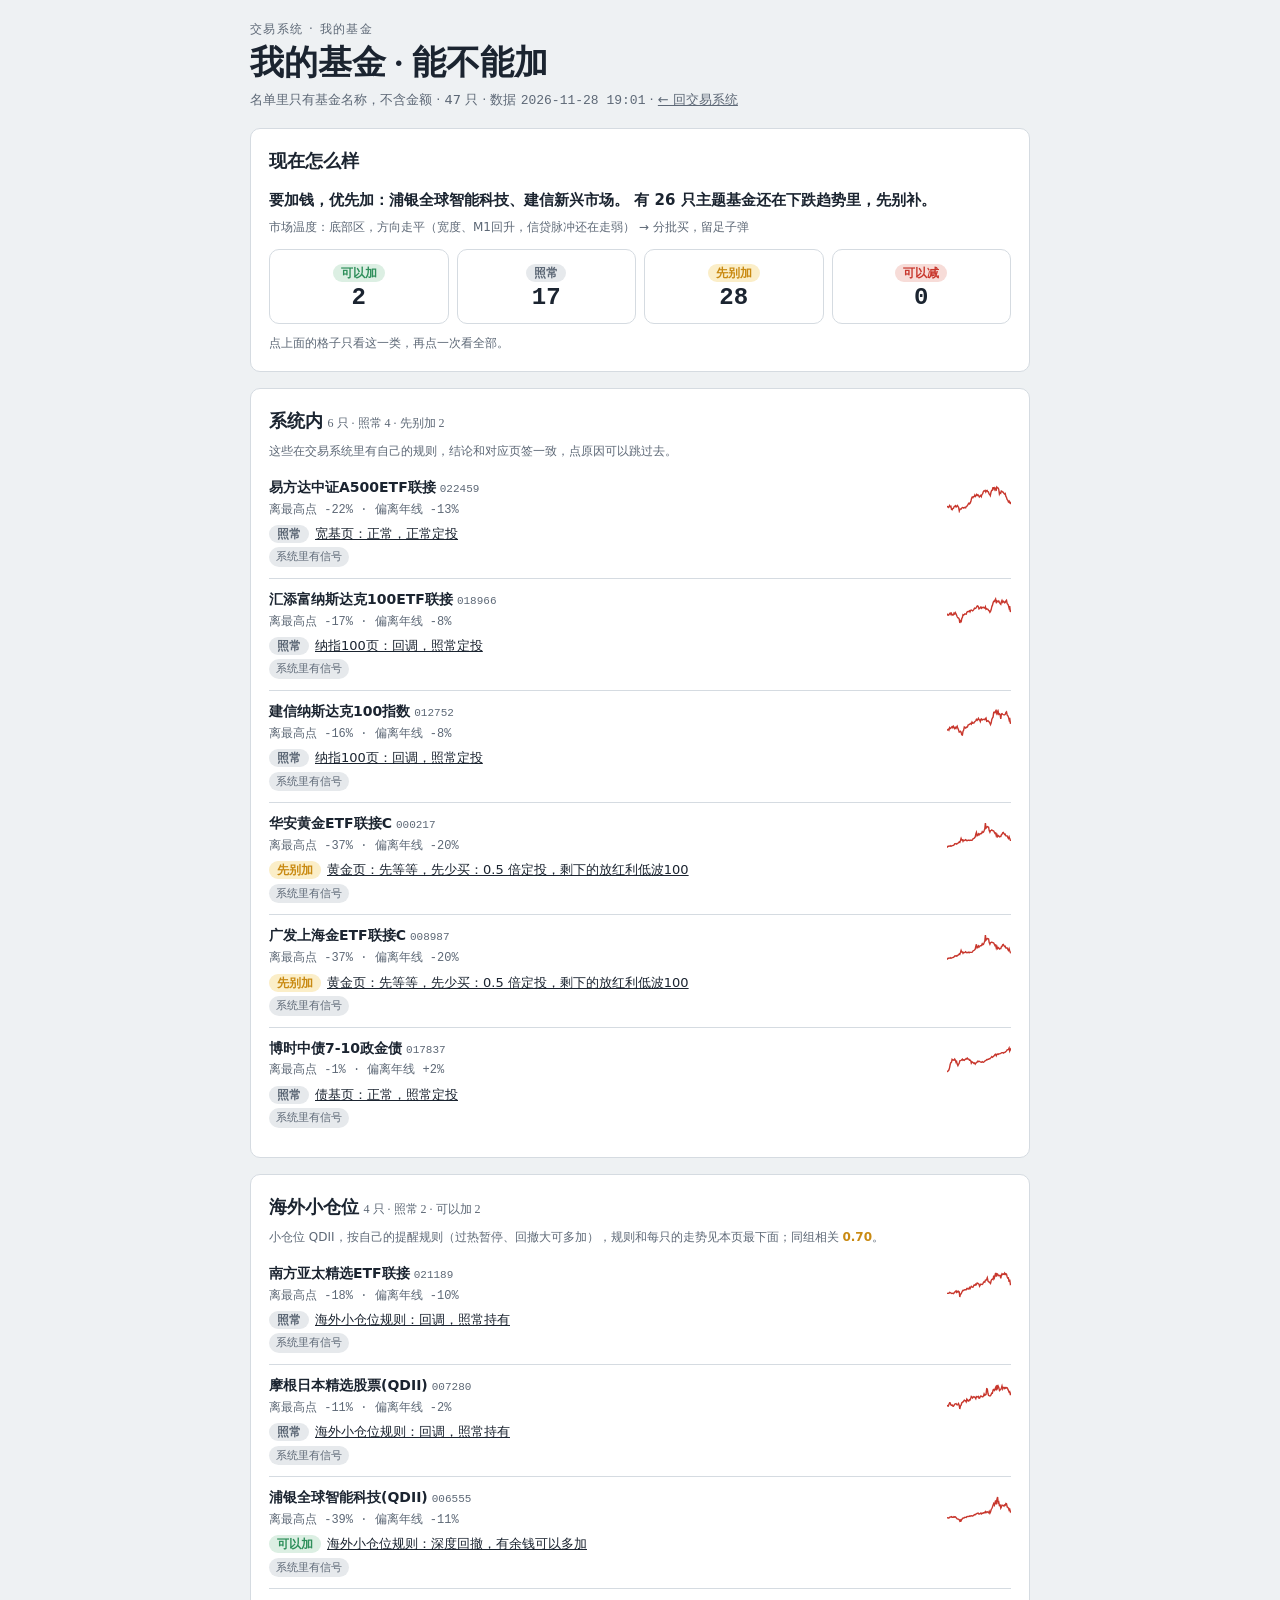
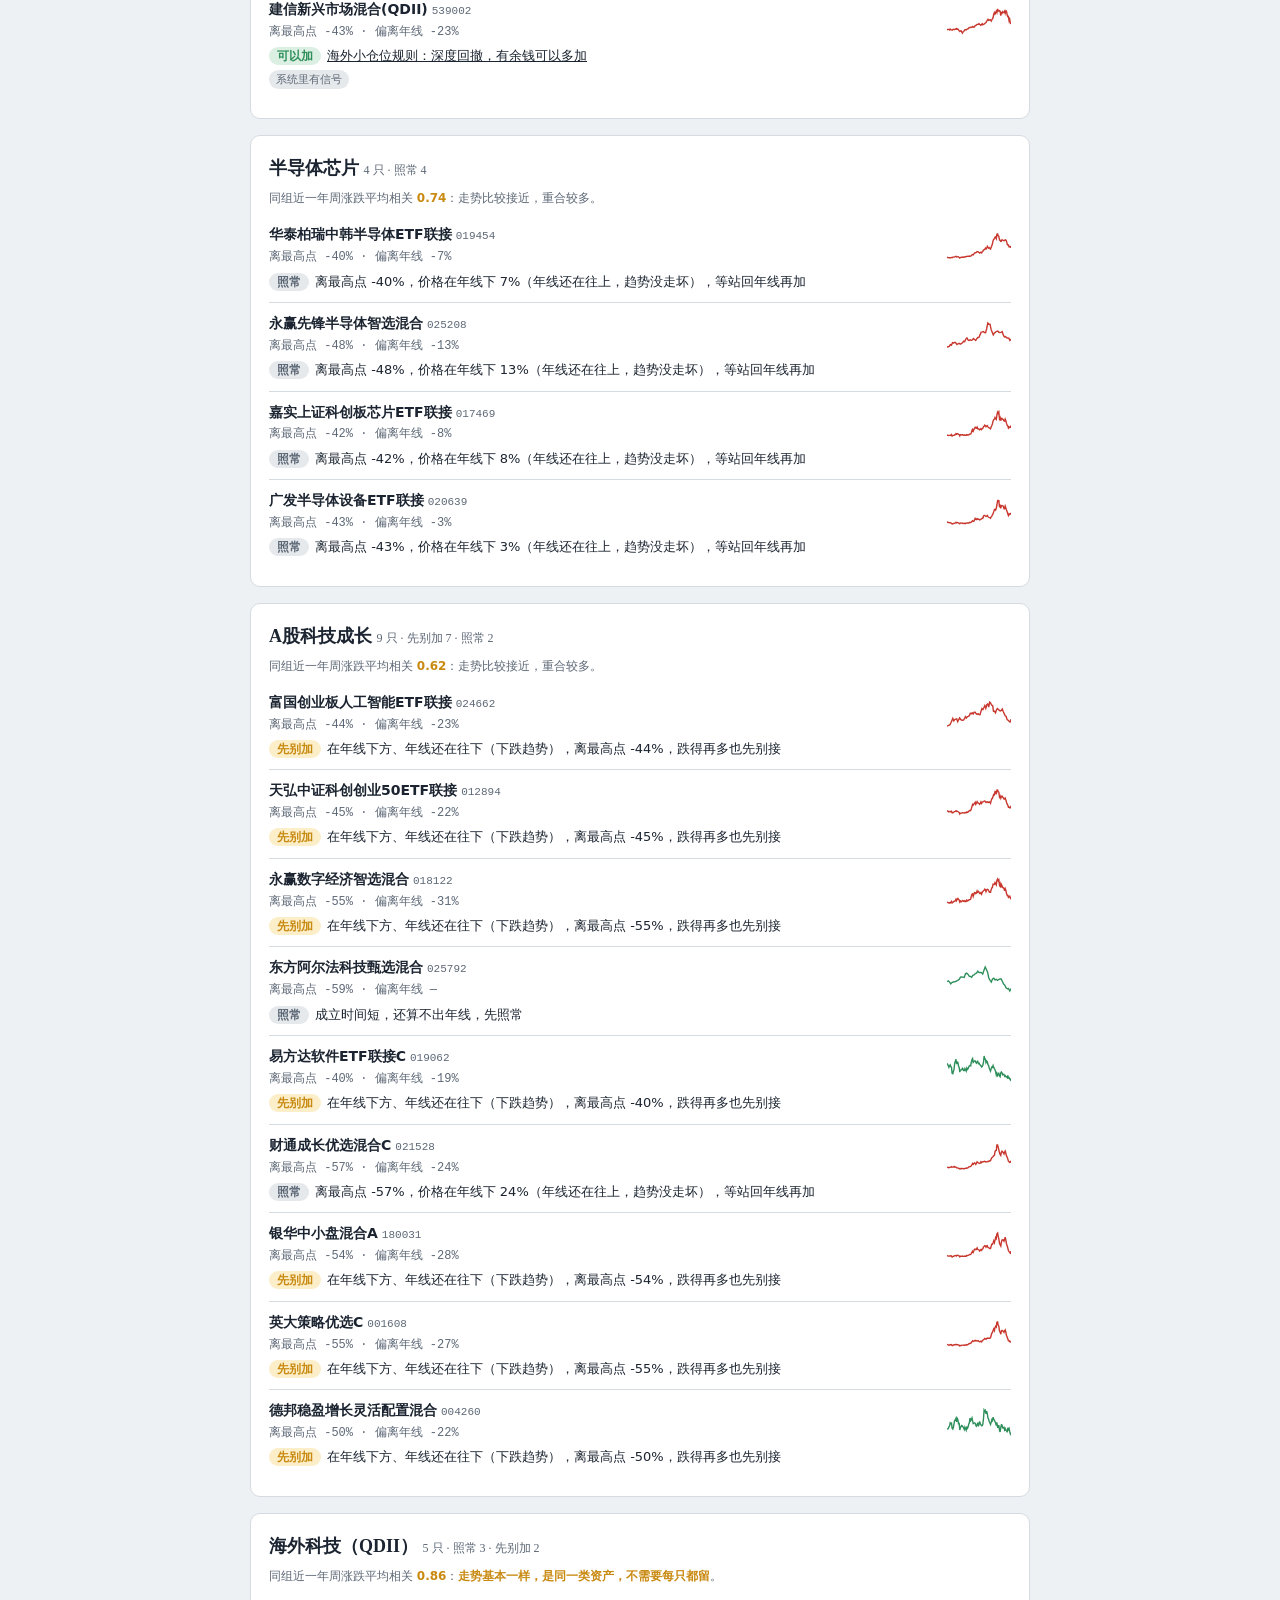
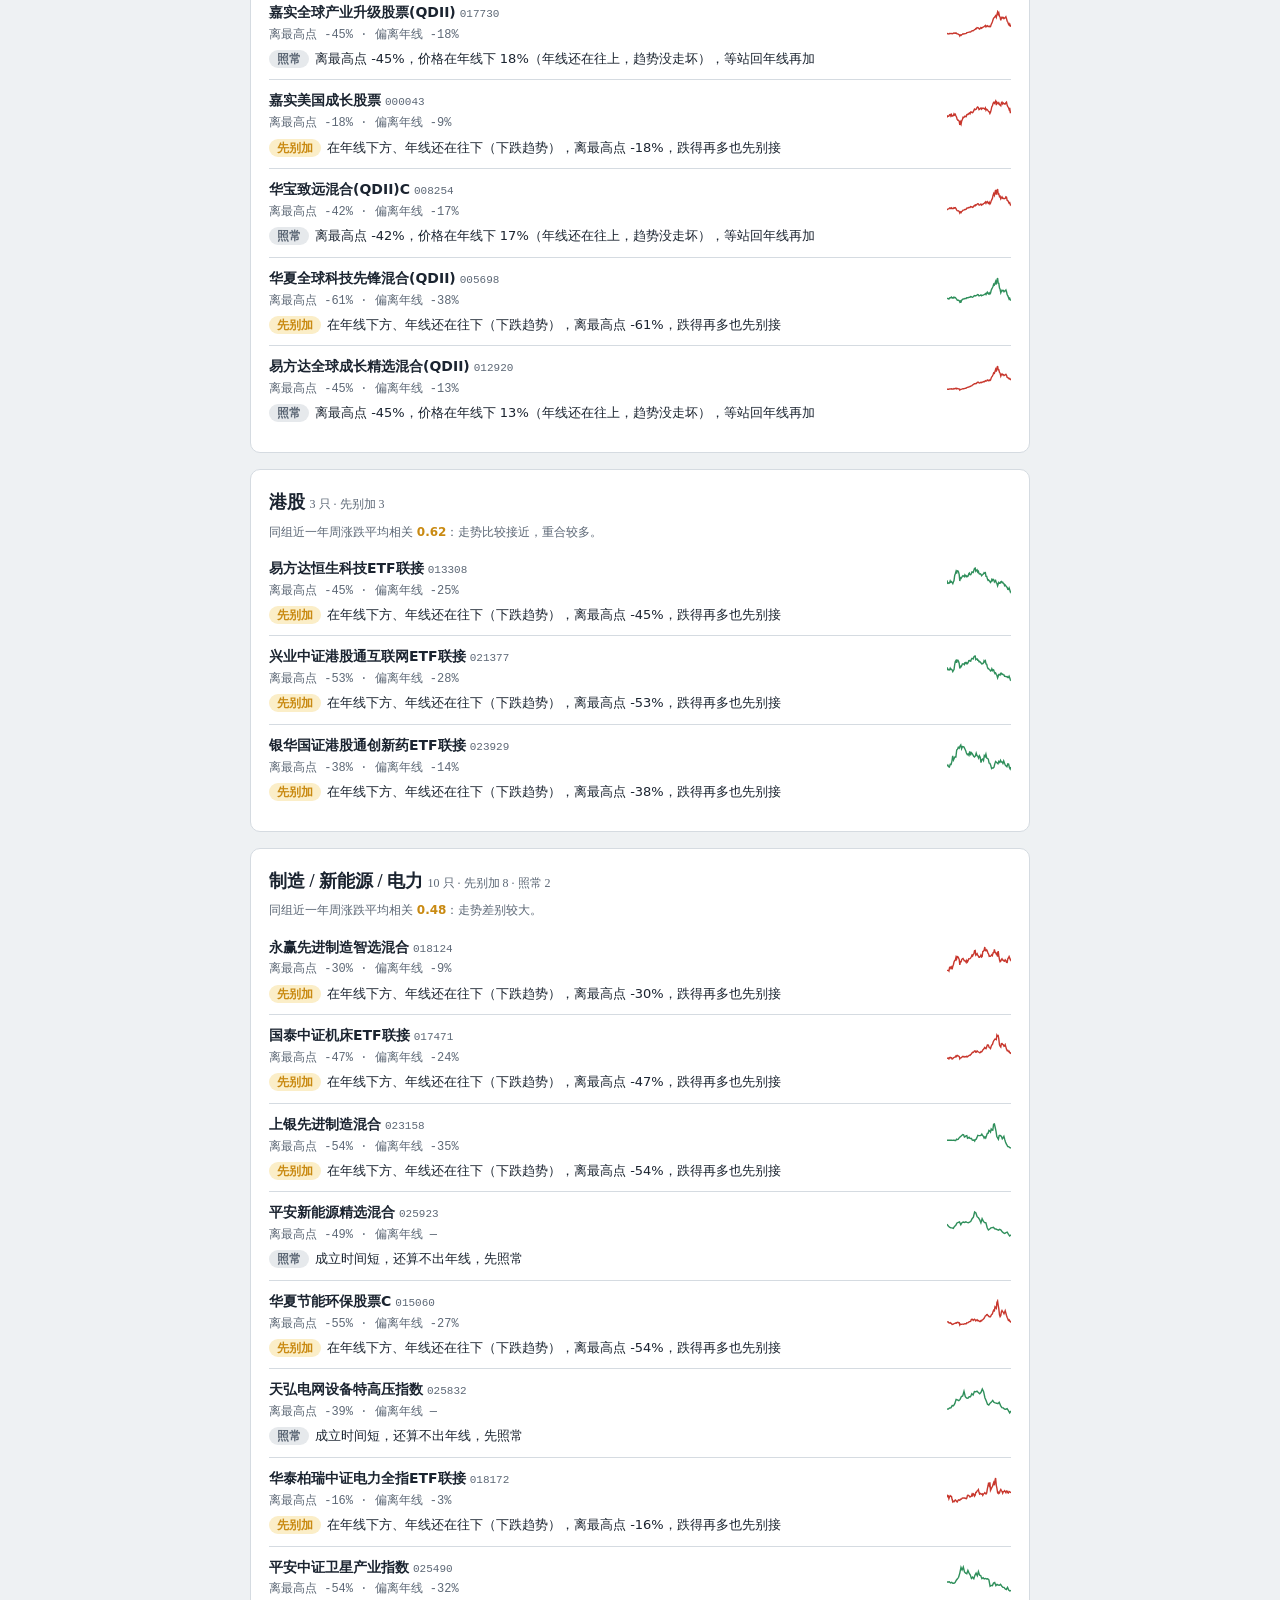
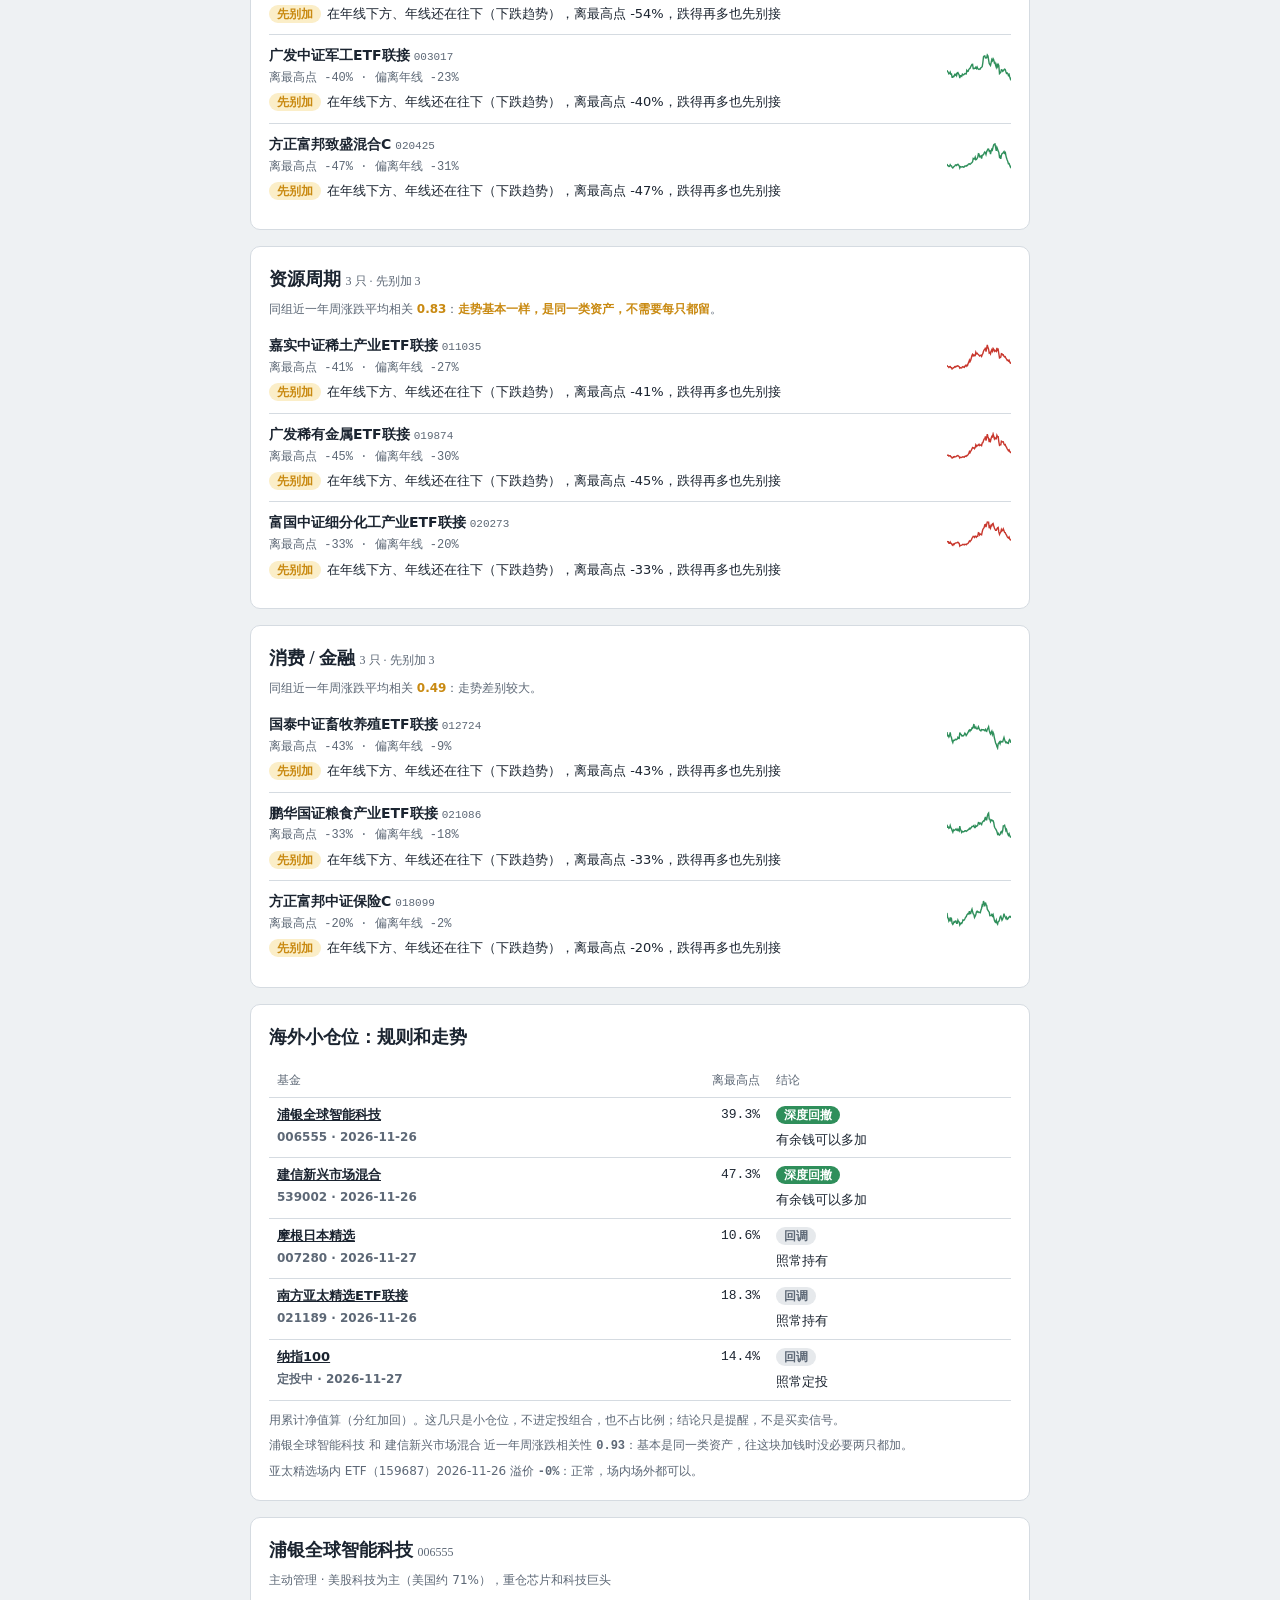
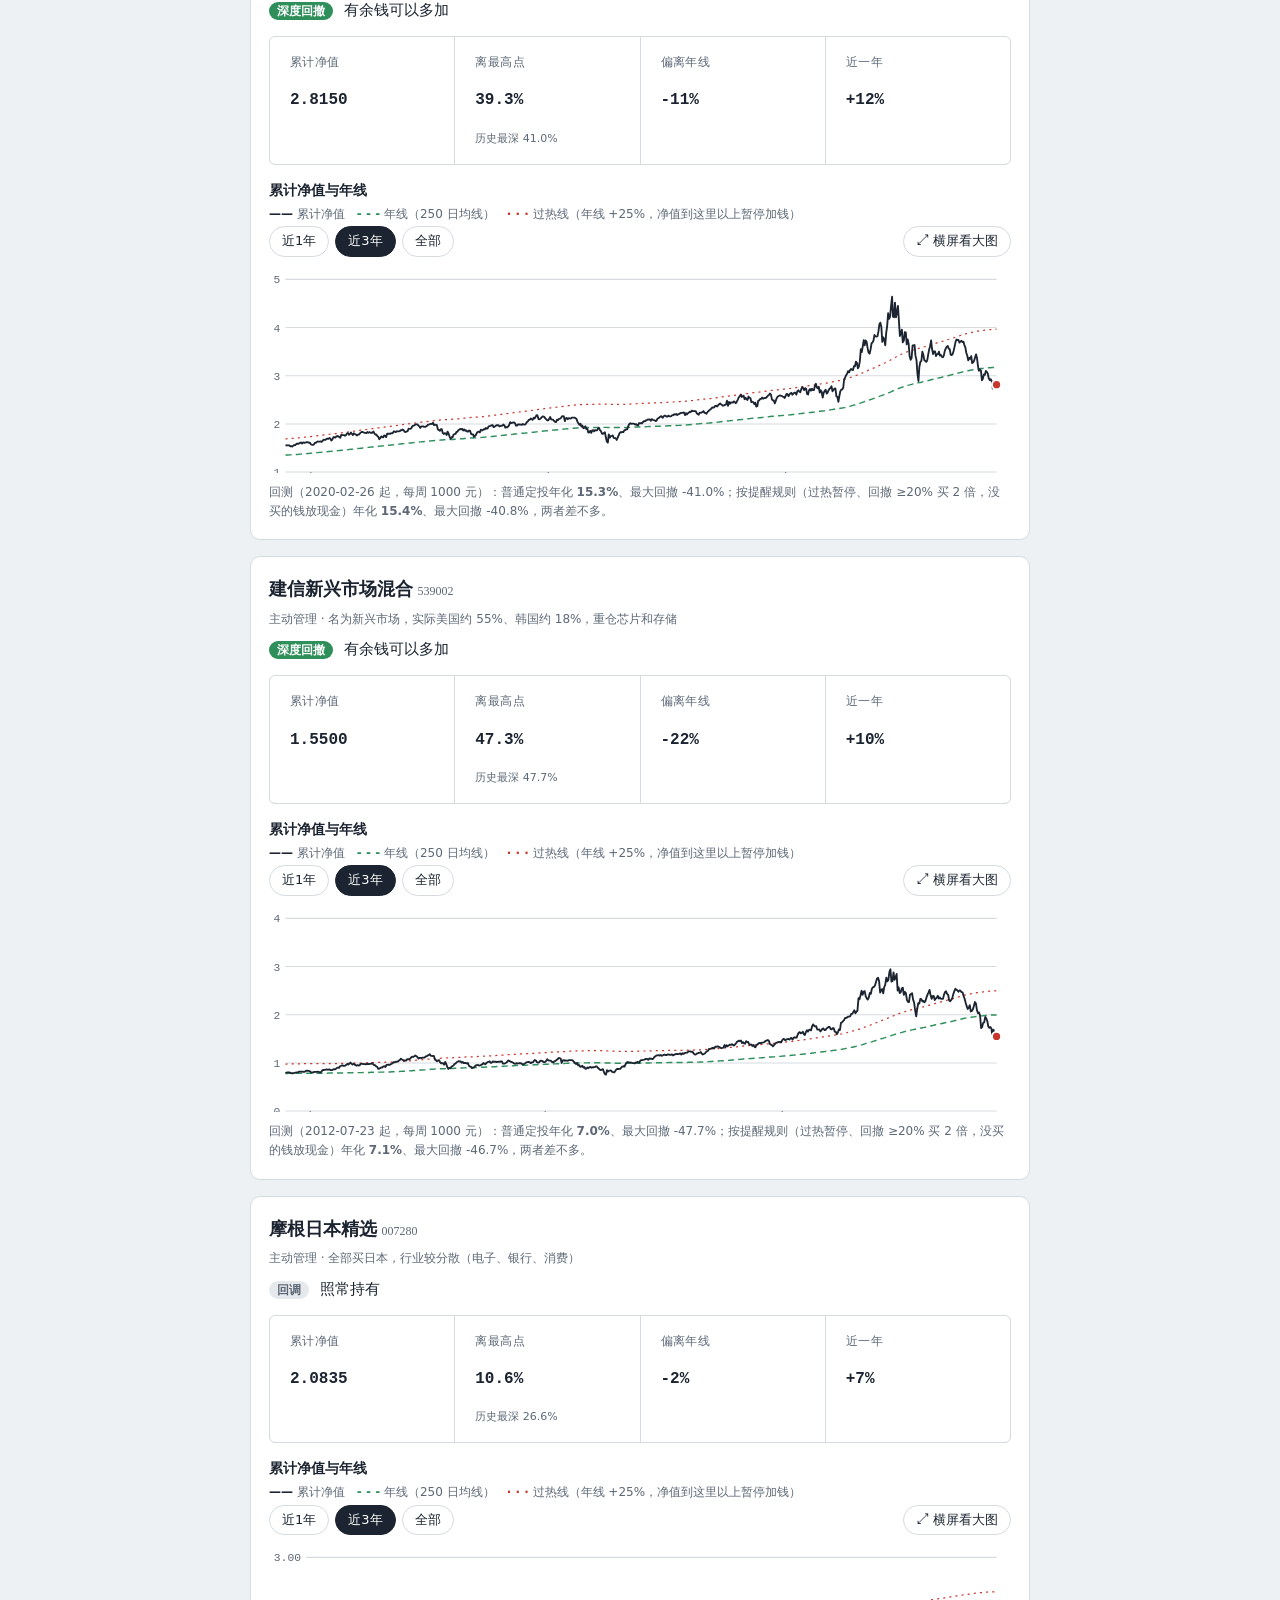
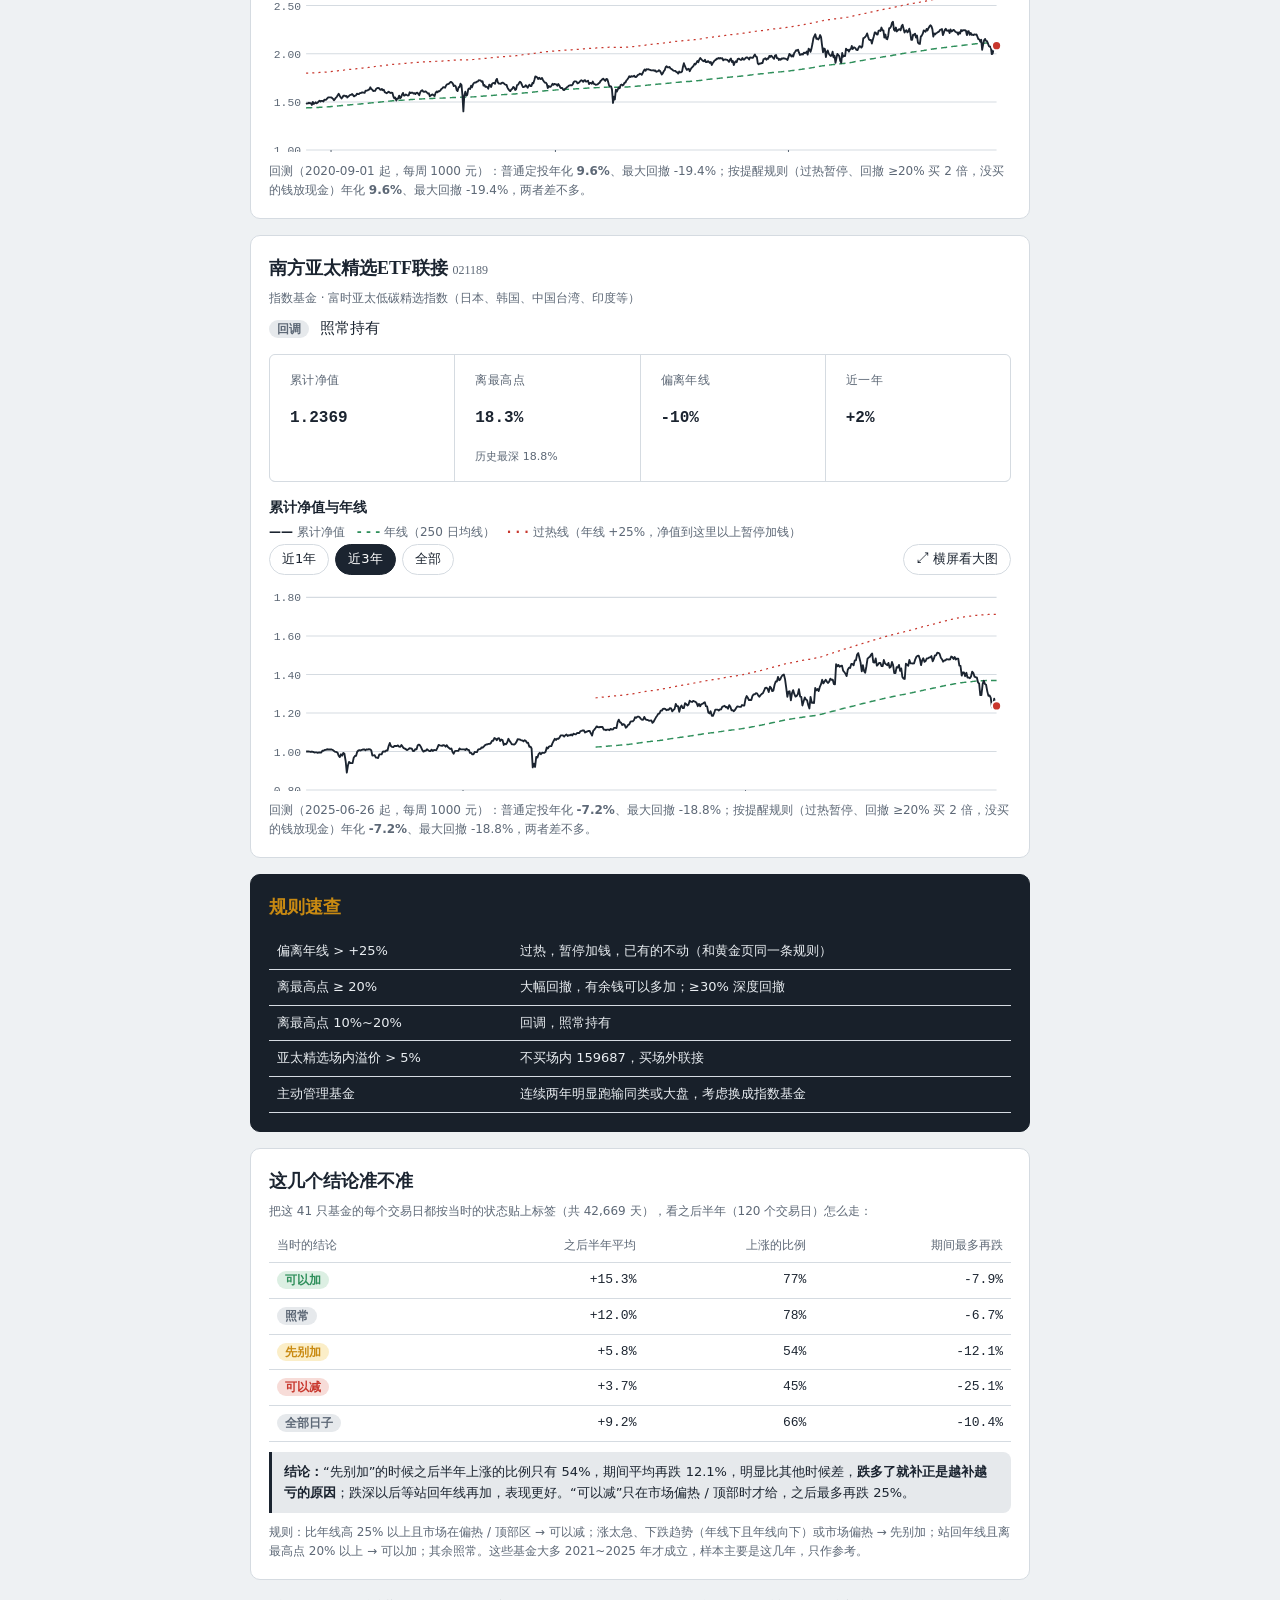
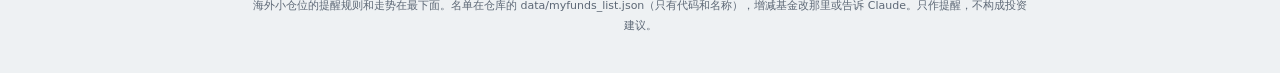
<file: funds.html>
<!doctype html>
<html lang="zh-CN">
<head>
<meta charset="utf-8">
<meta name="viewport" content="width=device-width, initial-scale=1, viewport-fit=cover">
<title>我的基金</title>
<link rel="manifest" href="manifest.webmanifest">
<link rel="apple-touch-icon" href="icons/apple-touch-icon.png">
<link rel="icon" type="image/png" href="icons/icon-192.png">
<meta name="theme-color" content="#16294a">
<meta name="apple-mobile-web-app-capable" content="yes">
<meta name="mobile-web-app-capable" content="yes">
<meta name="apple-mobile-web-app-title" content="交易系统">
<meta name="apple-mobile-web-app-status-bar-style" content="default">
<meta name="description" content="几个指数的定投信号，每个交易日自动更新">
<link rel="stylesheet" href="style.css?v=5">
</head><body><div class="wrap">
<header class="top"><div class="eyebrow">交易系统 · 我的基金</div><h1>我的基金 · 能不能加</h1>
<p>名单里只有基金名称，不含金额 · <span id="cnt">—</span> 只 · 数据 <span class="num" id="upd">—</span> · <a href="./">← 回交易系统</a></p></header>
<section class="panel"><h2>现在怎么样</h2><div id="sum"><div class="note">加载中</div></div></section>
<div id="groups" style="display:flex;flex-direction:column;gap:16px"></div>
<div id="osBox" style="display:flex;flex-direction:column;gap:16px"></div>
<section class="panel"><h2>这几个结论准不准</h2><div id="ev"></div></section>
<footer>海外小仓位的提醒规则和走势在最下面。名单在仓库的 data/myfunds_list.json（只有代码和名称），增减基金改那里或告诉 Claude。只作提醒，不构成投资建议。</footer>
</div>
<script src="charts.js?v=6"></script>
<script>
(function(){
const $=id=>document.getElementById(id),pc=(x,d=0)=>(x*100).toFixed(d)+"%",sg=(x,d=0)=>x==null?"—":(x>0?"+":"")+pc(x,d);
// ---------------- 海外小仓位（只作提醒）
const pc1=(x,d=1)=>(x*100).toFixed(d)+"%";
function renderOS(){
  const root=$("osBox");root.innerHTML=`<section class="panel"><div class="note">加载中</div></section>`;
  fetch("data/overseas.json?t="+Date.now(),{cache:"no-store"}).then(r=>{if(!r.ok)throw new Error(r.status===404?"还没有生成数据，下次自动更新后会出现":"HTTP "+r.status);return r.json()}).then(d=>{
    
    
    const tag=(cls,t)=>`<span class="lv ${cls}">${t}</span>`;
    const ndx=d.ndx?`<tr><td><a href="./#ndx">纳指100</a><div class="note" style="margin:2px 0 0">定投中 · ${d.ndx.date}</div></td><td class="r num">${pc1(d.ndx.dd)}</td><td>${tag(d.ndx.dd>=.2?"g1":"c0",d.ndx.zone)}<div style="margin-top:4px">${d.ndx.action}</div></td></tr>`:"";
    const rows=d.funds.map(f=>{const L=f.latest;return `<tr><td><a href="#overseas" onclick="event.preventDefault();document.getElementById('os_${f.code}').scrollIntoView({behavior:'smooth'})">${f.name}</a><div class="note" style="margin:2px 0 0">${f.code} · ${L.date}</div></td><td class="r num">${pc1(L.dd)}</td><td>${tag(L.cls,L.zone)}<div style="margin-top:4px">${L.action}</div></td></tr>`}).join("");
    const pr=d.premium;
    root.innerHTML=
      `<section class="panel" id="os"><h2>海外小仓位：规则和走势</h2>
        <div class="scroll"><table class="otbl"><thead><tr><th>基金</th><th class="r">离最高点</th><th>结论</th></tr></thead><tbody>${rows}${ndx}</tbody></table></div>
        <p class="note">用累计净值算（分红加回）。这几只是小仓位，不进定投组合，也不占比例；结论只是提醒，不是买卖信号。</p>
        ${d.corr_tech!=null?`<p class="note" style="margin-top:6px">浦银全球智能科技 和 建信新兴市场混合 近一年周涨跌相关性 <b class="num">${d.corr_tech.toFixed(2)}</b>${d.corr_tech>=.8?"：基本是同一类资产，往这块加钱时没必要两只都加。":d.corr_tech>=.6?"：重合较多。":"。"}</p>`:""}
        ${pr?`<p class="note" style="margin-top:6px">亚太精选场内 ETF（159687）${pr.date} 溢价 <b class="num">${sg(pr.value)}</b>：${pr.value>.05?"溢价太高，不买场内，买场外联接（021189 / 021190）。":pr.value>.03?"略高，优先买场外联接。":"正常，场内场外都可以。"}</p>`:""}
      </section>`+
      d.funds.map(f=>{const L=f.latest,b=f.bt;return `<section class="panel" id="os_${f.code}"><h2>${f.name} <span class="note" style="font-weight:400">${f.code}</span></h2>
        <p class="note" style="margin:-6px 0 8px">${f.desc}</p>
        <div>${tag(L.cls,L.zone)} <span style="margin-left:6px">${L.action}</span></div>
        <div class="kv"><div><div class="label">累计净值</div><div class="v">${L.nav.toFixed(4)}</div></div><div><div class="label">离最高点</div><div class="v">${pc1(L.dd)}</div><div class="s">历史最深 ${pc1(L.hist_mdd)}</div></div><div><div class="label">偏离年线</div><div class="v">${sg(L.dev)}</div></div><div><div class="label">近一年</div><div class="v">${sg(L.ret1y)}</div></div></div>
        <h3 style="font-size:14px;margin:14px 0 4px">累计净值与年线</h3>
        <p class="note" style="margin:0 0 6px"><span style="color:var(--ink);font-weight:700">——</span> 累计净值　<span style="color:var(--grow);font-weight:700">- - -</span> 年线（250 日均线）　<span style="color:var(--mark);font-weight:700">· · ·</span> 过热线（年线 +25%，净值到这里以上暂停加钱）</p>
        <div class="ranges" role="group" aria-label="时间范围" data-for="os_c_${f.code}"><button type="button" data-r="1y">近1年</button><button type="button" data-r="3y" aria-pressed="true">近3年</button><button type="button" data-r="all">全部</button></div>
        <div class="chartwrap"><svg class="chart" id="os_c_${f.code}" viewBox="0 0 720 200" role="img" style="touch-action:pan-y"></svg><div class="tip" hidden></div></div>
        ${b?`<p class="note">回测（${b.start} 起，每周 1000 元）：普通定投年化 <b>${b.plain.xirr==null?"—":pc1(b.plain.xirr)}</b>、最大回撤 ${pc1(b.plain.mdd)}；按提醒规则（过热暂停、回撤 ≥20% 买 2 倍，没买的钱放现金）年化 <b>${b.rule.xirr==null?"—":pc1(b.rule.xirr)}</b>、最大回撤 ${pc1(b.rule.mdd)}${b.rule.xirr!=null&&b.plain.xirr!=null?(b.rule.xirr>b.plain.xirr+.005?"，规则略好。":b.rule.xirr<b.plain.xirr-.005?"，规则不如普通定投，结论只作参考。":"，两者差不多。"):"。"}</p>`:`<p class="note">成立时间太短，暂时没有回测。</p>`}
      </section>`}).join("")+
      `<section class="panel rules"><h2>规则速查</h2><div class="scroll"><table><tbody>
        <tr><td>偏离年线 &gt; +25%</td><td>过热，暂停加钱，已有的不动（和黄金页同一条规则）</td></tr>
        <tr><td>离最高点 ≥ 20%</td><td>大幅回撤，有余钱可以多加；≥30% 深度回撤</td></tr>
        <tr><td>离最高点 10%~20%</td><td>回调，照常持有</td></tr>
        <tr><td>亚太精选场内溢价 &gt; 5%</td><td>不买场内 159687，买场外联接</td></tr>
        <tr><td>主动管理基金</td><td>连续两年明显跑输同类或大盘，考虑换成指数基金</td></tr>
      </tbody></table></div></section>`;
    d.funds.forEach(f=>{
      const nav=f.nav_series||[],ma=[],hot=[];let sum=0;
      nav.forEach(([dt,v],i)=>{sum+=v;if(i>=250)sum-=nav[i-250][1];if(i>=249){ma.push([dt,sum/250]);hot.push([dt,sum/250*1.25])}});
      const mm=new Map(ma),dm=new Map(f.series);
      const c=LineChart($("os_c_"+f.code),{W:720,H:220,range:"3y",overlays:[{data:ma,c:"var(--grow)",dash:"6 4",w:1.4},{data:hot,c:"var(--mark)",dash:"2 4",w:1.2}]});
      c.set(nav,{tip:(dt,v)=>{const m=mm.get(dt);return `${dt}<br>累计净值 <b>${v.toFixed(4)}</b>`+(m?`<br>年线 ${m.toFixed(4)}（${v>=m?"高":"低"} ${pc1(Math.abs(v/m-1))}）`:"")+(dm.has(dt)?`<br>离最高点 ${(-dm.get(dt)).toFixed(1)}%`:"")}})});
  }).catch(e=>{root.innerHTML=`<section class="panel err"><h2>读取数据失败</h2><p class="note">${e.message}</p></section>`});
}

let D=null,FIL="all";
function spark(v){if(!v||v.length<2)return"";const lo=Math.min(...v),hi=Math.max(...v),W=64,H=28,X=i=>i/(v.length-1)*W,Y=y=>H-2-(y-lo)/((hi-lo)||1)*(H-4);
  const up=v[v.length-1]>=v[0];return `<svg class="spark" viewBox="0 0 ${W} ${H}"><path d="${v.map((y,i)=>(i?"L":"M")+X(i).toFixed(1)+" "+Y(y).toFixed(1)).join("")}" fill="none" stroke="${up?"var(--mark)":"var(--grow)"}" stroke-width="1.4"/></svg>`}
function row(r){const L=D.labels[r.tag],tg=[];
  if(r.sys)tg.push("系统里有信号");if(r.young)tg.push("成立不到一年，仅供参考");
  if(r.ex2y!=null&&r.ex2y<-.2)tg.push(`<span class="w">近两年跑输沪深300 ${pc(-r.ex2y)}，考虑换成指数</span>`);
  if(r.note)tg.push(`<span class="w">${r.note}</span>`);
  return `<div class="frow" data-t="${r.tag}"><div class="nm">${r.name}<small>${r.code}</small></div>${spark(r.spark)}
    <div class="meta">离最高点 ${r.dd==null?"—":pc(r.dd)} · 偏离年线 ${r.dev==null?"—":sg(r.dev)}</div>
    <div class="rs"><span class="lv ${L[1]}">${L[0]}</span>${r.page?`<a href="${r.page.startsWith("#")?r.page:"./#"+r.page}" style="color:var(--ink)">${r.reason}</a>`:r.reason}</div>
    ${tg.length?`<div class="tg">${tg.map(t=>t.startsWith("<")?t:`<span>${t}</span>`).join("")}</div>`:""}</div>`}
function draw(){
  const G={};D.funds.forEach(r=>(G[r.group]=G[r.group]||[]).push(r));
  $("groups").innerHTML=Object.entries(G).map(([g,rs])=>{const show=rs.filter(r=>FIL==="all"||r.tag===FIL);if(!show.length)return"";
    const sim=D.group_sim[g],c={};rs.forEach(r=>c[r.tag]=(c[r.tag]||0)+1);
    return `<section class="panel"><h2>${g} <span class="note" style="font-weight:400">${rs.length} 只 · ${Object.entries(c).map(([k,n])=>D.labels[k][0]+" "+n).join(" · ")}</span></h2>
      ${g==="系统内"?`<p class="gsim">这些在交易系统里有自己的规则，结论和对应页签一致，点原因可以跳过去。</p>`:g==="海外小仓位"?`<p class="gsim">小仓位 QDII，按自己的提醒规则（过热暂停、回撤大可多加），规则和每只的走势见本页最下面${sim!=null?`；同组相关 <b>${sim.toFixed(2)}</b>`:""}。</p>`:sim!=null?`<p class="gsim">同组近一年周涨跌平均相关 <b>${sim.toFixed(2)}</b>：${sim>=.75?"<b>走势基本一样，是同一类资产，不需要每只都留</b>":sim>=.6?"走势比较接近，重合较多":"走势差别较大"}。</p>`:""}
      ${show.map(row).join("")}</section>`}).join("");
}
fetch("data/myfunds.json?t="+Date.now(),{cache:"no-store"}).then(r=>{if(!r.ok)throw new Error("HTTP "+r.status);return r.json()}).then(d=>{D=d;
  $("cnt").textContent=d.funds.length;$("upd").textContent=d.updated;
  const add=d.funds.filter(r=>r.tag==="add"),sysAdd=add.filter(r=>r.sys),othAdd=add.filter(r=>!r.sys),wait=d.funds.filter(r=>r.tag==="wait"&&!r.sys);
  const ins=add.length?`要加钱，优先加：${add.map(r=>r.name.replace(/ETF联接|\(QDII\)|混合|股票|指数|[AC]$/g,"")).join("、")}。`:"现在没有“可以加”的基金，按原计划定投就好。";
  $("sum").innerHTML=`<div class="insight">${ins}${wait.length?` 有 ${wait.length} 只主题基金还在下跌趋势里，先别补。`:""}</div>
    <p class="note" style="margin-top:6px">市场温度：${d.zone_verdict||"—"}</p>
    <div class="sum4">${Object.entries(d.labels).map(([k,[t,c]])=>`<button type="button" data-f="${k}"><span class="lv ${c}">${t}</span><span class="v">${d.count[k]}</span></button>`).join("")}</div>
    <p class="note">点上面的格子只看这一类，再点一次看全部。</p>`;
  $("sum").querySelectorAll("button").forEach(b=>b.addEventListener("click",()=>{FIL=FIL===b.dataset.f?"all":b.dataset.f;
    $("sum").querySelectorAll("button").forEach(x=>x.setAttribute("aria-pressed",x.dataset.f===FIL));draw()}));
  draw();renderOS();
  const S=d.stats,er=k=>{const v=S[k];return v?`<tr><td><span class="lv ${d.labels[k]?d.labels[k][1]:"c0"}">${d.labels[k]?d.labels[k][0]:"全部日子"}</span></td><td class="r num">${sg(v.avg,1)}</td><td class="r num">${pc(v.up)}</td><td class="r num">${pc(v.dd,1)}</td></tr>`:""};
  $("ev").innerHTML=`<p class="note" style="margin:-6px 0 8px">把这 ${S.all.funds} 只基金的每个交易日都按当时的状态贴上标签（共 ${S.all.days.toLocaleString()} 天），看之后半年（120 个交易日）怎么走：</p>
    <div class="scroll"><table><thead><tr><th>当时的结论</th><th class="r">之后半年平均</th><th class="r">上涨的比例</th><th class="r">期间最多再跌</th></tr></thead><tbody>${["add","hold","wait","cut"].map(er).join("")}${er("all")}</tbody></table></div>
    <p class="concl"><b>结论：</b>“先别加”的时候之后半年上涨的比例只有 ${pc(S.wait.up)}，期间平均再跌 ${pc(-S.wait.dd,1)}，明显比其他时候差，<b>跌多了就补正是越补越亏的原因</b>；跌深以后等站回年线再加，表现更好。“可以减”只在市场偏热 / 顶部时才给，之后最多再跌 ${pc(-S.cut.dd)}。</p>
    <p class="note">规则：比年线高 25% 以上且市场在偏热 / 顶部区 → 可以减；涨太急、下跌趋势（年线下且年线向下）或市场偏热 → 先别加；站回年线且离最高点 20% 以上 → 可以加；其余照常。这些基金大多 2021~2025 年才成立，样本主要是这几年，只作参考。</p>`;
}).catch(e=>{$("sum").innerHTML=`<div class="note">读取失败：${e.message}</div>`});
})();
</script>
</body></html>
</file>
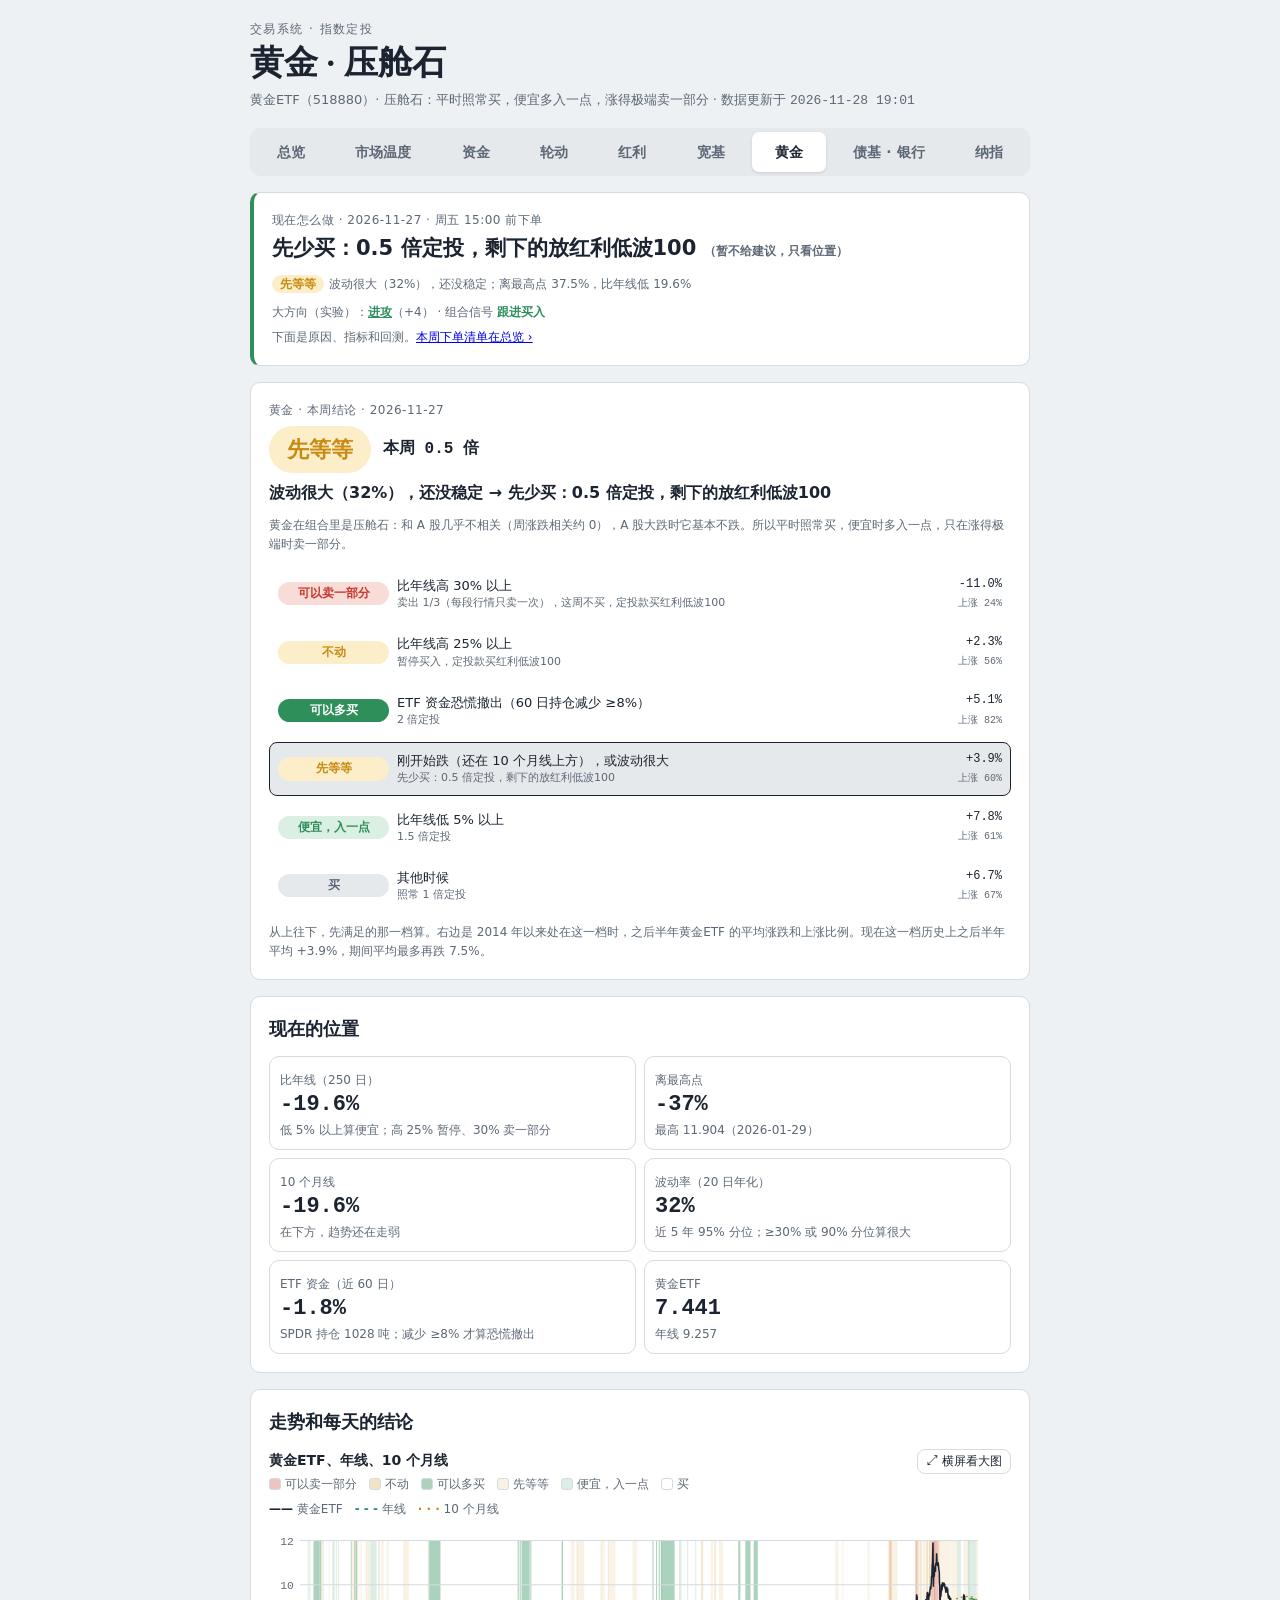
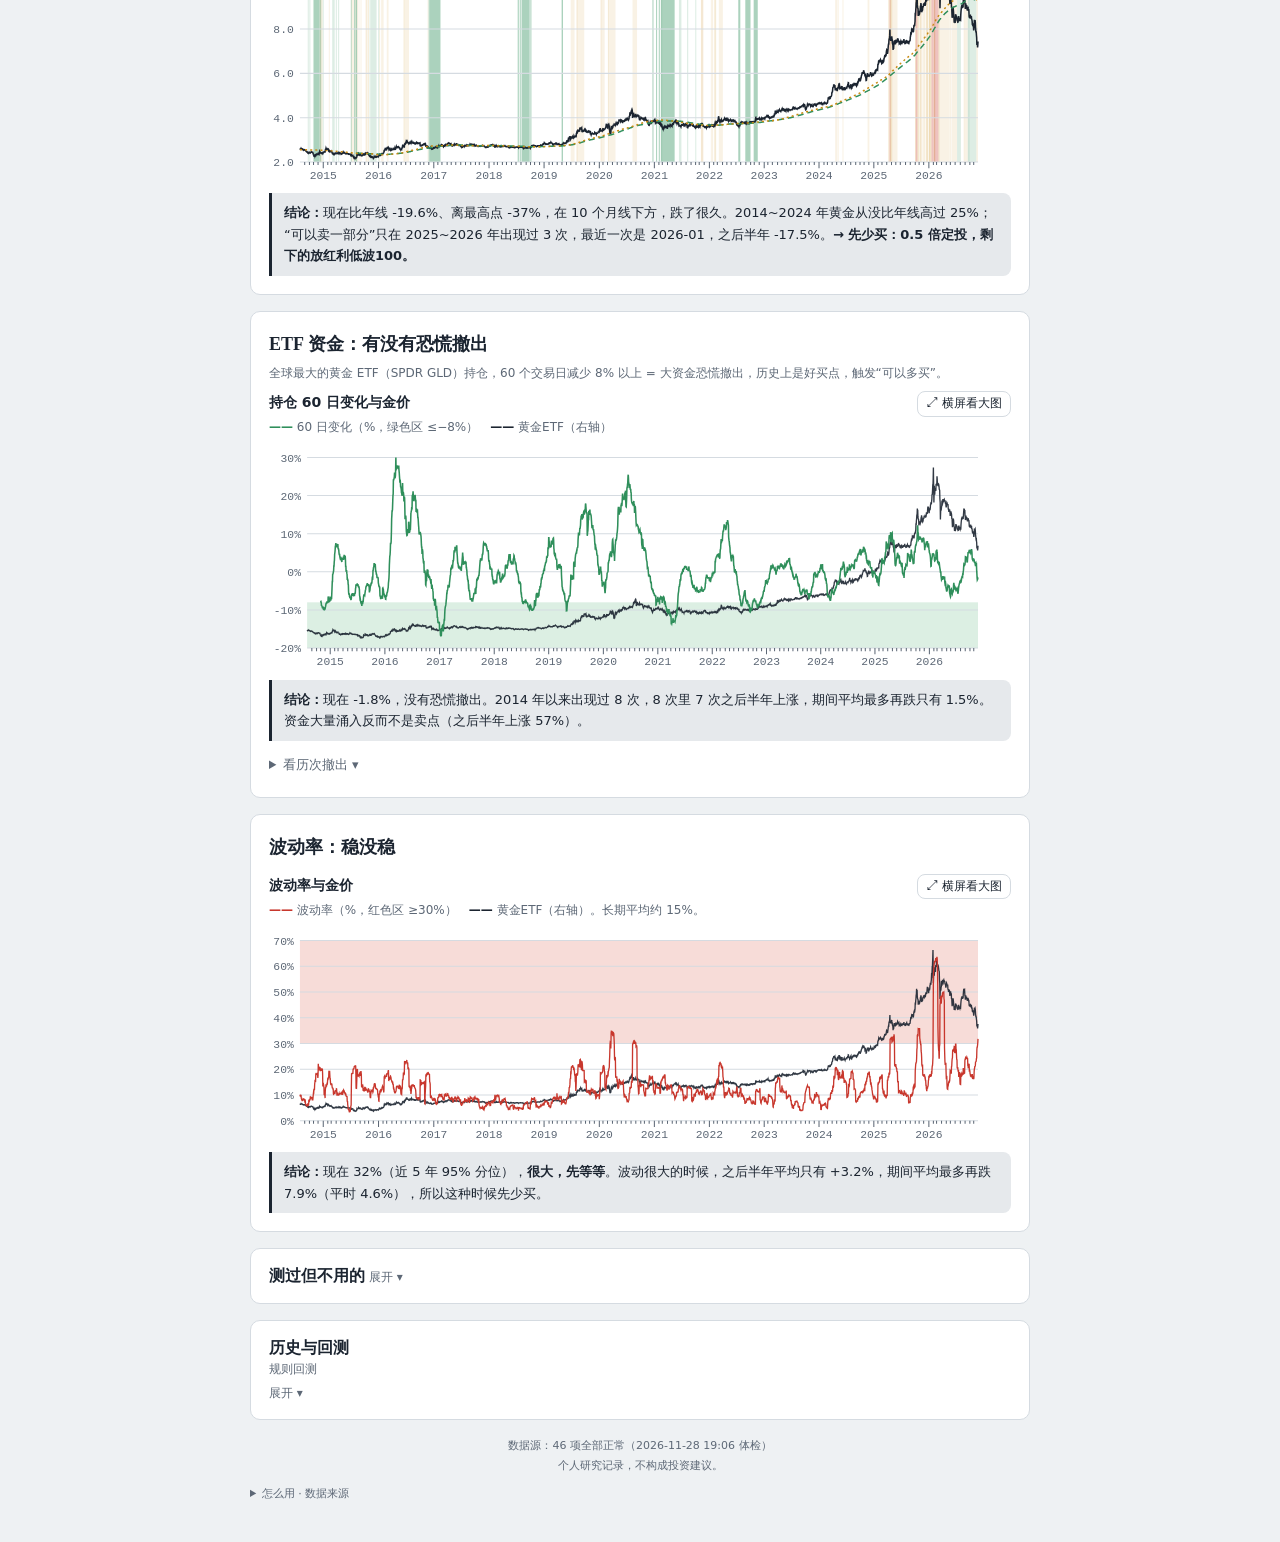
<file: gold.html>
<!doctype html><html lang="zh-CN"><head><meta charset="utf-8"><meta name="viewport" content="width=device-width, initial-scale=1">
<title>黄金</title><meta http-equiv="refresh" content="0; url=./#gold"><script>location.replace("./#gold")</script></head>
<body style="font-family:system-ui,sans-serif;padding:20px">黄金分析已经并入交易系统的<a href="./#gold">黄金页签</a>。</body></html>
</file>
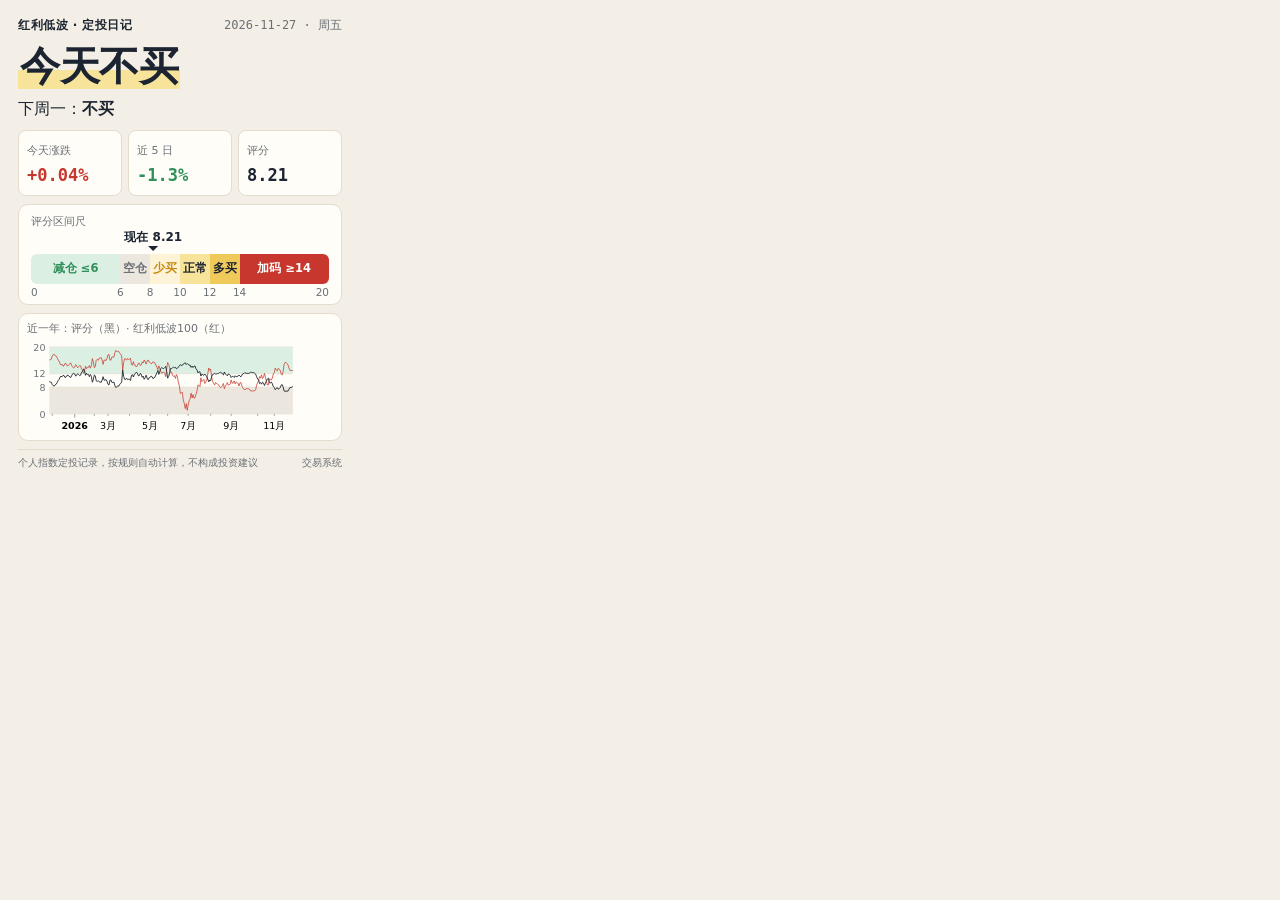
<file: share.html>
<!doctype html>
<html lang="zh-CN">
<head>
<meta charset="utf-8">
<meta name="viewport" content="width=360">
<title>分享图</title>
<link rel="stylesheet" href="style.css?v=5">
<style>
/* 小红书 3:4 竖图：360×480（截图时放大 3 倍 = 1080×1440）。只用浅色；不写基金名称和代码，只写指数 */
:root{color-scheme:light;--bg:#f4efe6;--panel:#fffdf8;--ink:#1b2430;--muted:#6b6f76;--line:#e4dccd;
  --grow:#2f8f5b;--grow-soft:#dcefe3;--div:#c98a12;--div-soft:#fbeec8;--mid:#ece7de;--mark:#c8372d;--mark-soft:#f7dcd8}
html,body{margin:0;padding:0;background:var(--bg)}
.card{width:360px;height:480px;overflow:hidden;padding:16px 18px 12px;display:flex;flex-direction:column;gap:8px;background:var(--bg);color:var(--ink);font-family:var(--f-body);box-sizing:border-box}
.band{display:flex;justify-content:space-between;align-items:center;font-size:12px;color:var(--muted);font-family:var(--f-num)}
.band b{color:var(--ink);font-family:var(--f-body);letter-spacing:.5px}
.big{font-family:var(--f-display);font-size:34px;font-weight:800;line-height:1.12;margin:2px 0 0;letter-spacing:-.5px}
.big .hl{background:linear-gradient(transparent 58%,var(--hl,#f8e39a) 58%);padding:0 2px}
.sub{font-size:14px;color:var(--muted);margin-top:-2px}
.box{background:var(--panel);border:1px solid var(--line);border-radius:10px;padding:9px 12px}
.row{display:flex;align-items:center;gap:10px}
.score{font-family:var(--f-num);font-size:40px;font-weight:700;line-height:1}
.score small{font-size:13px;color:var(--muted);font-weight:400}
.pill{display:inline-block;padding:2px 9px;border-radius:999px;font-weight:700;font-size:13px;white-space:nowrap}
.g{background:var(--grow-soft);color:var(--grow)}.y{background:var(--div-soft);color:var(--div)}.r{background:var(--mark-soft);color:var(--mark)}.c{background:var(--mid);color:var(--ink)}
.lbl{font-size:11px;color:var(--muted)}
.stats{display:grid;grid-template-columns:repeat(3,1fr);gap:6px}
.stats div{background:var(--panel);border:1px solid var(--line);border-radius:8px;padding:6px 8px}
.stats b{display:block;font-family:var(--f-num);font-size:17px;margin-top:1px}
.chartbox svg{display:block;width:100%;height:auto}
.ft{margin-top:auto;font-size:10px;color:var(--muted);line-height:1.4;display:flex;justify-content:space-between;gap:8px;border-top:1px solid var(--line);padding-top:6px}
.zb{display:flex;gap:2px;margin:5px 0 4px}.zb div{flex:1;text-align:center;font-size:11px;padding:3px 0;border-radius:4px;background:var(--mid);color:var(--muted)}
.zb .on{font-weight:700;color:#fff}.zb .z0.on,.zb .z1.on{background:var(--grow)}.zb .z2.on{background:#7b8794}.zb .z3.on{background:var(--div)}.zb .z4.on{background:var(--mark)}
.plist .it{display:grid;grid-template-columns:70px 1fr;gap:8px;padding:5px 0;border-bottom:1px solid var(--line);font-size:12.5px;line-height:1.35}
.plist .it:last-child{border-bottom:0}.plist .n{font-weight:700}
.chips{display:flex;flex-wrap:wrap;gap:6px}
.kv2{display:grid;grid-template-columns:auto 1fr;gap:4px 10px;font-size:13px;line-height:1.4}.kv2 .k{color:var(--muted)}
.bars .b{display:grid;grid-template-columns:64px 1fr 52px;align-items:center;gap:6px;font-size:12.5px;padding:1.5px 0}
.bars .t{height:12px;background:var(--mid);border-radius:3px;position:relative}
.bars .t i{position:absolute;top:0;bottom:0;border-radius:3px}
.bars .v{text-align:right;font-family:var(--f-num);font-weight:700}
.tipx{font-size:12px;line-height:1.5}
.wt{width:100%;border-collapse:collapse;font-size:12.5px;font-family:var(--f-num)}.wt th{font-size:11px;color:var(--muted);font-weight:400;text-align:left;padding:4px 2px}
.sr .seg{white-space:nowrap;padding:0;font-size:11.5px}
.ovr{display:grid;grid-template-columns:7.4em 1fr;gap:8px;align-items:center;padding:9px 0;border-top:1px solid var(--line);font-size:13.5px;line-height:1.45}.ovr:first-child{border-top:0}.ovr .pill{font-size:12px;padding:1px 8px;margin-right:2px}
.wt.d2{font-size:12.5px}.wt.d2 td{padding:3px 2px}.wt.d2 .pill{font-size:11.5px}
.wt.big3{font-size:14.5px}.wt.big3 td{padding:9px 2px}.wt td{padding:5px 2px;border-top:1px solid var(--line);white-space:nowrap}.wt .pill{font-size:11.5px;padding:1px 7px}
.sc{position:relative;height:12px;margin:12px 0 2px;border-radius:3px;overflow:visible}.sc i{position:absolute;top:0;bottom:0}
.sc em{position:absolute;top:-5px;width:14px;height:14px;margin-left:-7px;border-radius:50%;background:var(--ink);border:2px solid #fff;box-sizing:border-box}
.sc em.pv{background:#fff;border:2px solid var(--ink);opacity:.6}
.sl{position:relative;height:15px;font-size:10.5px;color:var(--muted)}.sl span{position:absolute;transform:translateX(-50%);white-space:nowrap}
pre{white-space:pre-wrap;font-family:var(--f-body);font-size:14px;padding:12px;margin:0}
</style>
</head>
<body>
<div class="card" id="card"></div>
<script src="charts.js?v=6"></script>
<script>
const $=id=>document.getElementById(id),Q=new URLSearchParams(location.search),K=Q.get("card")||"div";
const J=f=>fetch("data/"+f+"?t="+Date.now(),{cache:"no-store"}).then(r=>r.ok?r.json():null);
const CSV=f=>fetch("data/raw/"+f+".csv?t="+Date.now(),{cache:"no-store"}).then(r=>r.ok?r.text():"").then(t=>t.trim().split("\n").slice(1).map(l=>l.split(",")).filter(a=>a.length>1&&!isNaN(+a[1])).map(a=>[a[0],+a[1]]));
const pc=(x,d=1)=>(x*100).toFixed(d)+"%",sgd=(x,d)=>{const s=pc(Math.abs(x),d);return /^0\.0+%$/.test(s)?s:(x>0?"+":"-")+s},sg=x=>sgd(x,Math.abs(x)<.001?2:1),sg2=x=>sgd(x,2);
const WD=d=>"周"+"日一二三四五六"[new Date(d+"T00:00:00Z").getUTCDay()];
const WK=d=>{const t=new Date(d+"T00:00:00Z"),day=(t.getUTCDay()+6)%7;t.setUTCDate(t.getUTCDate()-day+3);const y0=new Date(Date.UTC(t.getUTCFullYear(),0,4));return 1+Math.round(((t-y0)/864e5-3+((y0.getUTCDay()+6)%7))/7)};
const FT=`<div class="ft"><span>个人指数定投记录，按规则自动计算，不构成投资建议</span><span>交易系统</span></div>`;
const TI=[[18,5,"加码","g"],[16,4,"加码","g"],[14,3,"加码","g"],[12,2,"多买","g"],[10,1,"正常买","c"],[8,.5,"少买","y"],[6.0001,0,"不买","c"],[4.0001,0,"减仓 25%","r"],[2.0001,0,"减仓 33%","r"],[-99,0,"减仓 50%","r"]];
const tier=v=>TI.find(t=>v>=t[0]);
const TAGS="#指数定投 #红利低波 #基金定投 #理财日记 #长期投资";

// ---------------- 每日 1 张：红利低波定投日记
function divInfo(d){
  // 图上只说买不买，不讲规则：今天的操作（前一晚就定了）+ 明天的操作
  const L=d.latest,S=d.series,p=S[S.length-2],c=L.close/p[2]-1,p5=S[Math.max(0,S.length-6)],c5=L.close/p5[2]-1;
  const buy=S[S.length-1][4]||0,sell=S[S.length-1][6]||0,NX=L.next_label||"明天",fr=x=>Math.round(x*100)+"%";
  const head=sell?`今天减仓 ${fr(sell)}`:buy>0?`今天买 ${buy} 元`:"今天不买";
  const next=L.sell_next?`减仓 ${fr(L.sell_next)}`:L.buy_next&&L.buy_amt?`买 ${L.buy_amt} 元`:"不买";
  return {L,S,c,c5,head,buy,sell,next,NX};
}
function divCard(d){
  const {L,S,c,c5,head,buy,sell,next,NX}=divInfo(d);
  $("card").innerHTML=`<div class="band"><b>红利低波 · 定投日记</b><span>${L.date} · ${WD(L.date)}</span></div>
    <div class="big" style="font-size:40px;--hl:${buy>0?"#cfe9d8":sell?"#f3c8c3":"#f8e39a"}"><span class="hl">${head}</span></div>
    <div class="sub" style="font-size:16px;color:var(--ink)">${NX}${d.live&&d.live.time<"15:00"?"（预计）":""}：<b>${next}</b></div>
    ${d.live&&d.live.time<"15:00"?`<div class="lbl" style="color:var(--div)">按 ${d.live.time} 盘中价格估算，收盘后自动更新</div>`:""}
    <div class="stats"><div><span class="lbl">${d.live&&d.live.time<"15:00"?"盘中 "+d.live.time:"今天涨跌"}</span><b style="color:${c>0?"var(--mark)":"var(--grow)"}">${sg2(c)}</b></div><div><span class="lbl">近 5 日</span><b style="color:${c5>0?"var(--mark)":"var(--grow)"}">${sg(c5)}</b></div><div><span class="lbl">评分</span><b>${L.score.toFixed(2)}</b></div></div>
    <div class="box" style="padding:8px 12px 6px"><div class="lbl">评分区间尺</div>
      <div style="position:relative;margin-top:24px">
        <div style="position:absolute;left:${Math.min(97,Math.max(3,L.score/20*100))}%;top:-23px;transform:translateX(-50%);text-align:center;font-size:12px;line-height:1;white-space:nowrap"><b>现在 ${L.score.toFixed(2)}</b><div style="width:0;height:0;margin:3px auto 0;border:5px solid transparent;border-top-color:var(--ink);border-bottom:0"></div></div>
        <div class="sr" style="display:flex;height:30px;border-radius:6px;overflow:hidden">
          <div class="seg l" style="width:30%">减仓 ≤6</div><div class="seg m" style="width:10%">空仓</div><div class="seg y1" style="width:10%">少买</div><div class="seg y2" style="width:10%">正常</div><div class="seg y3" style="width:10%">多买</div><div class="seg r" style="width:30%">加码 ≥14</div></div>
        <div style="position:relative;height:14px;font-size:10.5px;color:var(--muted)">${[[0,0],[30,6],[40,8],[50,10],[60,12],[70,14],[100,20]].map(([x,v])=>`<span style="position:absolute;left:${x}%;transform:translateX(${x===0?0:x===100?-100:-50}%)">${v}</span>`).join("")}</div>
      </div></div>
    <div class="box chartbox" style="padding:6px 8px"><div class="lbl">近一年：评分（黑）· 红利低波100（红）</div><svg id="c" viewBox="0 0 480 150"></svg></div>
    ${FT}`;
  const X=S.slice(-250);
  DualChart($("c"),{W:480,H:150,dates:X.map(x=>x[0]),leftRange:[0,20],leftTicks:[0,8,12,20],leftFmt:v=>v,
    bands:[{from:12,to:20,fill:"var(--grow-soft)"},{from:0,to:8,fill:"var(--mid)"}],
    left:[{v:X.map(x=>x[1]),c:"var(--ink)",w:1.4}],right:{v:X.map(x=>x[2]),c:"var(--mark)"},tip:()=>""});
}
// 每日第 2 张：近半个月每天怎么买（和红利页"近半个月"表一致：评分 = 当天收盘；操作 = 当天实际下单）
function div2Card(d){
  const S=d.series,L=d.latest,W=S.slice(-10),off=S.length-10,live=d.live&&d.live.time<"15:00";
  const buys=W.filter(x=>x[4]>0),tot=buys.reduce((a,x)=>a+x[4],0),sells=W.filter(x=>x[6]);
  const rows=W.map((x,j)=>{const pv=S[off+j-1],c=pv?x[2]/pv[2]-1:0,t=tier(x[3]??x[1]);
    const op=x[6]?`<span class="pill r">减仓 ${Math.round(x[6]*100)}%</span>`:x[4]>0?`<span class="pill g">买 ${x[4]} 元</span>`:`<span class="lbl" style="font-size:12.5px">不买</span>`;
    return `<tr><td>${WD(x[0])}<span class="lbl"> ${x[0].slice(5)}</span></td><td style="color:${c>0?"var(--mark)":"var(--grow)"}">${sg2(c)}</td><td><b>${x[1].toFixed(2)}</b></td><td class="lbl" style="font-size:12px">${(()=>{const r=pv?x[5]-pv[5]+x[4]:0;return r>0?"+"+r:"—"})()}</td><td>${op}</td><td class="lbl" style="font-size:12px">${x[5]>0?x[5]:""}</td></tr>`}).join("");
  $("card").innerHTML=`<div class="band"><b>红利低波 · 近半个月怎么买</b><span>${L.date} · ${WD(L.date)}</span></div>
    <div class="big" style="font-size:24px"><span class="hl">${sells.length?`减仓 ${sells.length} 次`:buys.length?`买了 ${buys.length} 次，共 ${tot} 元`:"近半个月没买"}</span></div>
    <div class="sub" style="font-size:13px">最近 10 个交易日${live?` · 今天按 ${d.live.time} 盘中价格估算`:""}${L.owed?` · 现在已攒 ${L.owed} 元`:""}</div>
    <div class="box" style="padding:2px 10px"><table class="wt d2"><tr><th>日期</th><th>涨跌</th><th>评分</th><th>记下</th><th>操作</th><th>已攒</th></tr>${rows}</table></div>
    <div class="lbl">记下 = 按前一天评分记的钱；连跌 2 天后一起买，不固定星期几</div>
    ${FT}`;
}
function divCap(d){
  const {L,c,head,next,NX}=divInfo(d);
  return `红利低波定投日记｜${L.date.slice(5)} ${head}

${d.live&&d.live.time<"15:00"?`截至 ${d.live.time}，`:"今天"}红利低波100 ${sg2(c)}，评分 ${L.score.toFixed(2)}${d.live&&d.live.time<"15:00"?"（盘中估算）":""}。
${head}；${NX}${d.live&&d.live.time<"15:00"?"预计":""}${next}。

按评分定投红利低波，越跌越买，偏贵就停。个人记录，不构成投资建议。

${TAGS} #红利指数`;
}

// ---------------- 每周 2~3 张
const NM=[["创业板轮动","创业板"],["科创板轮动","科创板"],["红利打分","红利低波"],["A500 / 沪深300","宽基A500"],["黄金","黄金"],["纳指100","纳指100"],["债基","债券"]];
const brief=(k,a)=>{a=a.split(/；距|（阈值|（只作/)[0].replace(/^本周定投款/,"");
  if(/^买红利低波100（暂停/.test(a))return "暂停，这部分买红利低波";
  if(k==="纳指100")return a.split("；")[0].replace(/，买场外联接.*/,"");
  if(k==="债基")return a.replace(/^利率比近一年均值低，/,"");
  if(k==="A500 / 沪深300")return a.replace(/，已有效跌破年线|（.*）/g,"");
  return a.replace(/（已攒 0 元，/,"（").replace(/先攒着（(.+)）$/,"先攒着，$1").replace(/红利低波100 连跌/,"连跌")};
const line=(st,k)=>k==="黄金"?`${st[k].now.split("；")[0]}<span style="color:var(--muted)"> · 暂不给建议</span>`:brief(k,st[k].act);
function weekHead(st){
  const pause=["创业板轮动","科创板轮动"].filter(k=>st[k]&&/暂停/.test(st[k].act)).length;
  const buyG=["创业板轮动","科创板轮动"].filter(k=>st[k]&&!/暂停/.test(st[k].act)&&/买/.test(st[k].act));
  return pause===2?["成长暂停","钱放红利"]:buyG.length?[buyG.map(k=>k.replace("轮动","")).join("、"),"开始买"]:["按规则","照常定投"];
}
async function weekData(){
  const [st,T,C,NT]=await Promise.all([J("state.json"),J("temp.json"),J("combo.json"),J("ntf.json")]);
  const date=st["创业板轮动"]?.date||T.latest.date;
  const IX=[["cyb50","创业板50"],["kc50","科创50"],["hs300","沪深300"],["a500","中证A500"],["hl100","红利低波"],["gold","黄金"],["ndx","纳指100"]];
  const rows=await Promise.all(IX.map(async([f,n])=>{const s=(await CSV(f)).filter(x=>x[0]<=date);if(s.length<6)return null;   // 只算到周记那天，别混进下周的数
    const last=s[s.length-1],wk=WK(last[0]);let i=s.length-1;while(i>0&&WK(s[i-1][0])===wk)i--;const base=s[Math.max(0,i-1)];return {n,r:last[1]/base[1]-1,d:last[0]}}));
  return {st,T,C,NT,ret:rows.filter(Boolean),date};
}
function w1(D){
  const {st,T,ret,date}=D,[h1,h2]=weekHead(st),L=T.latest;
  const buy=NM.filter(([k])=>st[k]&&k!=="黄金"&&!/暂停|不买|空仓/.test(st[k].act)).map(([k,n])=>n);
  const stop=NM.filter(([k])=>st[k]&&/暂停|空仓/.test(st[k].act)).map(([k,n])=>n);
  const wk=WK(date);
  $("card").innerHTML=`<div class="band"><b>指数定投 · 周记</b><span>${date.slice(0,4)} 第 ${wk} 周</span></div>
    <div class="big" style="font-size:36px;margin-top:4px">${h1}<br><span class="hl">${h2}</span></div>
    <div class="sub">市场温度：<b style="color:var(--ink)">${L.zone}</b> · 见底灯 ${L.bottom.count}/6 · 见顶灯 ${L.top.count}/7</div>
    <div class="box"><div class="kv2"><span class="k">本周买</span><span class="chips">${buy.map(n=>`<span class="pill g">${n}</span>`).join("")||"—"}</span>
      <span class="k">本周停</span><span class="chips">${stop.map(n=>`<span class="pill c">${n}</span>`).join("")||"—"}</span></div></div>
    <div class="box bars">${ret.slice(0,5).map(x=>barRow(x,Math.max(...ret.map(y=>Math.abs(y.r)),.02))).join("")}<div class="lbl" style="margin-top:2px">本周涨跌（截至 ${ret[0]?.d||date}）</div></div>
    ${FT}`;
}
const barRow=(x,m)=>{const w=Math.abs(x.r)/m*50,col=x.r>0?"var(--mark)":"var(--grow)";
  return `<div class="b"><span>${x.n}</span><span class="t"><i style="left:${x.r>0?50:50-w}%;width:${w}%;background:${col}"></i><i style="left:50%;width:1px;background:var(--muted)"></i></span><span class="v" style="color:${col}">${sg(x.r)}</span></div>`};
function w2(D){
  const {st,T,C,date}=D,L=T.latest,z=L.z,ZN=["底部","偏冷","正常","偏热","顶部"],cb=C&&C.latest,cl=cb&&(cb.level==="积极"?"g":cb.level==="谨慎"?"r":"c");
  $("card").innerHTML=`<div class="band"><b>本周各板块怎么做</b><span>${date} 周五下单</span></div>
    <div class="box"><div class="lbl">市场温度</div><div class="zb">${ZN.map((n,i)=>`<div class="z${i}${i===z?" on":""}">${n}</div>`).join("")}</div>
      <div class="tipx">见底灯 <b>${L.bottom.count}/6</b> · 见顶灯 <b>${L.top.count}/7</b> · 方向${L.dir?.label||"—"}${cb?` · 综合 <span class="pill ${cl}" style="font-size:11px;padding:0 6px">${cb.level}</span>`:""}<br>→ <b>${L.action}</b></div></div>
    <div class="box" style="padding:3px 12px"><div class="plist">${NM.filter(([k])=>st[k]).map(([k,n])=>`<div class="it"><div class="n">${n}</div><div>${line(st,k)}</div></div>`).join("")}</div></div>
    ${FT}`;
}
// 周记都只说买 / 不买，不讲规则
const amtTag=a=>/翻倍|加大|[23]\s*倍|1\.5\s*倍|多加|加码/.test(a)?"多买":/0\.[356]\s*倍|少买/.test(a)?"少买":"";
function weekLists(st){
  // 只看每个板块"该做的事"那一句（去掉后面的距离、阈值说明）；红利低波：其他板块暂停的钱也每周买它，所以只要有钱进来就算买
  const buy=[],stop=[],sell=[],head=a=>a.split(/；距|（阈值|；场内/)[0];
  const paused=["创业板轮动","科创板轮动"].some(k=>st[k]&&/暂停/.test(head(st[k].act)));
  const inflow=paused||Object.values(st).some(v=>v&&/放红利|买红利/.test(v.act||""));   // 别的板块没买完的钱转进红利，本周也算买红利
  NM.forEach(([k,n])=>{if(!st[k]||k==="黄金")return;const a=head(st[k].act);
    if(/^卖|卖出|减仓 ?\d|止盈：卖/.test(a))sell.push(n);
    else if(k==="红利打分"){const t=amtTag(a);/空仓|暂停/.test(a)&&!inflow?stop.push(n):buy.push(t&&!paused?`${n}（${t}）`:n)}
    else if(/暂停|空仓|不买|不加|不动/.test(a))stop.push(n);
    else{const t=amtTag(a);buy.push(t?`${n}（${t}）`:n)}});
  return {buy,stop,sell};
}
function w3(D){
  const {st,T,ret,date}=D,m=Math.max(...ret.map(y=>Math.abs(y.r)),.02),L=T.latest,{buy,stop,sell}=weekLists(st);
  const head=stop.length?`${stop.join("、")}不买`:"全部照常买";
  $("card").innerHTML=`<div class="band"><b>指数定投 · 周记</b><span>${date} · 第 ${WK(date)} 周</span></div>
    <div class="big" style="font-size:30px"><span class="hl">${head}</span></div>
    <div class="sub" style="font-size:14px">市场：<b style="color:var(--ink)">${L.zone}</b></div>
    <div class="box bars" style="padding:6px 12px"><div class="lbl" style="margin-bottom:2px">本周涨跌</div>${ret.map(x=>barRow(x,m)).join("")}</div>
    <div class="box" style="padding:9px 12px"><div class="kv2" style="font-size:14px;gap:7px 12px"><span class="k">买</span><span><b style="color:var(--grow)">${buy.join("、")||"—"}</b></span>
      <span class="k">不买</span><span>${stop.join("、")||"—"}</span>${sell.length?`<span class="k">卖</span><span><b style="color:var(--mark)">${sell.join("、")}</b></span>`:""}
      <span class="k">黄金</span><span style="color:var(--muted)">暂不给建议</span></div></div>
    ${FT}`;
}
// 周 · 第 2 张：红利低波本周每天买没买
function wdiv(d){
  const S=d.series,L=d.latest,wk=WK(L.date);let i=S.length-1;while(i>0&&WK(S[i-1][0])===wk)i--;
  const W=S.slice(i),orders=W.filter(x=>x[4]>0),tot=orders.reduce((a,x)=>a+x[4],0),wr=L.close/S[Math.max(0,i-1)][2]-1;
  const rows=W.map((x,j)=>{const pv=S[i+j-1],c=pv?x[2]/pv[2]-1:0;
    return `<tr><td>${WD(x[0])}<span class="lbl"> ${x[0].slice(5)}</span></td><td style="color:${c>0?"var(--mark)":"var(--grow)"}">${sg2(c)}</td><td>${x[6]?`<span class="pill r">减仓 ${Math.round(x[6]*100)}%</span>`:x[4]>0?`<span class="pill g">买 ${x[4]} 元</span>`:`<span class="lbl">不买</span>`}</td></tr>`}).join("");
  const nx=L.sell_next?`减仓 ${Math.round(L.sell_next*100)}%`:L.buy_next&&L.buy_amt?`买 ${L.buy_amt} 元`:"不买";
  $("card").innerHTML=`<div class="band"><b>红利低波 · 本周日记</b><span>${L.date} · 第 ${wk} 周</span></div>
    <div class="big" style="font-size:30px"><span class="hl">${orders.length?`本周买了 ${orders.length} 次`:"本周没买"}</span></div>
    <div class="sub" style="font-size:14px">${orders.length?`共 ${tot} 元 · `:""}本周指数 ${sg(wr)}</div>
    <div class="box" style="padding:4px 12px"><table class="wt big3"><tr><th>日期</th><th>涨跌</th><th>操作</th></tr>${rows}</table></div>
    <div class="box" style="padding:10px 12px;font-size:16px">${L.next_label||"下个交易日"}：<b>${nx}</b></div>
    ${FT}`;
}
// 周 · 第 3 张：创业板 / 科创板现在买不买、离买点多远
function wrot(R,Kc){
  const scale=(nm,d)=>{const th=d.params.th,v=d.latest.ratio,S=d.series,wk=WK(d.latest.date);let i=S.length-1;while(i>0&&WK(S[i-1][0])===wk)i--;
    const pv=S[Math.max(0,i-1)][1],lo=th.dbl-(th.mid-th.dbl)*.6,hi=th.s1+(th.s1-th.mid)*.25,X=x=>Math.max(0,Math.min(100,(x-lo)/(hi-lo)*100));
    const seg=[[lo,th.day,"多买","var(--grow)"],[th.day,th.mid,"买","#8cc7a2"],[th.mid,th.s1,"不买","#c9c2b5"],[th.s1,hi,"卖","var(--mark)"]];
    const gap=v>th.mid?1-th.mid/v:0,z=(d.plan&&d.plan.zone_name)||"",st=z==="卖出"?"卖":/暂停|预警/.test(z)?"不买":/加大|翻倍/.test(z)?"多买":"买";
    return {gap,nm,st,html:`<div class="box" style="padding:9px 12px 7px"><div class="row" style="justify-content:space-between"><b style="font-size:16px">${nm}</b><span class="pill ${st==="不买"?"c":st==="卖"?"r":"g"}" style="font-size:14px">${st}</span></div>
      <div class="sc">${seg.map(s=>`<i style="left:${X(s[0])}%;width:${X(s[1])-X(s[0])}%;background:${s[3]}"></i>`).join("")}
        <em class="pv" style="left:${X(pv)}%"></em><em style="left:${X(v)}%"></em></div>
      <div class="sl">${seg.map(s=>`<span style="left:${(X(s[0])+X(s[1]))/2}%">${s[2]}</span>`).join("")}</div>
      <div class="tipx" style="font-size:13px">${gap>0?`离买点还差 <b style="color:var(--grow)">${pc(gap,0)}</b>`:st==="不买"?"刚到买点，连续 3 天在线下才开始买":"已经可以买"}${v<pv?" · 比上周近了":v>pv?" · 比上周远了":""}</div></div>`}};
  const a=scale("创业板",R),b=scale("科创板",Kc),same=a.st===b.st;
  $("card").innerHTML=`<div class="band"><b>创业板 · 科创板</b><span>${R.latest.date} · 第 ${WK(R.latest.date)} 周</span></div>
    <div class="big" style="font-size:30px"><span class="hl">${same?`都${a.st}`:`创业板${a.st}，科创板${b.st}`}</span></div>
    <div class="sub" style="font-size:14px">${[a,b].filter(x=>x.st==="不买").map(x=>x.gap>0?`${x.nm}离买点还差 ${pc(x.gap,0)}`:`${x.nm}刚到买点，等确认`)[0]||"都在买点里"}</div>
    ${a.html}${b.html}
    <div class="lbl">● 现在　○ 上周</div>
    ${FT}`;
}
// 周记第 1 张：内容和网页总览"本周这么做"一样，每个板块一行
const OC=s=>/卖出预警|过热|偏贵|利率偏低|先等等|^不动/.test(s)?"y":/卖出|很贵|减仓|异常|卖一部分/.test(s)?"r":/买入区|低区|便宜|加码|多买|深度|大幅|回撤 ≥/.test(s)?"g":"c";
function wov(D){
  const {st,T,date}=D,order=["创业板轮动","科创板轮动","红利打分","A500 / 沪深300","黄金","纳指100","债基"];
  const rows=order.filter(n=>st[n]).map(n=>{const v=st[n],parts=v.act.split("；"),main=parts[0].replace(/^本周定投款/,"").replace(/^买红利低波100（(.+)）$/,"$1"),lv=v.state.split("|")[0];
    return `<div class="ovr"><b>${n.replace(" / ","/")}</b><div><span class="pill ${OC(lv)}">${lv}</span> ${main}${n==="黄金"?`<span class="lbl" style="font-size:12px">（暂不给建议）</span>`:""}</div></div>`}).join("");
  $("card").innerHTML=`<div class="band"><b>指数定投 · 本周这么做</b><span>${date} · 第 ${WK(date)} 周</span></div>
    <div class="sub" style="font-size:13px;margin-top:2px">市场：<b style="color:var(--ink)">${T.latest.zone}</b> · 周四收盘后定，周五 15:00 前下单</div>
    <div class="box" style="padding:2px 12px">${rows}</div>
    ${FT}`;
}
function weekCap(D){
  const {st,ret,date,T}=D,{buy,stop,sell}=weekLists(st);
  return `第 ${WK(date)} 周定投记录｜${stop.length?stop.join("、")+"不买":"全部照常买"}

本周涨跌：${ret.map(x=>`${x.n} ${sg(x.r)}`).join("，")}。
市场：${T.latest.zone}。

买：${buy.join("、")||"—"}
不买：${stop.join("、")||"—"}${sell.length?`\n卖：${sell.join("、")}`:""}
黄金：暂不给建议

按事先定好的规则定投，不猜涨跌。个人记录，不构成投资建议。

${TAGS} #A股 #创业板`;
}

(async()=>{
  if(K==="div"||K==="div2"||K==="cap_div"){const [d0,dl]=await Promise.all([J("dividend.json"),J("dividend_live.json")]),d=dl&&dl.latest.date>d0.latest.date?dl:d0;if(d.live)document.body.dataset.live=d.live.time;if(K==="div")divCard(d);else if(K==="div2")div2Card(d);else{$("card").outerHTML=`<pre id="cap">${divCap(d)}</pre>`};document.body.dataset.date=d.latest.date}
  else if(K==="wdiv"){const d=await J("dividend.json");wdiv(d);document.body.dataset.date=d.latest.date}
  else if(K==="wrot"){const [R,Kc]=await Promise.all([J("ratio.json"),J("kc.json")]);wrot(R,Kc);document.body.dataset.date=R.latest.date}
  else{const D=await weekData();({week:wov,wsum:w3,week1:w1,week2:w2,week3:w3})[K]?.(D);if(K==="cap_week")$("card").outerHTML=`<pre id="cap">${weekCap(D)}</pre>`;document.body.dataset.date=D.date}
  document.body.dataset.ready=1;
})();
</script>
</body>
</html>
</file>
<file: style.css>
/* 布局：顶部页签（总览 → 市场温度 → 各板块），每个页签是一列面板：结论 → 体检 → 走势 → 规则速查，回测和历史检验收在最后的“历史与回测”里 */
:root{
  --bg:#eef1f3; --panel:#ffffff; --ink:#1b2430; --muted:#5d6876; --line:#d5dbe1;
  --grow:#2f8f5b; --grow-soft:#dcefe3; --div:#c98a12; --div-soft:#fbeec8; --mid:#e6e9ec; --mark:#c8372d; --mark-soft:#f7dcd8; --y1:#fdf3d6; --y2:#f8e39a; --y3:#efc95a;
  --dark:#18202a; --dark-fg:#e9edf1;
  --f-display:"Songti SC","STSong","Noto Serif CJK SC","Source Han Serif SC","SimSun",serif;
  --f-body:system-ui,-apple-system,"PingFang SC","Hiragino Sans GB","Microsoft YaHei","Noto Sans CJK SC",sans-serif;
  --f-num:ui-monospace,"SF Mono",Menlo,Consolas,"Roboto Mono",monospace;
  color-scheme:light;
}
@media (prefers-color-scheme:dark){:root{
  --bg:#11161c; --panel:#19212a; --ink:#e7ecf1; --muted:#99a5b2; --line:#2c3743;
  --grow:#4cbf80; --grow-soft:#173326; --div:#e6a93a; --div-soft:#3a2d12; --mid:#252f3a; --mark:#ff6a5e; --mark-soft:#3e1f1c; --y1:#2e2a1a; --y2:#4a3f17; --y3:#665216;
  --dark:#0b0f14; --dark-fg:#e9edf1; color-scheme:dark}}
*{box-sizing:border-box}
[hidden]{display:none!important}
html{-webkit-text-size-adjust:100%}
body{margin:0;background:var(--bg);color:var(--ink);font-family:var(--f-body);font-size:15px;line-height:1.6;
  padding:max(20px,env(safe-area-inset-top)) max(16px,env(safe-area-inset-right)) 40px max(16px,env(safe-area-inset-left))}
.wrap{max-width:780px;margin:0 auto;display:flex;flex-direction:column;gap:16px}
.num{font-family:var(--f-num);font-variant-numeric:tabular-nums}
.eyebrow{font-size:12px;letter-spacing:.12em;color:var(--muted)}
h1{font-family:var(--f-display);font-weight:900;font-size:clamp(24px,6vw,34px);line-height:1.2;margin:4px 0 6px;text-wrap:balance}
header p{margin:0;color:var(--muted);font-size:13px}
.panel{background:var(--panel);border:1px solid var(--line);border-radius:10px;padding:18px;min-width:0}
h2{font-family:var(--f-display);font-size:18px;margin:0 0 12px}
.label{font-size:12px;color:var(--muted);letter-spacing:.04em}
.readout{display:grid;grid-template-columns:1.1fr 1fr;gap:18px;align-items:end}
.big{font-size:clamp(48px,14vw,72px);font-weight:600;line-height:1}
.delta{font-size:13px;margin-left:6px}
.action{display:inline-block;margin-top:10px;padding:6px 12px;border-radius:999px;font-weight:700}
.z-l .action{background:var(--grow-soft);color:var(--grow)}
.z-h .action{background:var(--div-soft);color:var(--div)}
.z-s .action{background:var(--mark);color:#fff}
.z-m .action{background:var(--mid);color:var(--ink)}
.dist{display:flex;flex-direction:column;gap:10px}
.drow .top{display:flex;justify-content:space-between;gap:8px;font-size:13px}
.bar{height:8px;background:var(--mid);border-radius:4px;overflow:hidden;margin-top:4px}
.bar i{display:block;height:100%;border-radius:4px}
.kv{display:grid;grid-template-columns:repeat(4,1fr);gap:1px;background:var(--line);border:1px solid var(--line);border-radius:6px;overflow:hidden;margin-top:14px}
.kv div{background:var(--panel);padding:8px 10px;min-width:0}
.kv .v{font-family:var(--f-num);font-weight:600;font-size:16px}
.kv .s{font-size:11px;color:var(--muted)}
.ruler{position:relative;margin:44px 0 6px}
.sellmark{position:absolute;top:0;width:3px;height:9px;background:var(--mark);transform:translateX(-1.5px);z-index:1;border-radius:0 0 2px 2px}
.sellmark::after{content:"";position:absolute;left:0;top:37px;width:3px;height:9px;background:var(--mark);border-radius:2px 2px 0 0}
.track{display:flex;height:46px;border-radius:6px;overflow:hidden;border:1px solid var(--line)}
.seg{display:flex;align-items:center;justify-content:center;font-size:12px;font-weight:700;text-align:center;line-height:1.2;padding:0 4px}
.seg.l{background:var(--grow-soft);color:var(--grow)}
.seg.m{background:var(--mid);color:var(--muted)}
.seg.h{background:var(--div-soft);color:var(--div)}
.pin{position:absolute;top:-36px;transform:translateX(-50%);display:flex;flex-direction:column;align-items:center;font-size:11px;white-space:nowrap;line-height:1.3}
.pin b{font-family:var(--f-num);font-size:12px}
.pin::after{content:"";border-left:6px solid transparent;border-right:6px solid transparent;border-top:8px solid currentColor;margin-top:2px}
.pin.now{color:var(--mark);z-index:2}.pin.lo{color:var(--grow)}.pin.hi{color:var(--div)}
.pin.lo,.pin.hi{top:auto;bottom:-38px}
.pin.lo::after,.pin.hi::after{display:none}
.pin.lo::before,.pin.hi::before{content:"";border-left:6px solid transparent;border-right:6px solid transparent;border-bottom:8px solid currentColor;margin-bottom:2px}
.ruler{margin-bottom:46px}
.ticks{position:relative;height:18px;font-size:11px;color:var(--muted)}
.ticks span{position:absolute;transform:translateX(-50%)}
.chart{width:100%;height:auto;display:block}
.chart text{font-family:var(--f-num);font-size:var(--fs,11px);fill:var(--muted)}
.legend{display:flex;flex-wrap:wrap;gap:14px;font-size:12px;color:var(--muted);margin-top:6px}
.legend i{display:inline-block;width:16px;height:0;border-top:2px solid;vertical-align:middle;margin-right:4px}
.scroll{overflow-x:auto}
table{width:100%;border-collapse:collapse;font-size:13px}
th,td{padding:7px 8px;border-bottom:1px solid var(--line);text-align:left;white-space:nowrap}
th{font-size:12px;color:var(--muted);font-weight:500}
.r{text-align:right}
tr.hl td{font-weight:700}
.chip{font-size:12px;font-weight:700;padding:2px 8px;border-radius:999px}
.chip.s{background:var(--mark);color:#fff}
.chip.l{background:var(--grow-soft);color:var(--grow)}.chip.h{background:var(--div-soft);color:var(--div)}.chip.m{background:var(--mid);color:var(--muted)}
.heat td{text-align:center;font-family:var(--f-num)}
.heat td.cur{outline:2px solid var(--mark);outline-offset:-2px}
.note{font-size:12px;color:var(--muted);margin:10px 0 0}
.rules{background:var(--dark);color:var(--dark-fg);border-color:var(--dark)}
.rules h2{color:var(--div)}
.rule{display:grid;grid-template-columns:100px 1fr;gap:10px;padding:8px 0;border-top:1px solid rgba(255,255,255,.1);font-size:14px}
.rule:first-of-type{border-top:0}
.rule .k{font-family:var(--f-num);font-weight:600}
.err{border-color:var(--mark)}
footer{font-size:11px;color:var(--muted);text-align:center;line-height:1.8}
@media (max-width:600px){.readout{grid-template-columns:1fr}.kv{grid-template-columns:repeat(2,1fr)}.seg{font-size:11px}}
.tabs{display:flex;gap:4px;padding:4px;background:var(--mid);border-radius:10px;position:sticky;top:env(safe-area-inset-top,0px);z-index:5}
.tabwrap{position:sticky;top:env(safe-area-inset-top,0px);z-index:5}
.tabwrap::after{content:"";position:absolute;top:0;right:0;bottom:0;width:36px;border-radius:0 10px 10px 0;background:linear-gradient(to right,transparent,var(--mid));pointer-events:none}
.tabs{overflow-x:auto;scrollbar-width:none}.tabs::-webkit-scrollbar{display:none}
.tabs button{flex:1 0 auto;font:inherit;font-weight:700;font-size:14px;padding:9px 6px;white-space:nowrap;border:0;border-radius:7px;background:transparent;color:var(--muted);cursor:pointer}
.tabs button[aria-selected="true"]{background:var(--panel);color:var(--ink);box-shadow:0 1px 3px rgba(0,0,0,.12)}
.tabs button:focus-visible,.btn:focus-visible{outline:2px solid var(--mark);outline-offset:2px}
.btn{font:inherit;font-weight:700;padding:8px 16px;border-radius:6px;border:1px solid var(--ink);background:var(--ink);color:var(--panel);cursor:pointer}
.kv5{display:grid;grid-template-columns:repeat(5,1fr);gap:1px;background:var(--line);border:1px solid var(--line);border-radius:6px;overflow:hidden}
.kv5 div{background:var(--panel);padding:8px 10px;min-width:0}
.kv5 .v{font-family:var(--f-num);font-weight:600;font-size:15px}
.of{font-size:18px;color:var(--muted);margin-left:6px}
.tierpill{font-size:17px;padding:8px 16px}
.t-sell{background:var(--grow-soft);color:var(--grow)}
.t-hold{background:var(--mid);color:var(--ink)}
.t-low{background:var(--y1);color:var(--div)}
.t-norm{background:var(--y2);color:var(--ink)}
.t-more{background:var(--y3);color:var(--ink)}
.t-max{background:var(--mark);color:#fff}
.seg.y1{background:var(--y1);color:var(--div)}.seg.y2{background:var(--y2);color:var(--ink)}.seg.y3{background:var(--y3);color:var(--ink)}
.seg.r{background:var(--mark);color:#fff}
.dims{display:grid;grid-template-columns:1fr 1fr;gap:12px}
.dim{border:1px solid var(--line);border-radius:8px;padding:12px;display:flex;flex-direction:column;gap:6px;min-width:0}
.dim .top{display:flex;justify-content:space-between;align-items:baseline;gap:8px}
.dim .name{font-weight:700}
.dim .w{font-size:12px;color:var(--muted)}
.dim .row{display:flex;justify-content:space-between;align-items:center;gap:8px}
.dim .sv{font-family:var(--f-num);font-size:26px;font-weight:600;line-height:1}
.dim .sv small{font-size:12px;color:var(--muted);font-weight:500}
.dim .meter{height:8px;background:var(--mid);border-radius:4px;overflow:hidden}
.dim .meter i{display:block;height:100%;background:var(--mark);border-radius:4px}
.dim .ends{display:flex;justify-content:space-between;font-size:11px;color:var(--muted)}
.dim .det{font-size:12px;color:var(--muted)}
.lv{font-size:12px;font-weight:700;padding:2px 8px;border-radius:999px;white-space:nowrap}
.lv.c2{background:var(--mark);color:#fff}.lv.c1{background:var(--mark-soft);color:var(--mark)}
.lv.c0{background:var(--mid);color:var(--muted)}.lv.d1{background:var(--grow-soft);color:var(--grow)}.lv.d2{background:var(--grow);color:#fff}
#tierTbl tr.cur td{background:var(--mark-soft);font-weight:700}
.pers{display:grid;grid-template-columns:1fr 1fr;gap:12px}
.pers > div{border:1px solid var(--line);border-radius:8px;padding:12px;min-width:0}
.pers .big2{font-family:var(--f-num);font-size:28px;font-weight:600;line-height:1.1}
.pers ul{margin:8px 0 0;padding-left:18px;font-size:13px;color:var(--muted)}
@media (max-width:600px){.kv5{grid-template-columns:repeat(6,1fr)}.kv5 div{grid-column:span 2}.kv5 div:nth-child(n+4){grid-column:span 3}.dims,.pers{grid-template-columns:1fr}}
.ranges{display:flex;gap:6px;margin:-4px 0 10px}
.ranges button{font:inherit;font-size:13px;padding:4px 12px;border-radius:999px;border:1px solid var(--line);background:var(--panel);color:var(--ink);cursor:pointer}
.ranges button[aria-pressed="true"]{background:var(--ink);color:var(--panel);border-color:var(--ink)}
.ranges button:focus-visible{outline:2px solid var(--mark);outline-offset:2px}
.chartwrap{position:relative}
.chartwrap svg{cursor:crosshair;user-select:none;-webkit-user-select:none}
.tip{position:absolute;top:0;pointer-events:none;background:var(--ink);color:var(--panel);font-size:12px;line-height:1.45;padding:6px 9px;border-radius:6px;white-space:nowrap;box-shadow:0 2px 8px rgba(0,0,0,.18);z-index:3}
.tip b{font-family:var(--f-num);font-size:14px}
.hint{margin:4px 0 0}
.vz-good{background:var(--grow);color:#fff}.vz-ok{background:var(--grow-soft);color:var(--grow)}
.vz-mid{background:var(--mid);color:var(--ink)}.vz-warn{background:var(--mark-soft);color:var(--mark)}.vz-bad{background:var(--mark);color:#fff}
.bigbtn{float:right;font:inherit;font-size:12px;font-weight:400;padding:2px 8px;border:1px solid var(--line);border-radius:8px;background:var(--panel);color:var(--ink);cursor:pointer}
.bigov{position:fixed;inset:0;z-index:9999;background:var(--panel);overflow:hidden}
.bigin{position:absolute;top:0;left:0;padding:8px 12px;box-sizing:border-box;background:var(--panel)}
.bighd{display:flex;justify-content:space-between;align-items:center;height:48px;font-size:15px}
.bigr button{font:inherit;font-size:13px;padding:5px 10px;margin-right:6px;border:1px solid var(--line);border-radius:8px;background:var(--panel);color:var(--ink);cursor:pointer}
.bigr button[aria-pressed="true"]{background:var(--ink);color:var(--panel)}
.bigx{font:inherit;font-size:14px;padding:6px 12px;border:1px solid var(--line);border-radius:8px;background:var(--panel);color:var(--ink);cursor:pointer}
.lv.h1{background:var(--div-soft);color:var(--div)}.lv.g2{background:var(--grow);color:#fff}.lv.g1{background:var(--grow-soft);color:var(--grow)}.lv.r1{background:var(--mark-soft);color:var(--mark)}.lv.r2{background:var(--mark);color:#fff}
.otbl td{white-space:normal;vertical-align:top;font-size:13px}.otbl td:first-child{white-space:nowrap;font-weight:700}.otbl a{color:var(--ink)}
.otbl{min-width:0}
.alert{border:1px solid var(--mark);background:var(--mark-soft);border-radius:8px;padding:10px 12px;font-size:14px;margin-top:12px}
.alert b{color:var(--mark)}
@media (prefers-reduced-motion:no-preference){.bar i{transition:width .5s ease}}
div[id^="view"]{display:flex;flex-direction:column;gap:16px}
.grp{margin:0}
.todo>a{display:grid;grid-template-columns:7.2em 1fr 12px;gap:10px;align-items:center;padding:11px 0;border-bottom:1px solid var(--line);color:var(--ink);text-decoration:none}
.todo>a:last-child{border-bottom:0}
.todo .n{font-weight:700;font-size:14px;line-height:1.35}.todo .n small{display:block;font-weight:400;color:var(--muted);font-size:12px}
.todo .a{font-size:14px;line-height:1.5;min-width:0}.todo .a .lv{margin-right:6px}.todo .a small{display:block;color:var(--muted);font-size:12px;line-height:1.45;margin-top:2px}
.chev{color:var(--muted);text-align:right}
.verdict{font-size:16px;font-weight:700;line-height:1.55}
.temp3{display:grid;grid-template-columns:repeat(3,1fr);gap:8px;margin-top:12px}
.temp3>a{border:1px solid var(--line);border-radius:10px;padding:10px;color:var(--ink);text-decoration:none;min-width:0;display:flex;flex-direction:column;gap:3px;align-items:flex-start}
.temp3 .t{font-size:12px;color:var(--muted)}.temp3 .v{font-family:var(--f-num);font-size:22px;font-weight:700;line-height:1.2}.temp3 .s{font-size:11px;color:var(--muted);line-height:1.35}
.hmore{float:right;font-family:var(--f-body);font-size:13px;font-weight:400;color:var(--muted);text-decoration:none}
.oneline{display:flex;gap:10px;align-items:center;padding:12px 18px;color:var(--ink);text-decoration:none}.oneline .note{margin:0;flex:1;min-width:0}
.concl{margin:10px 0 0;padding:9px 12px;border-left:3px solid var(--ink);background:var(--mid);border-radius:0 8px 8px 0;font-size:13px;line-height:1.65}
.h3{font-size:14px;margin:16px 0 4px}
.zbar{display:grid;grid-template-columns:repeat(5,1fr);gap:4px;margin:24px 0 4px}
.zbar>div{position:relative;text-align:center;font-size:13px;font-weight:700;padding:8px 2px;border-radius:7px;opacity:.4}
.zbar>div.on{opacity:1;box-shadow:0 0 0 2px var(--ink)}
.zbar>div.on::before{content:"现在";position:absolute;top:-21px;left:50%;transform:translateX(-50%);font-size:11px;color:var(--ink);font-weight:700}
.zc0{background:var(--grow);color:#fff}.zc1{background:var(--grow-soft);color:var(--grow)}.zc2{background:var(--mid);color:var(--muted)}.zc3{background:var(--div-soft);color:var(--div)}.zc4{background:var(--mark-soft);color:var(--mark)}
.dirs{display:grid;grid-template-columns:repeat(3,1fr);gap:8px;margin-top:8px}
.dirs>div{border:1px solid var(--line);border-radius:10px;padding:8px 10px;min-width:0}
.dirs .t{font-size:12px;color:var(--muted)}.dirs .v{font-family:var(--f-num);font-weight:700;font-size:18px;line-height:1.3}.dirs .s{font-size:11px;color:var(--muted);line-height:1.4}
.up{color:var(--grow)}.dn{color:var(--mark)}
.lights{display:grid;grid-template-columns:1fr 1fr;gap:8px;margin-top:12px}
.lights>div{border:1px solid var(--line);border-radius:10px;padding:8px 10px}
.lights .hd{display:flex;align-items:center;gap:6px}.lights .dot{width:10px;height:10px;border-radius:50%;background:var(--line)}
.lights .note{margin:4px 0 0;font-size:12px}
.zleg{display:flex;flex-wrap:wrap;gap:4px 12px;font-size:12px;color:var(--muted);margin:0 0 6px}.zleg i{display:inline-block;width:12px;height:12px;border-radius:3px;vertical-align:-2px;margin-right:4px}
details.fold{padding:0;overflow:hidden}
details.fold>summary{padding:14px 18px;cursor:pointer;font-family:var(--f-display);font-size:16px;font-weight:700;list-style:none}
details.fold>summary::-webkit-details-marker{display:none}
details.fold>summary::after{content:"  展开 ▾";font-family:var(--f-body);font-size:12px;font-weight:400;color:var(--muted)}
details.fold[open]>summary::after{content:"  收起 ▴"}
details.fold>summary small{display:block;font-family:var(--f-body);font-weight:400;color:var(--muted);font-size:12px}
details.fold>section{border:0;border-top:1px solid var(--line);border-radius:0}
details.sub{margin-top:10px}details.sub>summary{cursor:pointer;font-size:13px;color:var(--muted);padding:4px 0}
@media (max-width:420px){.temp3 .v{font-size:19px}}
/* ---- 独立页：我的基金 */
.sum4{display:grid;grid-template-columns:repeat(4,1fr);gap:8px;margin-top:12px}
.sum4>button{font:inherit;border:1px solid var(--line);border-radius:10px;padding:10px 6px;background:var(--panel);color:var(--ink);cursor:pointer;text-align:center}
.sum4>button[aria-pressed="true"]{box-shadow:0 0 0 2px var(--ink)}
.sum4 .v{font-family:var(--f-num);font-size:24px;font-weight:700;line-height:1.2;display:block}
.frow{display:grid;grid-template-columns:1fr 64px;gap:4px 10px;padding:11px 0;border-bottom:1px solid var(--line)}
.frow:last-child{border-bottom:0}
.frow .nm{font-weight:700;font-size:14px;line-height:1.35}.frow .nm small{font-weight:400;color:var(--muted);font-size:11px;margin-left:4px;font-family:var(--f-num)}
.frow .rs{grid-column:1/-1;font-size:13px;line-height:1.5}.frow .rs .lv{margin-right:6px}
.frow .meta{font-size:12px;color:var(--muted);font-family:var(--f-num)}
.frow .tg{grid-column:1/-1;display:flex;flex-wrap:wrap;gap:4px}.frow .tg span{font-size:11px;padding:1px 7px;border-radius:999px;background:var(--mid);color:var(--muted)}
.frow .tg span.w{background:var(--div-soft);color:var(--div)}
.spark{width:64px;height:28px;grid-row:1/3;grid-column:2;align-self:center}
.gsim{font-size:12px;color:var(--muted);margin:-6px 0 6px}
.gsim b{color:var(--div)}
.top a{color:var(--muted)}
.insight{font-size:15px;font-weight:700;line-height:1.6;margin-top:6px}
/* ---- 独立页：黄金分析 */
.g4{display:grid;grid-template-columns:repeat(2,1fr);gap:8px;margin-top:12px}
.g4>div{border:1px solid var(--line);border-radius:10px;padding:10px;min-width:0}
.g4 .t{font-size:12px;color:var(--muted)}.g4 .v{font-family:var(--f-num);font-size:22px;font-weight:700;line-height:1.3}.g4 .s{font-size:12px;color:var(--muted);line-height:1.45;margin-top:2px}
.use{font-size:11px;font-weight:700;padding:1px 7px;border-radius:999px;white-space:nowrap}
.rules td{white-space:normal}
.budget{display:flex;align-items:center;gap:6px;font-size:14px;margin:-4px 0 6px;flex-wrap:wrap}
.budget input{font:inherit;font-family:var(--f-num);width:7em;padding:6px 8px;border:1px solid var(--line);border-radius:8px;background:var(--panel);color:var(--ink)}
.prow{display:grid;grid-template-columns:7.2em 1fr auto;gap:10px;align-items:center;padding:9px 0;border-bottom:1px solid var(--line)}
.prow:last-child{border-bottom:0}.prow .n{font-weight:700;font-size:14px;line-height:1.35}.prow .n small{display:block;font-weight:400;color:var(--muted);font-size:12px}
.prow .a{font-size:12px;color:var(--muted);line-height:1.45}.prow .amt{font-weight:700;font-size:15px;text-align:right;white-space:nowrap}.prow .amt small{display:block;font-weight:400;font-size:11px;color:var(--muted)}
.glab{display:flex;align-items:center;gap:12px;margin-top:6px}.glab .lv{font-size:22px;padding:6px 18px}.glab .gm{font-size:16px;font-weight:700}
.ladder{display:flex;flex-direction:column;gap:4px;margin-top:12px}
.ladder>div{display:grid;grid-template-columns:7.4em 1fr auto;gap:8px;align-items:center;padding:7px 8px;border-radius:8px;border:1px solid transparent}
.ladder>div.on{border-color:var(--ink);background:var(--mid)}.ladder .lv{text-align:center}
.ladder .c{font-size:13px;line-height:1.4}.ladder .c small{display:block;color:var(--muted);font-size:11px}.ladder .r{font-size:12px;text-align:right;white-space:nowrap}.ladder .r small{color:var(--muted)}
.pbody{padding:0 18px 16px}
/* 总览“关键指标” */
.ki{display:grid;grid-template-columns:minmax(0,1.3fr) auto minmax(0,1.3fr);gap:2px 10px;align-items:center;padding:7px 0;border-bottom:1px solid var(--line);font-size:14px}
.ki:last-child{border-bottom:0}.ki .n a{color:inherit;text-decoration:none;font-weight:600}.ki .v{font-family:var(--f-num);font-weight:700;text-align:right;white-space:nowrap}
.ki .s{text-align:right}.ki .s .lv{white-space:normal;display:inline-block;text-align:left}.ki .x{grid-column:1/-1;font-size:12px;color:var(--muted);line-height:1.45}
.ki .x .pl{display:block;font-size:13.5px;color:var(--ink);font-weight:600;margin-bottom:1px}.ki .x .nt{display:block;font-size:11.5px}
.kig{margin:12px 0 2px;font-size:13px;font-weight:700;display:flex;gap:8px;align-items:baseline;border-bottom:2px solid var(--ink);padding-bottom:3px}.kig small{font-weight:400;color:var(--muted)}
.exptag{display:inline-block;font-size:11px;font-weight:700;padding:0 6px;border-radius:4px;background:var(--div-soft);color:var(--div);border:1px dashed var(--div);vertical-align:1px}

/* 债基 · 银行：银行部分的小标题 */
.bankh{margin:26px 2px 10px;font-size:20px}.bankh small{font-weight:400;color:var(--muted);font-size:13px}.bankh .expv{font-size:12px;border:1px dashed var(--div)}
.topcard{border-left:4px solid var(--grow)}.tc-main{font-size:21px;font-weight:800;line-height:1.35;margin:4px 0 8px;color:var(--ink)}
.kchips{display:grid;grid-template-columns:repeat(4,minmax(0,1fr));gap:6px;margin:4px 0 6px}.kchips .kc{display:flex;flex-direction:column;gap:3px;padding:7px 8px;border:1px solid var(--line);border-radius:8px;text-decoration:none;color:inherit}.kchips .kc small{color:var(--muted);font-size:11.5px}.kchips .kc .lv{align-self:flex-start;white-space:normal}
.nrow{display:grid;grid-template-columns:minmax(0,1.1fr) minmax(0,1.3fr) auto;gap:8px;align-items:center;padding:5px 0;border-bottom:1px solid var(--line)}.nrow .nn{display:flex;flex-direction:column;font-size:13.5px}.nrow .nn small{color:var(--muted);font-size:11.5px}.nrow .nt .lv{font-size:11.5px;white-space:nowrap}
.ntfline{display:flex;flex-direction:column;gap:3px;margin:2px 0 8px;padding:8px 10px;border:1px solid var(--line);border-radius:8px;text-decoration:none;color:inherit}.ntfline small{color:var(--muted);font-size:12px}.ntfline .lv{align-self:flex-start;font-size:15px;white-space:normal}
.tblwrap{overflow-x:auto;margin:6px 0}.tbl td{white-space:normal}.tbl td,.tbl th{padding:5px 6px;border-bottom:1px solid var(--line);text-align:left;vertical-align:top}.tbl th{color:var(--muted);font-weight:600;white-space:nowrap}.tbl .lv{white-space:normal;display:inline-block}
</file>
